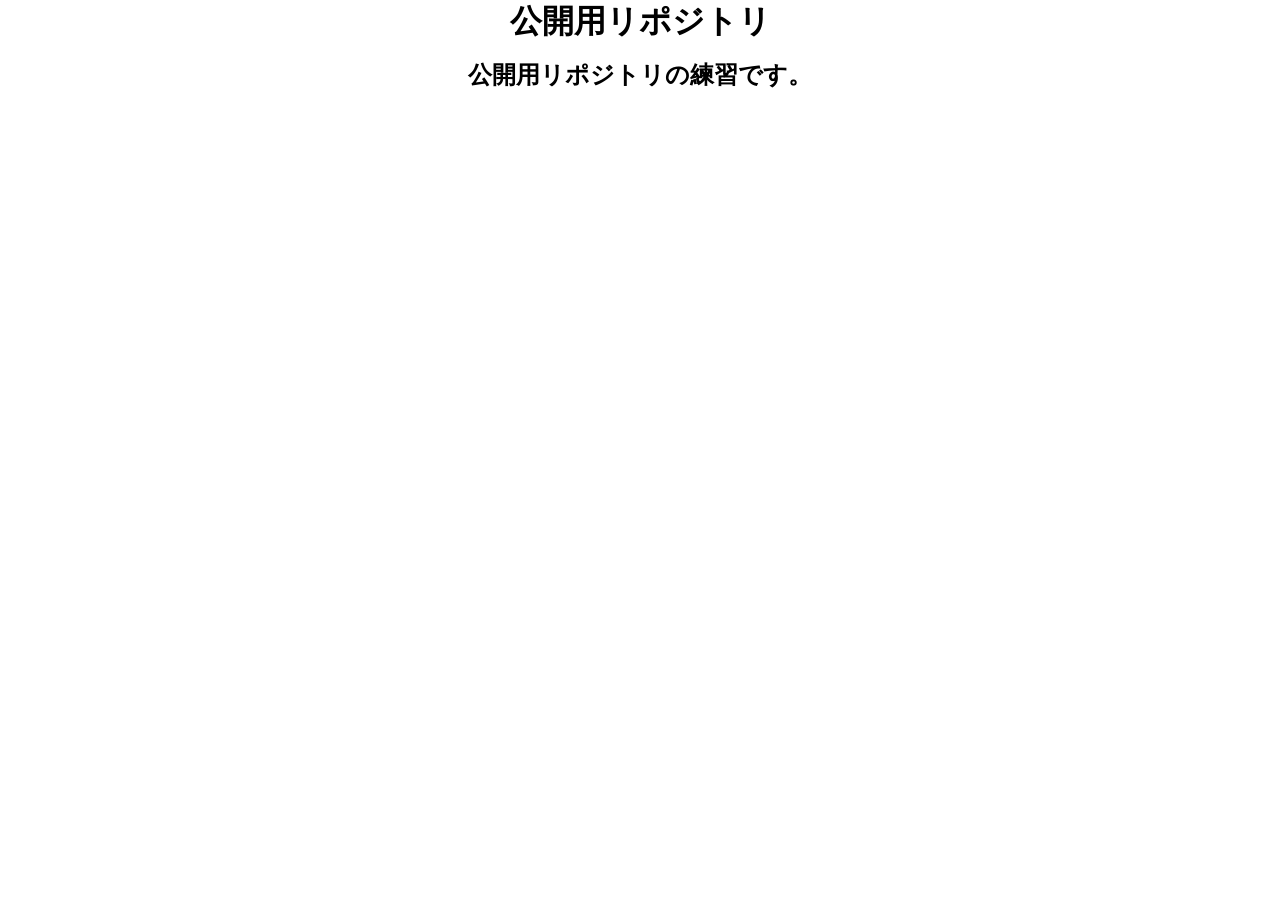
<file: index.html>
<!DOCTYPE html>
<html lang="ja">

<head>
    <meta charset="UTF-8">
    <meta name="viewport" content="width=device-width, initial-scale=1.0">
    <title>公開用リポジトリ</title>
    <link rel="stylesheet" href="css/style.css">
</head>

<body>
    <div class="particle-layer" aria-hidden="true"></div>
    <h1>公開用リポジトリ</h1>
    <h2>公開用リポジトリの練習です。</h2>
    <script>
        const particleLayer = document.querySelector('.particle-layer');
        const colors = [
            'var(--particle-orange)',
            'var(--particle-yellow)',
            'var(--particle-green)',
        ];
        const maxParticles = 70;
        let lastParticleTime = 0;

        function createParticle(x, y) {
            if (particleLayer.childElementCount >= maxParticles) {
                particleLayer.firstElementChild?.remove();
            }

            const particle = document.createElement('span');
            const size = 10 + Math.random() * 38;
            const angle = Math.random() * Math.PI * 2;
            const distance = 35 + Math.random() * 115;
            const duration = 1800 + Math.random() * 1400;
            const color = colors[Math.floor(Math.random() * colors.length)];

            particle.className = 'particle';
            particle.style.width = `${size}px`;
            particle.style.height = `${size}px`;
            particle.style.backgroundColor = `color-mix(in srgb, ${color} ${Math.round((0.55 + Math.random() * 0.3) * 100)}%, transparent)`;
            particle.style.left = `${x - size / 2}px`;
            particle.style.top = `${y - size / 2}px`;
            particleLayer.append(particle);

            const driftX = Math.cos(angle) * distance;
            const driftY = Math.sin(angle) * distance;
            const animation = particle.animate(
                [
                    { transform: 'translate(0, 0) scale(1)', opacity: 0.9 },
                    { transform: `translate(${driftX}px, ${driftY}px) scale(0.15)`, opacity: 0 },
                ],
                { duration, easing: 'cubic-bezier(0.16, 1, 0.3, 1)', fill: 'forwards' },
            );

            animation.onfinish = () => particle.remove();
        }

        if (!window.matchMedia('(prefers-reduced-motion: reduce)').matches) {
            document.addEventListener('pointermove', (event) => {
                const now = performance.now();
                if (now - lastParticleTime < 18) return;

                lastParticleTime = now;
                createParticle(event.clientX, event.clientY);
            });
        }
    </script>
</body>

</html>
</file>
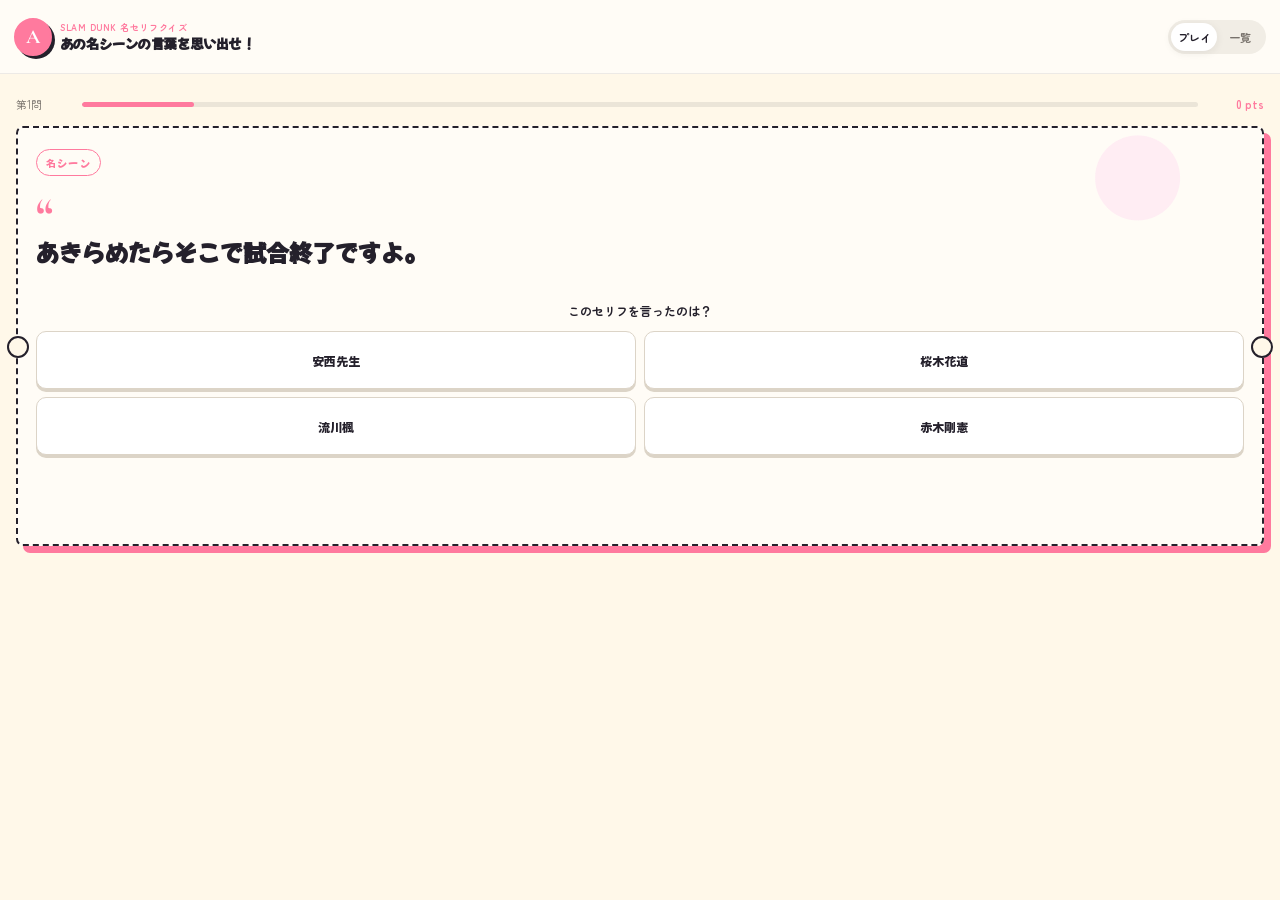
<file: anime/index.html>
<!DOCTYPE html>
<html lang="ja">
<head>
    <meta charset="UTF-8">
    <meta name="viewport" content="width=device-width, initial-scale=1.0">
    <title>アニメのセリフクイズ</title>
    <link rel="preconnect" href="https://fonts.googleapis.com">
    <link rel="preconnect" href="https://fonts.gstatic.com" crossorigin>
    <link href="https://fonts.googleapis.com/css2?family=Cormorant+Garamond:wght@600;700&family=Kiwi+Maru:wght@400;500&family=Mochiy+Pop+One&family=Shippori+Mincho:wght@400;600&family=Zen+Maru+Gothic:wght@400;500;700&display=swap" rel="stylesheet">
    <link rel="stylesheet" href="css/style.css">
</head>
<body>
    <div class="app-shell" id="appShell">
        <header class="app-header">
            <div class="brand">
                <span class="brand-mark" aria-hidden="true">A</span>
                <div>
                    <p class="brand-kicker">SLAM DUNK 名セリフクイズ</p>
                    <h1>あの名シーンの言葉を思い出せ！</h1>
                </div>
            </div>
            <div class="header-actions">
                <div class="mode-switch" aria-label="表示モード">
                    <button type="button" class="mode-button active" id="playModeButton" aria-pressed="true">プレイ</button>
                    <button type="button" class="mode-button" id="listModeButton" aria-pressed="false">一覧</button>
                </div>
            </div>
        </header>

        <main class="app-main" id="appMain">
            <section class="play-view" id="playView" aria-live="polite">
                <div class="progress-row">
                    <span id="questionNumber">第1問</span>
                    <div class="progress-track" aria-hidden="true"><span id="progressBar"></span></div>
                    <strong id="scoreText">0 pts</strong>
                </div>

                <article class="quiz-card ticket-frame" id="quizCard">
                    <div class="scene-label"><span>名シーン</span></div>
                    <p class="quote-mark" aria-hidden="true">“</p>
                    <h2 class="quote" id="quoteText"></h2>
                    <p class="question">このセリフを言ったのは？</p>
                    <div class="answer-grid" id="answerGrid"></div>
                    <div class="feedback" id="feedback" hidden>
                        <div class="feedback-heading">
                            <strong id="feedbackTitle"></strong>
                            <span id="comboText"></span>
                        </div>
                        <p id="explanationText"></p>
                        <button type="button" class="next-button" id="nextButton">次の問題へ</button>
                    </div>
                </article>

                <section class="result-card" id="resultCard" hidden>
                    <p class="result-kicker">FINAL RESULT</p>
                    <h2>クイズ終了！</h2>
                    <div class="result-score-ring">
                        <strong id="finalScore">0</strong>
                        <span>点 / 1000点</span>
                    </div>
                    <p class="result-detail" id="resultDetail">正解数：0 / 10問</p>
                    <button type="button" class="restart-button" id="restartButton">もう一度挑戦</button>
                </section>
            </section>

            <section class="list-view" id="listView" hidden>
                <div class="list-heading">
                    <div>
                        <p>SLAM DUNK</p>
                        <h2>名セリフ問題集</h2>
                    </div>
                    <strong id="resultScore">0 / 3 正解</strong>
                </div>
                <div class="question-list" id="questionList"></div>
            </section>
        </main>

    </div>
    <script src="js/script.js"></script>
</body>
</html>
</file>
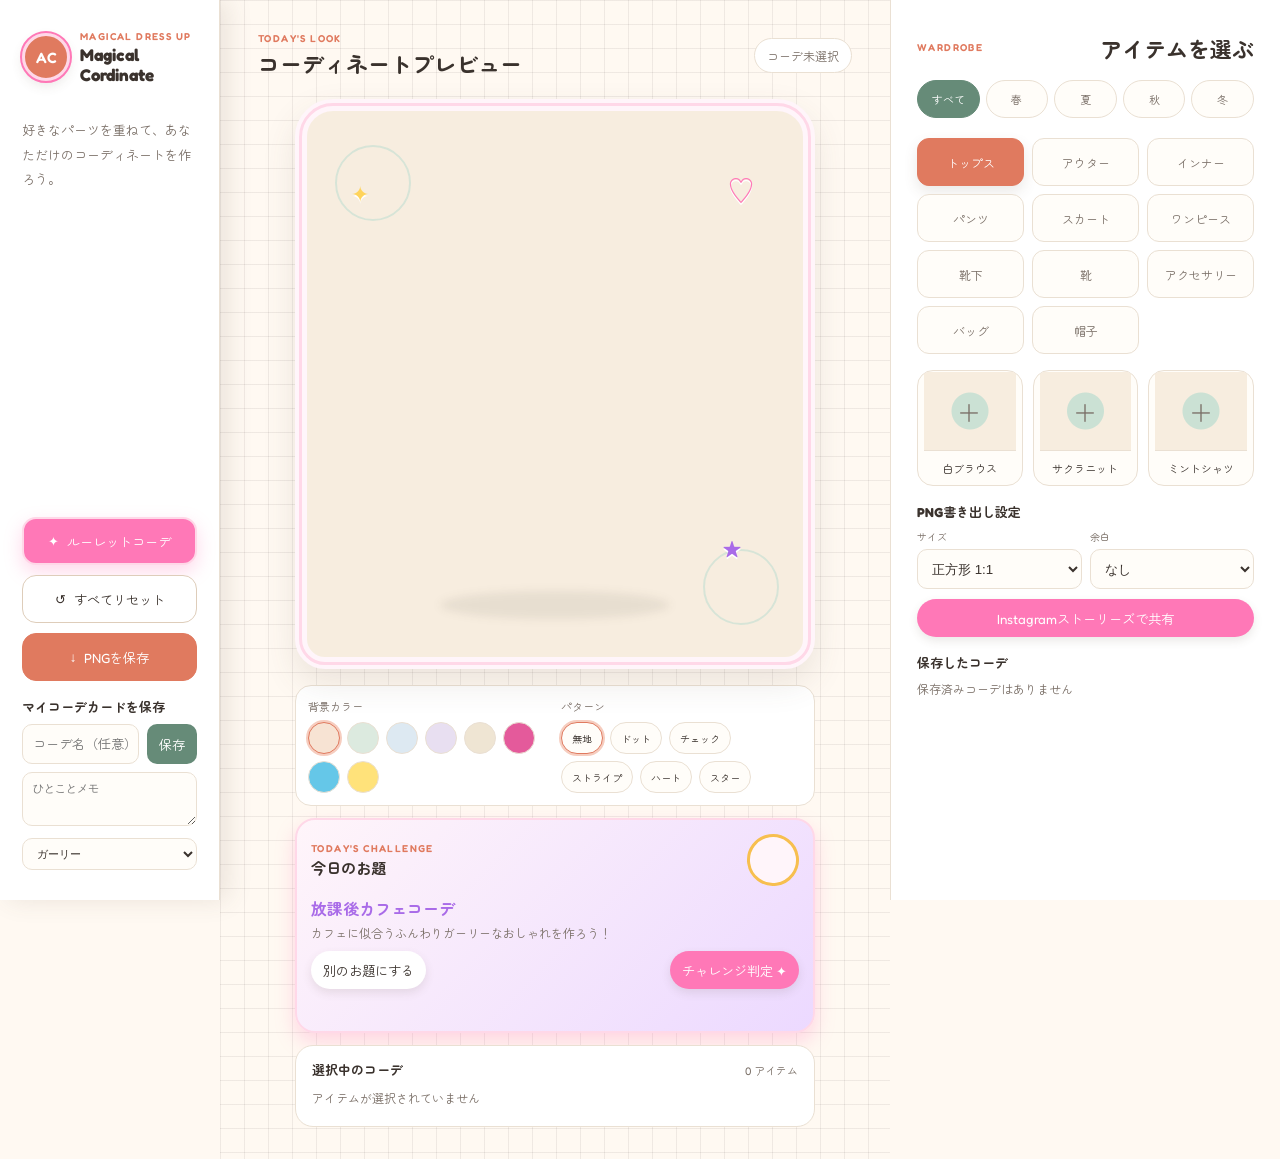
<file: cordinate/index.html>
<!DOCTYPE html>
<html lang="ja">
<head>
    <meta charset="UTF-8">
    <meta name="viewport" content="width=device-width, initial-scale=1.0">
    <meta name="theme-color" content="#FFF9F2">
    <title>Magical Cordinate</title>
    <link rel="preconnect" href="https://fonts.googleapis.com">
    <link rel="preconnect" href="https://fonts.gstatic.com" crossorigin>
    <link href="https://fonts.googleapis.com/css2?family=Fredoka:wght@400;500;600&family=Zen+Maru+Gothic:wght@400;500;700&display=display" rel="stylesheet">
    <link rel="stylesheet" href="css/style.css">
</head>
<body>
    <div class="app-shell">
        <aside class="sidebar" aria-label="アプリ操作">
            <header class="brand">
                <div class="brand-mark" aria-hidden="true">AC</div>
                <div>
                    <p class="brand-kicker">MAGICAL DRESS UP</p>
                    <h1>Magical Cordinate</h1>
                </div>
            </header>
            <p class="app-description">好きなパーツを重ねて、あなただけのコーディネートを作ろう。</p>

            <div class="sidebar-actions">
                <button class="action-button random-button" id="randomButton" type="button">
                    <span aria-hidden="true">✦</span>
                    <span>ルーレットコーデ</span>
                </button>
                <button class="action-button reset-button" id="resetButton" type="button">
                    <span aria-hidden="true">↺</span>
                    <span>すべてリセット</span>
                </button>
                <button class="action-button download-button" id="downloadButton" type="button">
                    <span aria-hidden="true">↓</span>
                    <span>PNGを保存</span>
                </button>
            </div>

            <section class="save-panel" aria-labelledby="saveHeading">
                <h2 id="saveHeading">マイコーデカードを保存</h2>
                <div class="save-row">
                    <input id="saveName" type="text" maxlength="30" placeholder="コーデ名（任意）">
                    <button id="saveButton" type="button">保存</button>
                </div>
                <textarea id="saveMemo" maxlength="60" placeholder="ひとことメモ"></textarea>
                <select id="saveTaste" aria-label="テイスト">
                    <option value="ガーリー">ガーリー</option>
                    <option value="ポップ">ポップ</option>
                    <option value="カフェ">カフェ</option>
                    <option value="ステージ">ステージ</option>
                    <option value="ピクニック">ピクニック</option>
                </select>
            </section>
        </aside>

        <main class="preview-panel">
            <div class="preview-heading">
                <div>
                    <p class="section-kicker">TODAY'S LOOK</p>
                    <h2>コーディネートプレビュー</h2>
                </div>
                <span class="preview-status" id="previewStatus">トップス未選択</span>
            </div>

            <section class="preview-frame" aria-label="着せ替えプレビュー">
                <span class="stage-sparkle sparkle-one" aria-hidden="true">✦</span>
                <span class="stage-sparkle sparkle-two" aria-hidden="true">♡</span>
                <span class="stage-sparkle sparkle-three" aria-hidden="true">★</span>
                <div class="frame-decoration frame-decoration-left" aria-hidden="true"></div>
                <div class="frame-decoration frame-decoration-right" aria-hidden="true"></div>
                <div class="character-stage" id="characterStage" aria-live="polite">
                    <div class="clothing-layers" id="clothingLayers"></div>
                </div>
            </section>

            <section class="appearance-controls" aria-label="背景設定">
                <div class="control-group">
                    <span class="control-label">背景カラー</span>
                    <div class="color-options" id="backgroundOptions"></div>
                </div>
                <div class="control-group">
                    <span class="control-label">パターン</span>
                    <div class="pattern-options" id="patternOptions"></div>
                </div>
            </section>

            <section class="challenge-panel" aria-labelledby="challengeHeading">
                <div class="challenge-heading">
                    <div>
                        <p class="section-kicker">TODAY'S CHALLENGE</p>
                        <h3 id="challengeHeading">今日のお題</h3>
                    </div>
                    <span class="challenge-stamp" id="challengeStamp" aria-live="polite"></span>
                </div>
                <div class="challenge-content">
                    <strong id="challengeTitle"></strong>
                    <p id="challengeDescription"></p>
                </div>
                <div class="challenge-actions">
                    <button id="nextChallengeButton" type="button">別のお題にする</button>
                    <button id="judgeChallengeButton" type="button">チャレンジ判定 ✦</button>
                </div>
                <div class="challenge-result" id="challengeResult" aria-live="polite"></div>
            </section>

            <section class="selected-panel" aria-labelledby="selectedHeading">
                <div class="selected-heading-row">
                    <h3 id="selectedHeading">選択中のコーデ</h3>
                    <span id="selectedCount">0 アイテム</span>
                </div>
                <div class="selected-list" id="selectedList"></div>
            </section>
        </main>

        <aside class="wardrobe-panel" aria-label="コーディネートパーツ">
            <div class="wardrobe-heading">
                <p class="section-kicker">WARDROBE</p>
                <h2>アイテムを選ぶ</h2>
            </div>
            <div class="season-tabs" id="seasonTabs" role="tablist" aria-label="季節"></div>
            <div class="category-tabs" id="categoryTabs" role="tablist" aria-label="アイテムカテゴリー"></div>
            <div class="parts-grid" id="partsGrid" role="tabpanel"></div>
            <section class="export-panel" aria-labelledby="exportHeading">
                <h3 id="exportHeading">PNG書き出し設定</h3>
                <div class="export-row">
                    <label>サイズ
                        <select id="exportRatio">
                            <option value="square">正方形 1:1</option>
                            <option value="portrait">SNS縦長 4:5</option>
                            <option value="story">縦長 9:16</option>
                            <option value="standard">標準 16:9</option>
                        </select>
                    </label>
                    <label>余白
                        <select id="exportPadding">
                            <option value="none">なし</option>
                            <option value="narrow">狭め</option>
                            <option value="wide">広め</option>
                        </select>
                    </label>
                </div>
                <button class="story-share-button" id="storyShareButton" type="button">Instagramストーリーズで共有</button>
            </section>
            <section class="saved-panel" aria-labelledby="savedHeading">
                <h3 id="savedHeading">保存したコーデ</h3>
                <div class="saved-list" id="savedList"></div>
            </section>
        </aside>
    </div>

    <div class="share-modal" id="shareModal" role="dialog" aria-modal="true" aria-labelledby="shareModalTitle" hidden>
        <div class="share-modal-card">
            <button class="share-modal-close" id="shareModalClose" type="button" aria-label="閉じる">×</button>
            <span class="share-modal-icon" aria-hidden="true">♡</span>
            <h2 id="shareModalTitle">ストーリーズ投稿ガイド</h2>
            <p>1. Instagramを開く<br>2. 新規ストーリーを選ぶ<br>3. 保存した画像をカメラロールから選択</p>
            <button id="shareModalDownload" type="button">画像を再ダウンロード</button>
        </div>
    </div>

    <canvas id="exportCanvas" width="720" height="900" hidden></canvas>
    <script src="js/script.js"></script>
</body>
</html>
</file>
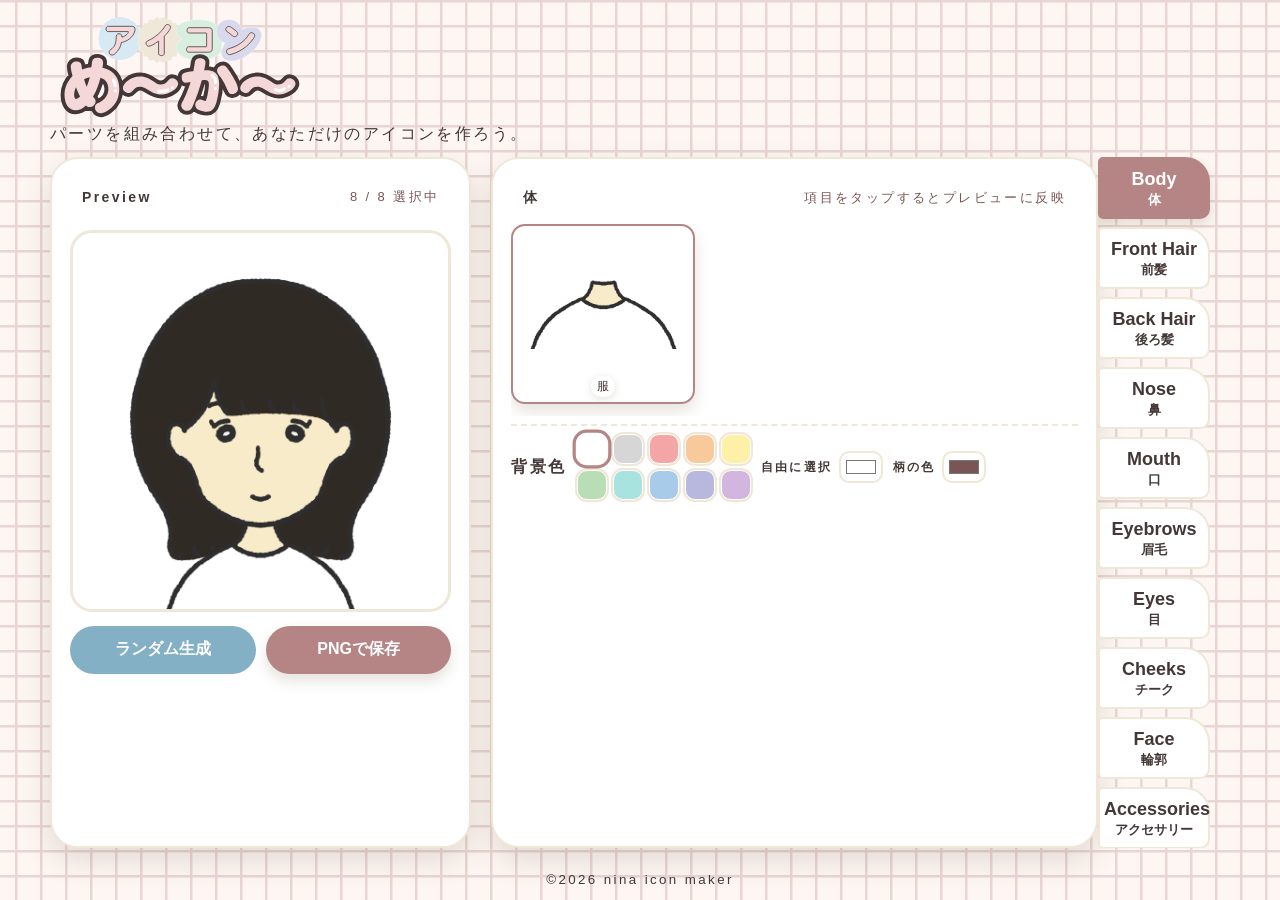
<file: icon_maker/index.html>
<!DOCTYPE html>
<html lang="ja">

<head>
    <meta charset="UTF-8">
    <meta name="viewport" content="width=device-width, initial-scale=1.0">
    <meta name="description" content="パーツを組み合わせて、あなただけのアイコンを作ろう。背景や柄も選んでPNGで保存できます。">
    <meta name="application-name" content="アイコンめ～か～">
    <meta name="apple-mobile-web-app-title" content="アイコンめ～か～">
    <meta name="theme-color" content="#fff0a8">
    <title>アイコンめ～か～｜icon maker</title>
    <link rel="manifest" href="site.webmanifest">
    <link rel="icon" type="image/svg+xml" href="img/favicon.svg">
    <link rel="icon" type="image/png" sizes="32x32" href="img/favicon.png">
    <link rel="apple-touch-icon" sizes="180x180" href="img/apple-touch-icon.png">
    <meta property="og:type" content="website">
    <meta property="og:site_name" content="アイコンめ～か～">
    <meta property="og:title" content="アイコンめ～か～｜icon maker">
    <meta property="og:description" content="パーツを組み合わせて、あなただけのアイコンを作ろう。背景や柄も選んでPNGで保存できます。">
    <meta property="og:url" content="https://isbsmoer.github.io/icon_maker/">
    <meta property="og:image" content="https://isbsmoer.github.io/icon_maker/img/icon-512.png">
    <meta property="og:image:alt" content="アイコンめ～か～のアプリアイコン">
    <meta name="twitter:card" content="summary">
    <meta name="twitter:title" content="アイコンめ～か～｜icon maker">
    <meta name="twitter:description" content="パーツを組み合わせて、あなただけのアイコンを作ろう。背景や柄も選んでPNGで保存できます。">
    <meta name="twitter:image" content="https://isbsmoer.github.io/icon_maker/img/icon-512.png">
    <link rel="preconnect" href="https://fonts.googleapis.com">
    <link rel="preconnect" href="https://fonts.gstatic.com" crossorigin>
    <link href="https://fonts.googleapis.com/css2?family=Kosugi+Maru&family=Rubik+Bubbles&display=swap"
        rel="stylesheet">
    <link rel="stylesheet" href="css/style.css">
</head>

<body>
    <main class="app-shell">
        <header class="title-area">
            <h1><img src="img/icon_maker_logo.svg" alt="アイコンメーカーロゴ"></h1>
            <p>パーツを組み合わせて、あなただけのアイコンを作ろう。</p>
        </header>

        <section class="maker-layout" aria-label="アイコン作成エリア">
            <aside class="preview-panel">
                <div class="preview-heading">
                    <h2>Preview</h2>
                    <span id="selectionCount" class="selection-count">0 / 9 選択中</span>
                </div>
                <div id="previewBox" class="preview-box" aria-label="アイコンプレビュー">
                    <div id="previewEmpty" class="preview-empty">
                        パーツを選んで<br>アイコンを作ろう
                    </div>
                </div>

                <div class="action-area">
                    <button id="randomButton" class="button button-secondary" type="button">ランダム生成</button>
                    <button id="saveButton" class="button button-primary" type="button">PNGで保存</button>
                </div>
            </aside>

            <nav id="categoryTabs" class="category-tabs" aria-label="パーツカテゴリ"></nav>

            <section class="parts-panel">
                <div class="parts-header">
                    <h2 id="categoryTitle">パーツを選択</h2>
                    <span id="categoryHint" class="category-hint">項目をタップするとプレビューに反映</span>
                </div>

                <div id="partsGrid" class="parts-grid" aria-live="polite"></div>

                <div class="background-options">
                    <h3>背景色</h3>
                    <div id="backgroundPalette" class="background-palette" aria-label="背景色パレット"></div>
                    <label class="color-picker-label" for="backgroundPicker">
                        <span>自由に選択</span>
                        <input id="backgroundPicker" type="color" value="#ffffff">
                    </label>
                    <label class="color-picker-label" for="patternColorPicker">
                        <span>柄の色</span>
                        <input id="patternColorPicker" type="color" value="#7a5555">
                    </label>
                </div>
            </section>
        </section>
    </main>

    <div id="warningModal" class="modal" role="dialog" aria-modal="true" aria-labelledby="modalTitle"
        aria-hidden="true">
        <div class="modal-backdrop" data-close-modal></div>
        <div class="modal-card">
            <div class="modal-icon" aria-hidden="true">!</div>
            <h2 id="modalTitle">パーツが足りません</h2>
            <p id="modalMessage">必要なパーツを選択してから保存してください。</p>
            <div id="missingParts" class="missing-parts"></div>
            <button id="modalClose" class="button button-primary" type="button">パーツを選ぶ</button>
        </div>
    </div>

    <footer>
        <p><small>&copy;2026 nina icon maker</small></p>
    </footer>

    <script src="js/script.js"></script>
</body>

</html>
</file>
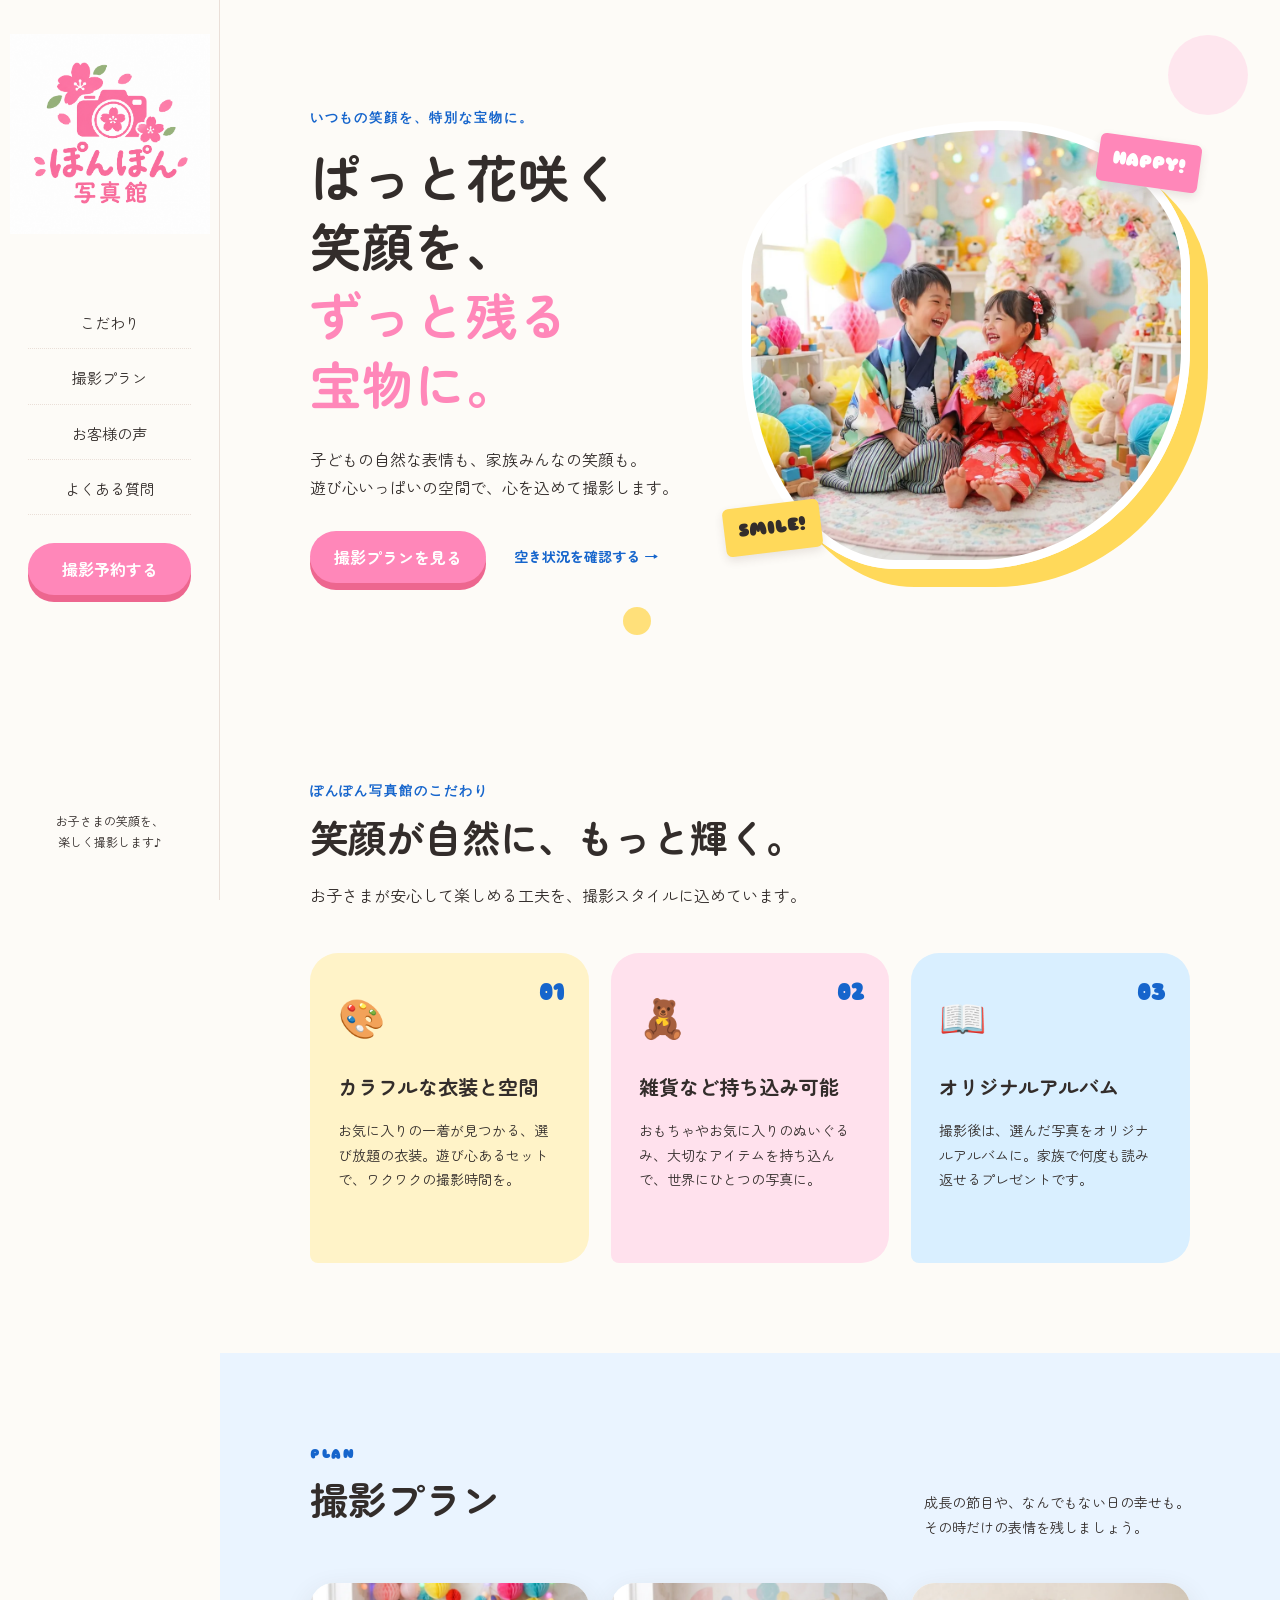
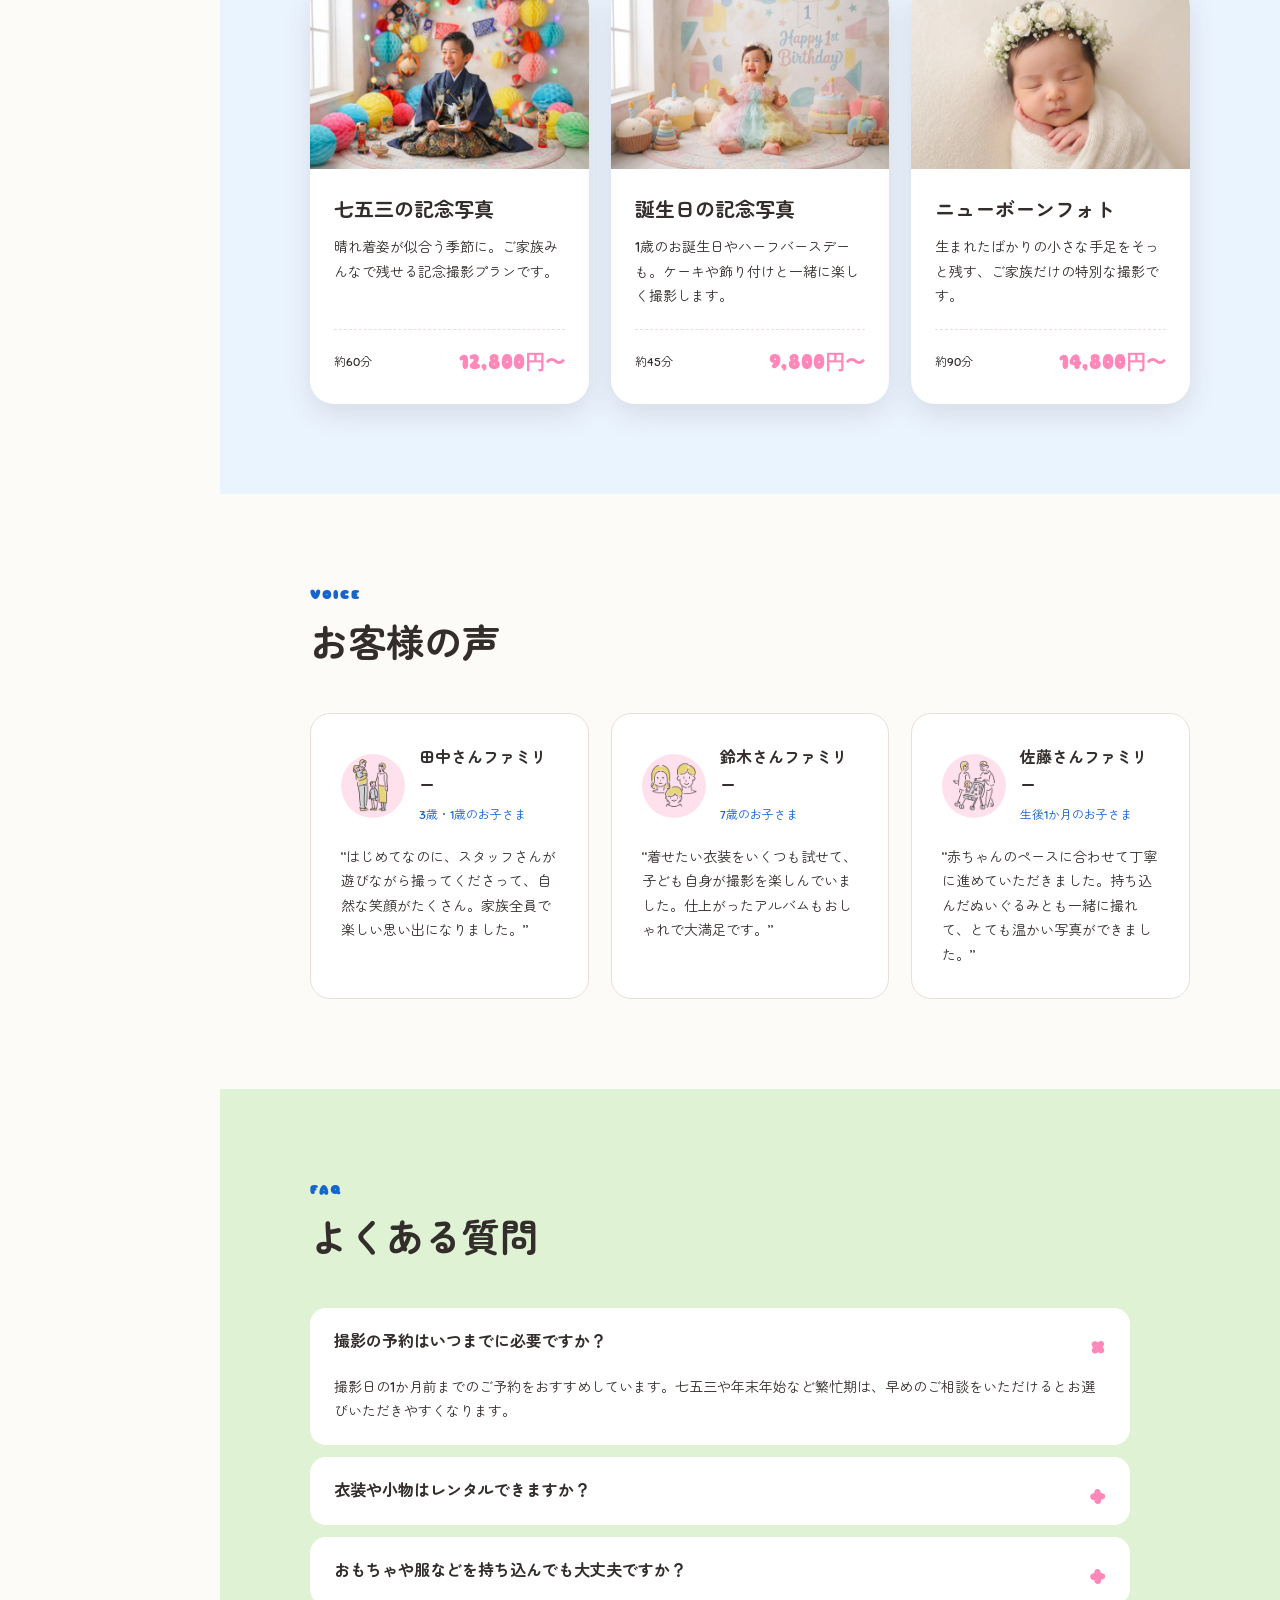
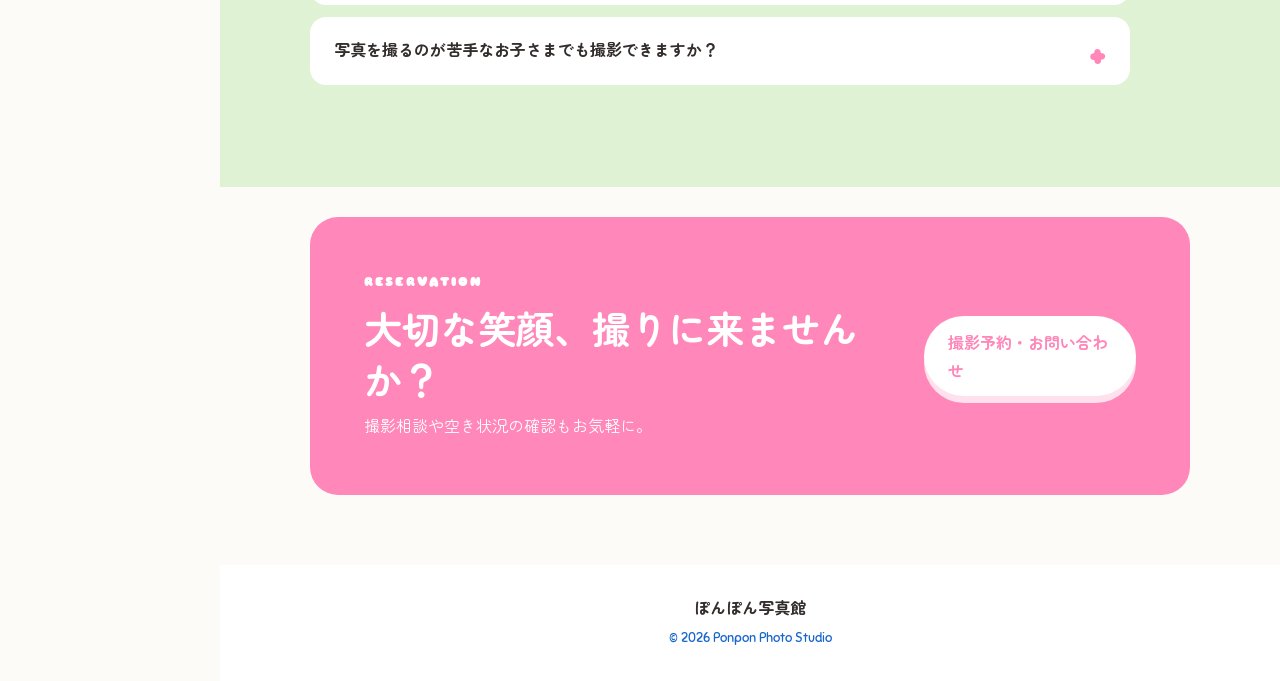
<file: lp_01/index.html>
<!DOCTYPE html>
<html lang="ja">

<head>
    <meta charset="UTF-8">
    <meta name="viewport" content="width=device-width, initial-scale=1.0">
    <meta name="description" content="子どもの笑顔を自由に、楽しく撮影できるフォトスタジオです。七五三、誕生日、ニューボーンフォトなど、成長の瞬間を記録します。">
    <title>ぽんぽん写真館 | 子どもの記念写真スタジオ</title>
    <link rel="preconnect" href="https://fonts.googleapis.com">
<link rel="preconnect" href="https://fonts.gstatic.com" crossorigin>
<link href="https://fonts.googleapis.com/css2?family=Sniglet:wght@400;800&family=Zen+Maru+Gothic&display=swap" rel="stylesheet">
    <link rel="stylesheet" href="css/style.css">
</head>

<body>
    <aside class="sidebar" aria-label="サイトメニュー">
        <a class="logo" href="#top" aria-label="ぽんぽん写真館トップ">
            <img src="img/logo.svg" alt="ロゴ">
        </a>
        <nav class="side-nav" aria-label="主要ナビゲーション">
            <a href="#features">こだわり</a>
            <a href="#plans">撮影プラン</a>
            <a href="#voices">お客様の声</a>
            <a href="#faq">よくある質問</a>
        </nav>
        <a class="button side-cta" href="#contact">撮影予約する</a>
        <p class="sidebar-note">お子さまの笑顔を、<br>楽しく撮影します♪</p>
    </aside>

    <button class="menu-toggle" type="button" aria-expanded="false" aria-controls="mobile-menu" aria-label="メニューを開く">
        <span></span><span></span><span></span>
    </button>
    <div class="mobile-menu" id="mobile-menu" aria-hidden="true">
        <a href="#features">こだわり</a>
        <a href="#plans">撮影プラン</a>
        <a href="#voices">お客様の声</a>
        <a href="#faq">よくある質問</a>
        <a href="#contact">撮影予約する</a>
    </div>

    <main class="main-content">
        <section class="hero" id="top">
            <div class="hero-copy">
                <p class="eyebrow">いつもの笑顔を、特別な宝物に。</p>
                <h1>ぱっと花咲く<br>笑顔を、<br><span>ずっと残る<br>宝物に。</span></h1>
                <p class="hero-lead">子どもの自然な表情も、家族みんなの笑顔も。<br>遊び心いっぱいの空間で、心を込めて撮影します。</p>
                <div class="hero-actions">
                    <a class="button" href="#plans">撮影プランを見る</a>
                    <a class="text-link" href="#contact">空き状況を確認する →</a>
                </div>
            </div>
            <div class="hero-visual">
                <img src="img/main_visual.webp" alt="笑顔のこどもたちが撮影を楽しむ様子">
                <span class="sticker sticker-pink">HAPPY!</span>
                <span class="sticker sticker-yellow">SMILE!</span>
            </div>
        </section>

        <section class="section features" id="features">
            <div class="section-heading">
                <p class="eyebrow">ぽんぽん写真館のこだわり</p>
                <h2>笑顔が自然に、もっと輝く。</h2>
                <p>お子さまが安心して楽しめる工夫を、撮影スタイルに込めています。</p>
            </div>
            <div class="feature-grid">
                <article class="feature-card card-yellow">
                    <span class="feature-number">01</span>
                    <div class="feature-icon" aria-hidden="true">🎨</div>
                    <h3>カラフルな衣装と空間</h3>
                    <p>お気に入りの一着が見つかる、選び放題の衣装。遊び心あるセットで、ワクワクの撮影時間を。</p>
                </article>
                <article class="feature-card card-pink">
                    <span class="feature-number">02</span>
                    <div class="feature-icon" aria-hidden="true">🧸</div>
                    <h3>雑貨など持ち込み可能</h3>
                    <p>おもちゃやお気に入りのぬいぐるみ、大切なアイテムを持ち込んで、世界にひとつの写真に。</p>
                </article>
                <article class="feature-card card-blue">
                    <span class="feature-number">03</span>
                    <div class="feature-icon" aria-hidden="true">📖</div>
                    <h3>オリジナルアルバム</h3>
                    <p>撮影後は、選んだ写真をオリジナルアルバムに。家族で何度も読み返せるプレゼントです。</p>
                </article>
            </div>
        </section>

        <section class="section plans" id="plans">
            <div class="section-heading heading-row">
                <div>
                    <p class="eyebrow">PLAN</p>
                    <h2>撮影プラン</h2>
                </div>
                <p>成長の節目や、なんでもない日の幸せも。<br>その時だけの表情を残しましょう。</p>
            </div>
            <div class="plan-grid" id="plan-list" aria-live="polite"></div>
        </section>

        <section class="section voices" id="voices">
            <div class="section-heading">
                <p class="eyebrow">VOICE</p>
                <h2>お客様の声</h2>
            </div>
            <div class="voice-grid" id="voice-list" aria-live="polite"></div>
        </section>

        <section class="section faq-section" id="faq">
            <div class="section-heading">
                <p class="eyebrow">FAQ</p>
                <h2>よくある質問</h2>
            </div>
            <div class="faq-list" id="faq-list"></div>
        </section>

        <section class="contact" id="contact">
            <div>
                <p class="eyebrow">RESERVATION</p>
                <h2>大切な笑顔、撮りに来ませんか？</h2>
                <p>撮影相談や空き状況の確認もお気軽に。</p>
            </div>
            <a class="button button-white" href="mailto:hello@ponpon-photo.example">撮影予約・お問い合わせ</a>
        </section>
        <footer>
            <p>ぽんぽん写真館</p><small>&copy; 2026 Ponpon Photo Studio</small>
        </footer>
    </main>
    <script src="js/script.js"></script>
</body>

</html>
</file>
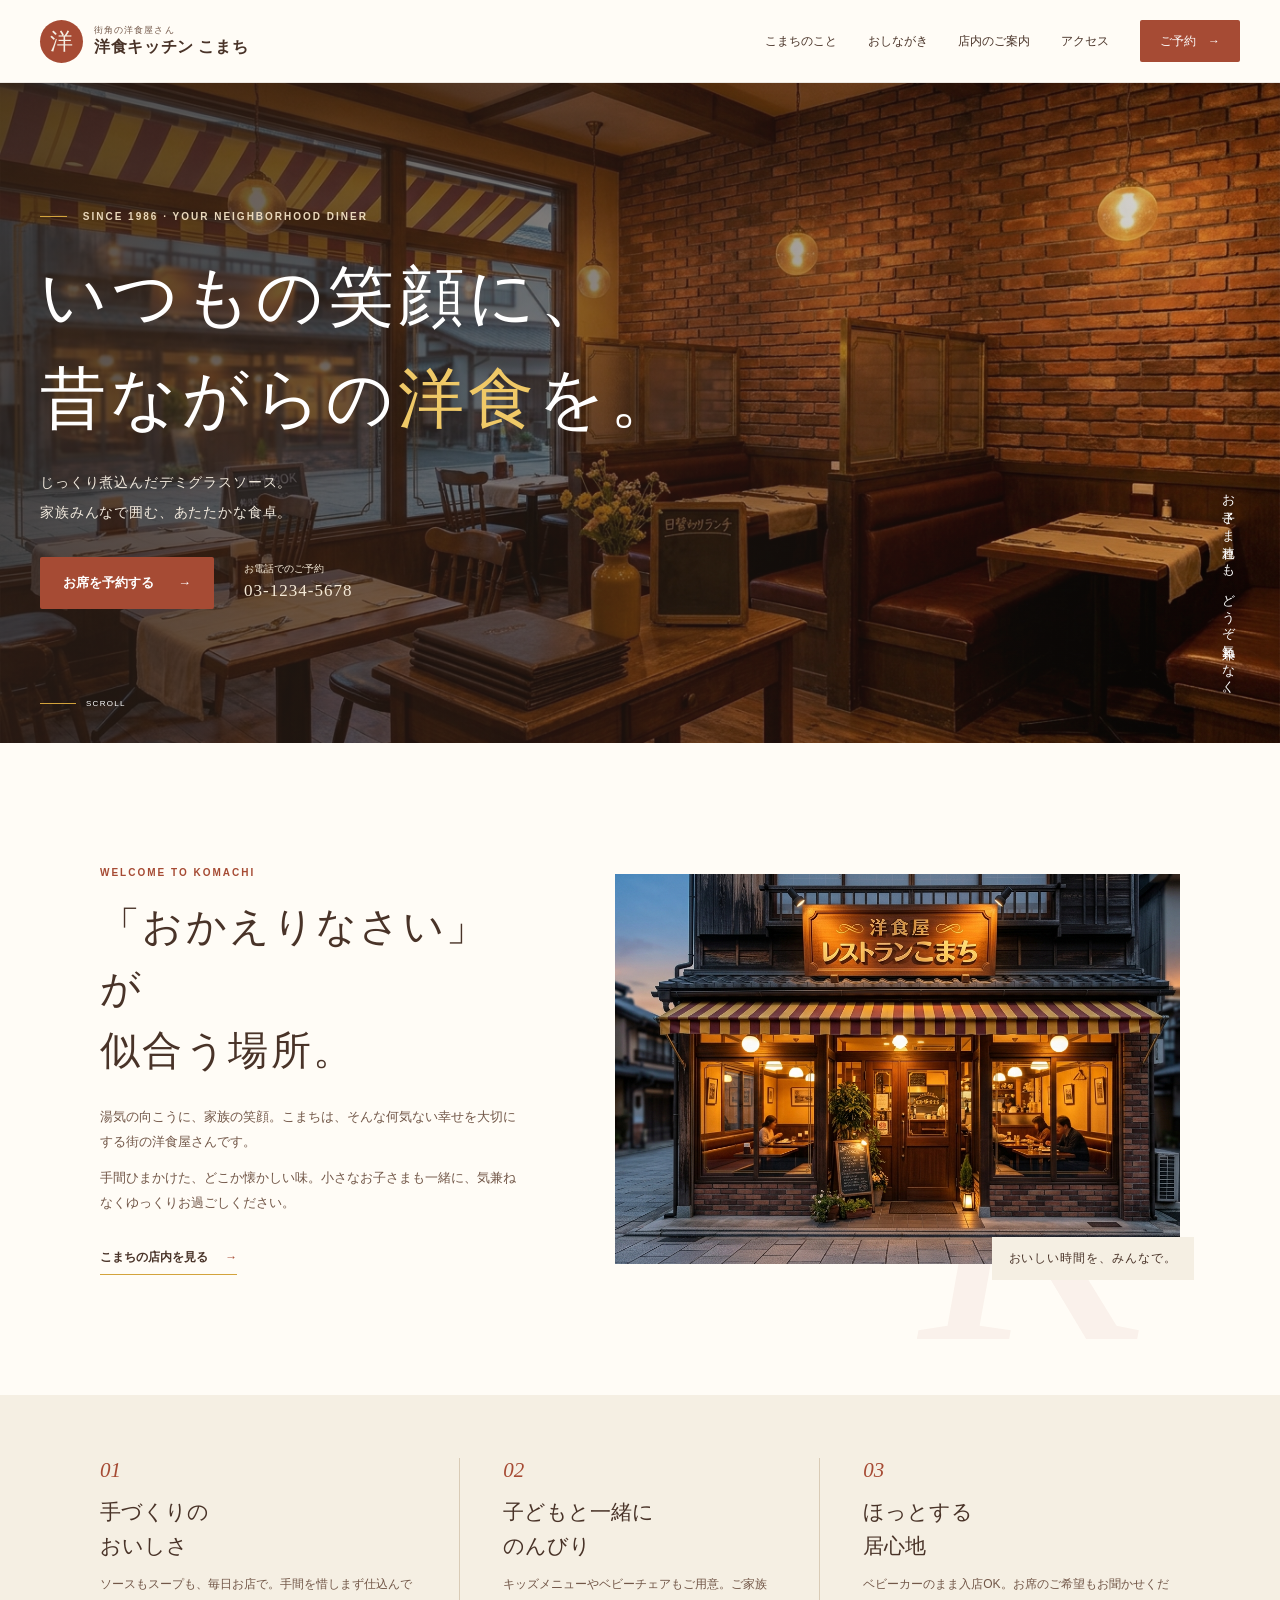
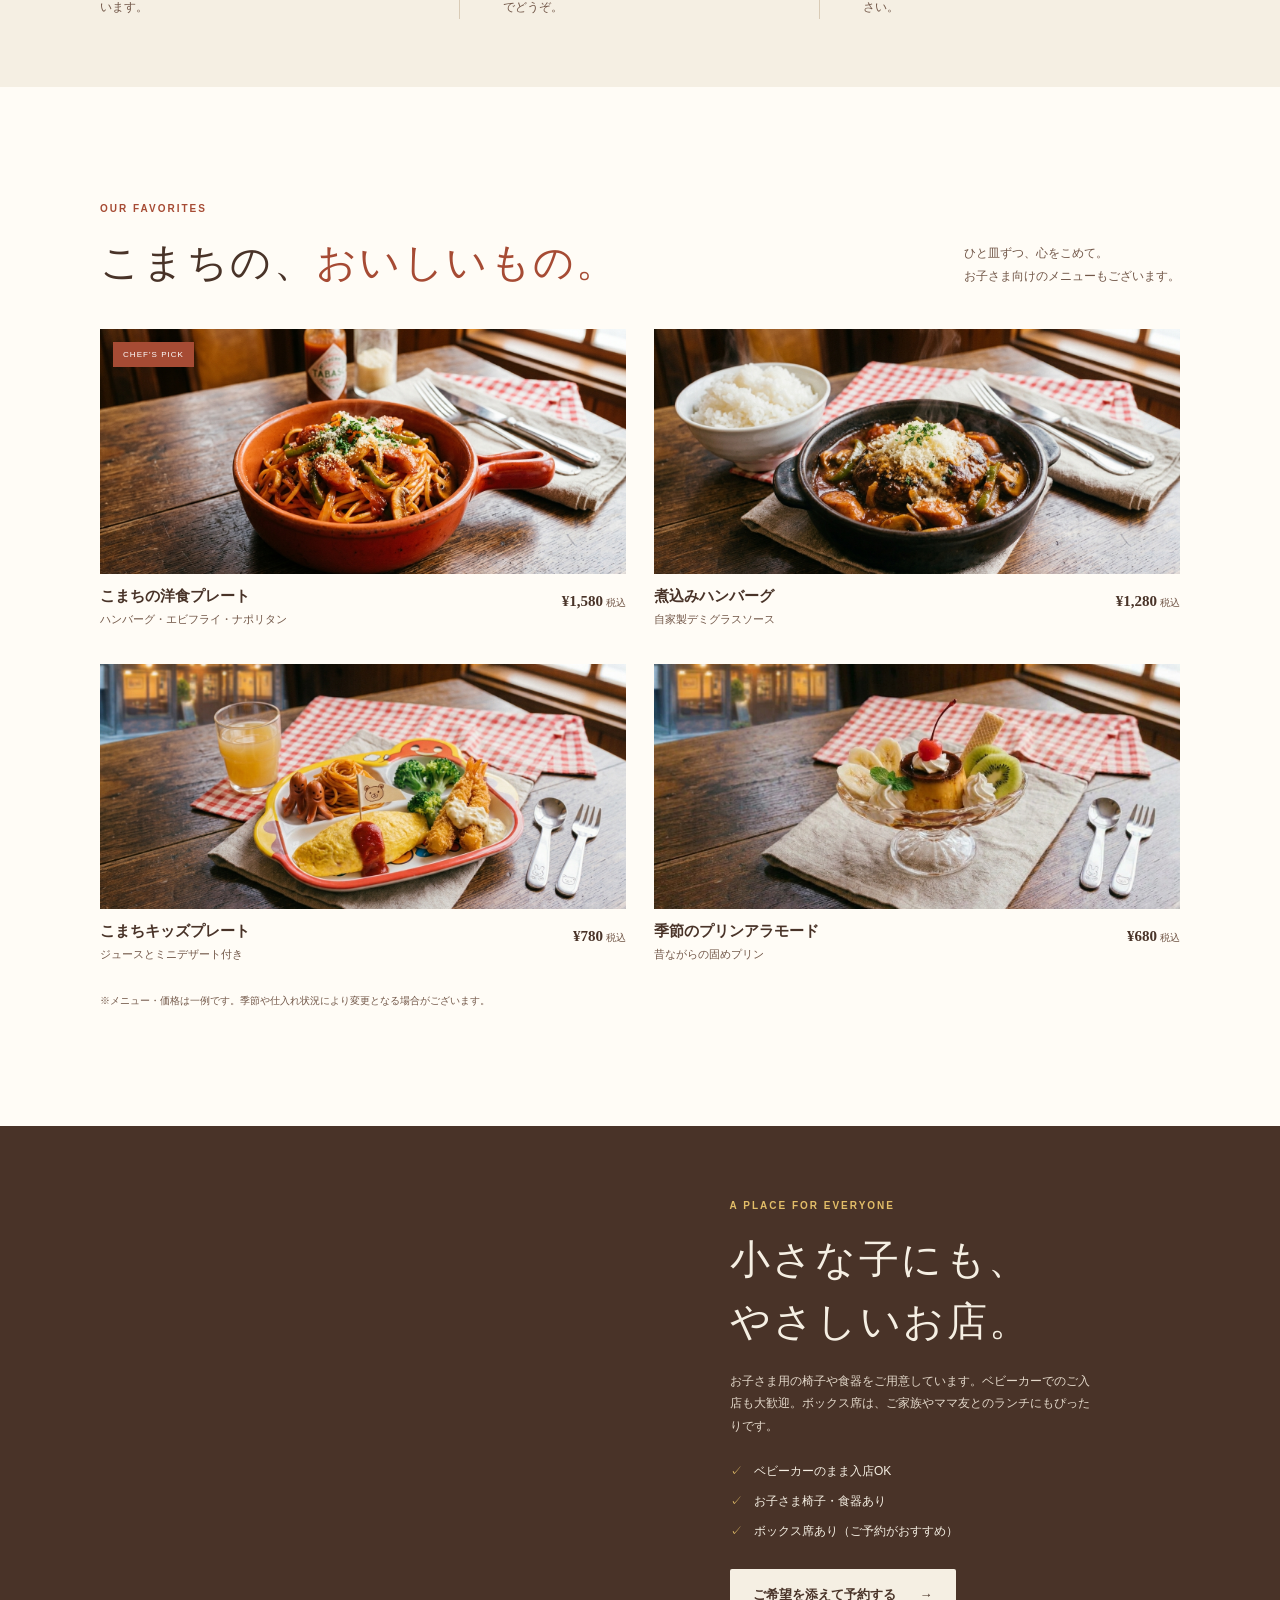
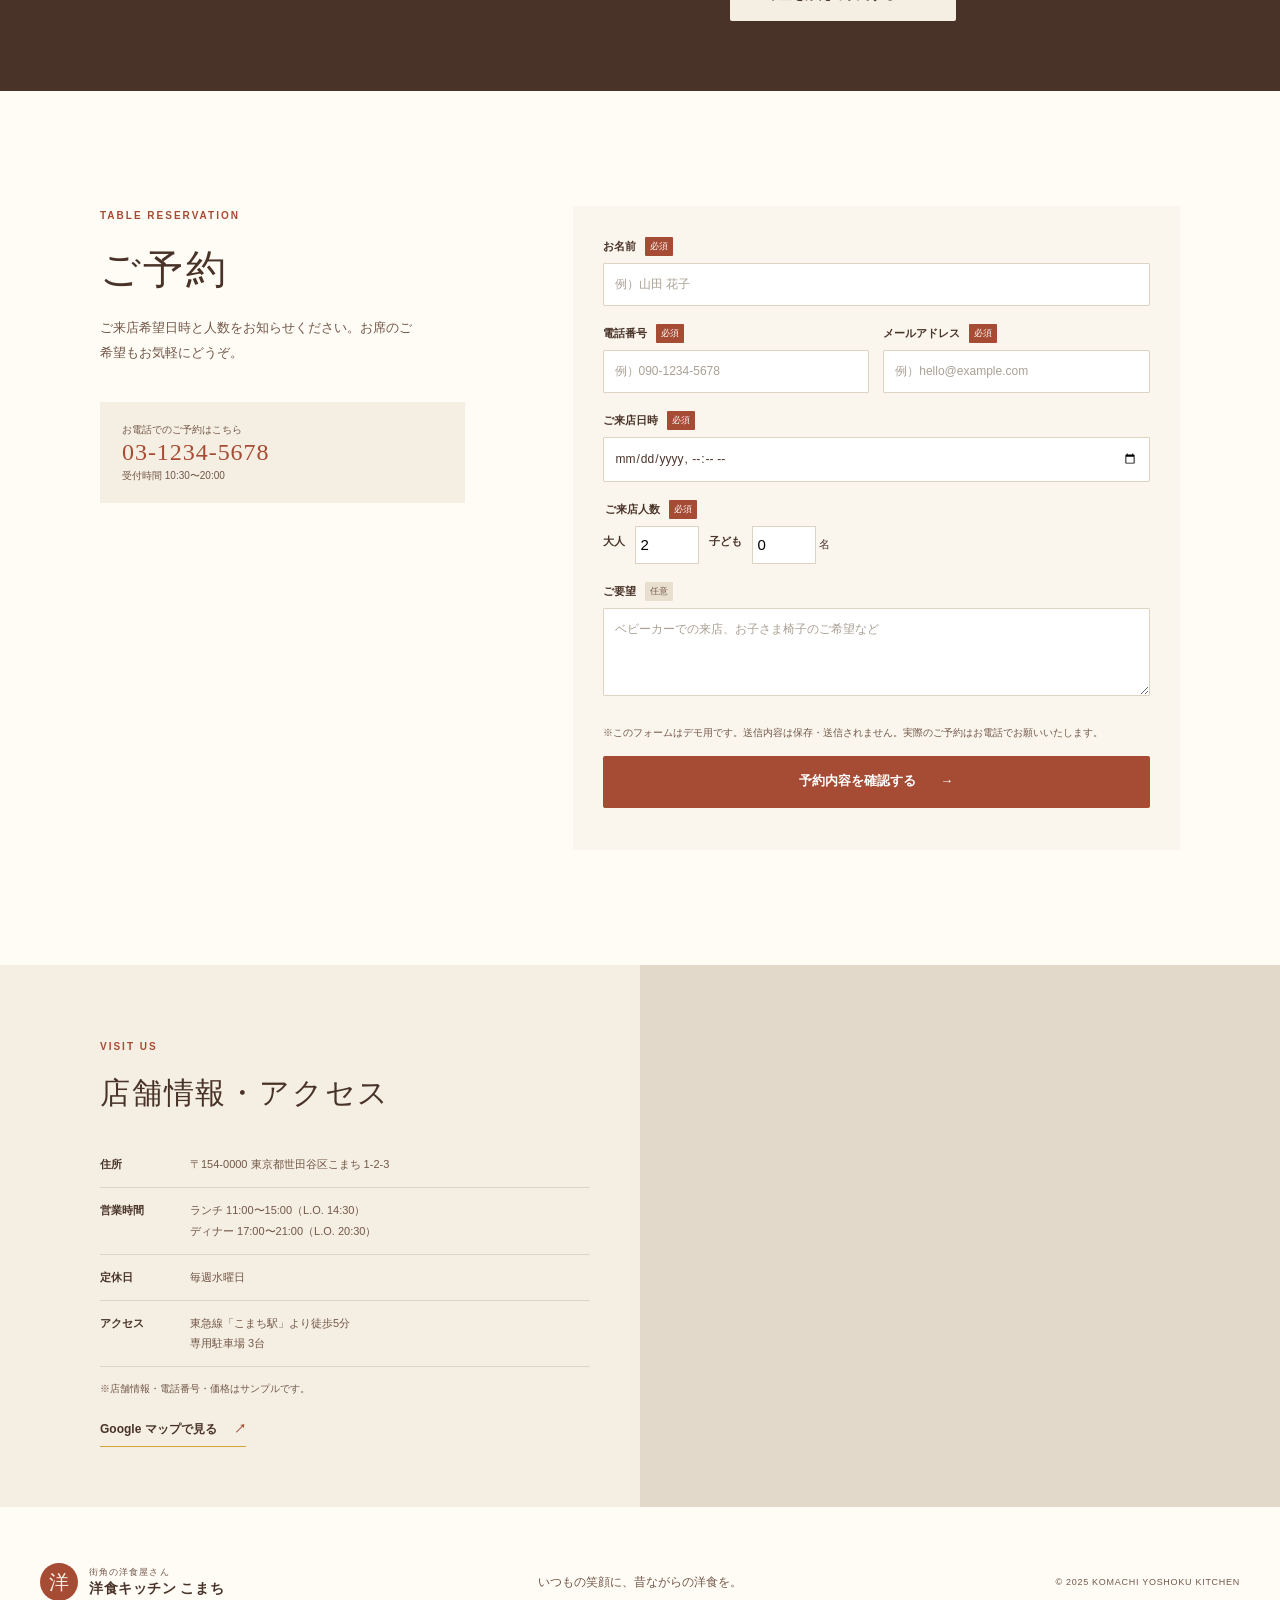
<file: restaurant/index.html>
<!doctype html>
<html lang="ja">
<head>
  <meta charset="utf-8">
  <meta name="viewport" content="width=device-width, initial-scale=1">
  <meta name="theme-color" content="#f5efe3">
  <meta name="description" content="洋食キッチン こまち。昔ながらの洋食と、家族みんなでくつろげるあたたかな時間をお届けします。">
  <title>洋食キッチン こまち｜街角の、ほっとする洋食屋さん</title>
  <link rel="stylesheet" href="css/style.css">
  <script src="js/script.js" defer></script>
</head>
<body>
  <a class="skip-link" href="#main">本文へスキップ</a>

  <header class="site-header">
    <div class="header-inner">
      <a class="brand" href="#top" aria-label="洋食キッチン こまち トップ">
        <span class="brand-mark" aria-hidden="true">洋</span>
        <span class="brand-name"><span>街角の洋食屋さん</span><strong>洋食キッチン こまち</strong></span>
      </a>
      <button class="menu-toggle" type="button" aria-expanded="false" aria-controls="global-nav" aria-label="メニューを開く">
        <span></span><span></span><span></span>
      </button>
      <nav class="global-nav" id="global-nav" aria-label="メインナビゲーション">
        <a href="#about">こまちのこと</a>
        <a href="#menu">おしながき</a>
        <a href="#space">店内のご案内</a>
        <a href="#access">アクセス</a>
        <a class="nav-reserve" href="#reserve">ご予約 <span aria-hidden="true">→</span></a>
      </nav>
    </div>
  </header>

  <main id="main">
    <section class="hero" id="top" aria-labelledby="hero-title">
      <div class="hero-image" role="img" aria-label="あたたかな光が差し込むレストランのテーブル"></div>
      <div class="hero-content">
        <p class="eyebrow"><span></span> SINCE 1986 · YOUR NEIGHBORHOOD DINER</p>
        <h1 id="hero-title">いつもの笑顔に、<br>昔ながらの<br class="mobile-break"><span>洋食</span>を。</h1>
        <p class="hero-copy">じっくり煮込んだデミグラスソース。<br>家族みんなで囲む、あたたかな食卓。</p>
        <div class="hero-actions">
          <a class="button button-primary" href="#reserve">お席を予約する <span aria-hidden="true">→</span></a>
          <a class="text-link" href="tel:03-1234-5678">お電話でのご予約 <span>03-1234-5678</span></a>
        </div>
      </div>
      <p class="hero-note">お子さま連れも、どうぞ気兼ねなく。</p>
      <a class="scroll-cue" href="#about"><span></span> SCROLL</a>
    </section>

    <section class="intro section-wrap" id="about">
      <div class="intro-copy">
        <p class="section-label">WELCOME TO KOMACHI</p>
        <h2>「おかえりなさい」が<br>似合う場所。</h2>
        <p>湯気の向こうに、家族の笑顔。こまちは、そんな何気ない幸せを大切にする街の洋食屋さんです。</p>
        <p>手間ひまかけた、どこか懐かしい味。小さなお子さまも一緒に、気兼ねなくゆっくりお過ごしください。</p>
        <a class="under-link" href="#space">こまちの店内を見る <span aria-hidden="true">→</span></a>
      </div>
      <div class="intro-photo">
        <img src="img/main.jpg" alt="木のぬくもりが感じられるレストランの店内" loading="lazy">
        <span class="photo-caption">おいしい時間を、みんなで。</span>
      </div>
      <span class="intro-decoration" aria-hidden="true">K</span>
    </section>

    <section class="promise">
      <div class="promise-inner">
        <div>
          <span class="promise-number">01</span>
          <h3>手づくりの<br>おいしさ</h3>
          <p>ソースもスープも、毎日お店で。手間を惜しまず仕込んでいます。</p>
        </div>
        <div>
          <span class="promise-number">02</span>
          <h3>子どもと一緒に<br>のんびり</h3>
          <p>キッズメニューやベビーチェアもご用意。ご家族でどうぞ。</p>
        </div>
        <div>
          <span class="promise-number">03</span>
          <h3>ほっとする<br>居心地</h3>
          <p>ベビーカーのまま入店OK。お席のご希望もお聞かせください。</p>
        </div>
      </div>
    </section>

    <section class="menu section-wrap" id="menu">
      <div class="section-heading">
        <div>
          <p class="section-label">OUR FAVORITES</p>
          <h2>こまちの、<span>おいしいもの。</span></h2>
        </div>
        <p>ひと皿ずつ、心をこめて。<br>お子さま向けのメニューもございます。</p>
      </div>
      <div class="menu-grid">
        <article class="menu-card menu-card-featured">
          <div class="menu-photo"><img src="img/menu1.jpg" alt="バジルを添えたパスタの一皿" loading="lazy"><span>CHEF'S PICK</span></div>
          <div class="menu-details"><div><h3>こまちの洋食プレート</h3><p>ハンバーグ・エビフライ・ナポリタン</p></div><strong>¥1,580<span>税込</span></strong></div>
        </article>
        <article class="menu-card">
          <div class="menu-photo"><img src="img/menu2.jpg" alt="肉料理と付け合わせを盛り合わせた洋食" loading="lazy"></div>
          <div class="menu-details"><div><h3>煮込みハンバーグ</h3><p>自家製デミグラスソース</p></div><strong>¥1,280<span>税込</span></strong></div>
        </article>
        <article class="menu-card">
          <div class="menu-photo"><img src="img/main3.jpg" alt="お子さま向けのハンバーガープレート" loading="lazy"></div>
          <div class="menu-details"><div><h3>こまちキッズプレート</h3><p>ジュースとミニデザート付き</p></div><strong>¥780<span>税込</span></strong></div>
        </article>
        <article class="menu-card">
          <div class="menu-photo"><img src="img/menu4.jpg" alt="季節のフルーツを添えたデザート" loading="lazy"></div>
          <div class="menu-details"><div><h3>季節のプリンアラモード</h3><p>昔ながらの固めプリン</p></div><strong>¥680<span>税込</span></strong></div>
        </article>
      </div>
      <p class="menu-footnote">※メニュー・価格は一例です。季節や仕入れ状況により変更となる場合がございます。</p>
    </section>

    <section class="space" id="space">
      <div class="space-photo" role="img" aria-label="木のテーブルとやさしい照明の店内"></div>
      <div class="space-copy">
        <p class="section-label">A PLACE FOR EVERYONE</p>
        <h2>小さな子にも、<br>やさしいお店。</h2>
        <p>お子さま用の椅子や食器をご用意しています。ベビーカーでのご入店も大歓迎。ボックス席は、ご家族やママ友とのランチにもぴったりです。</p>
        <ul class="space-list">
          <li><span>✓</span> ベビーカーのまま入店OK</li>
          <li><span>✓</span> お子さま椅子・食器あり</li>
          <li><span>✓</span> ボックス席あり（ご予約がおすすめ）</li>
        </ul>
        <a class="button button-light" href="#reserve">ご希望を添えて予約する <span aria-hidden="true">→</span></a>
      </div>
    </section>

    <section class="reservation section-wrap" id="reserve">
      <div class="reservation-intro">
        <p class="section-label">TABLE RESERVATION</p>
        <h2>ご予約</h2>
        <p>ご来店希望日時と人数をお知らせください。お席のご希望もお気軽にどうぞ。</p>
        <div class="phone-card">
          <span>お電話でのご予約はこちら</span>
          <a href="tel:03-1234-5678">03-1234-5678</a>
          <small>受付時間 10:30〜20:00</small>
        </div>
      </div>
      <form class="reservation-form" id="reservation-form">
        <div class="form-row">
          <label for="guest-name">お名前 <span class="required">必須</span></label>
          <input id="guest-name" name="name" type="text" autocomplete="name" placeholder="例）山田 花子" required>
        </div>
        <div class="form-row form-row-split">
          <div>
            <label for="guest-phone">電話番号 <span class="required">必須</span></label>
            <input id="guest-phone" name="phone" type="tel" autocomplete="tel" inputmode="tel" placeholder="例）090-1234-5678" required>
          </div>
          <div>
            <label for="guest-email">メールアドレス <span class="required">必須</span></label>
            <input id="guest-email" name="email" type="email" autocomplete="email" placeholder="例）hello@example.com" required>
          </div>
        </div>
        <div class="form-row">
          <label for="visit-date">ご来店日時 <span class="required">必須</span></label>
          <input id="visit-date" name="visitDate" type="datetime-local" required>
        </div>
        <fieldset class="form-row guest-count">
          <legend>ご来店人数 <span class="required">必須</span></legend>
          <label for="adults">大人</label>
          <input id="adults" name="adults" type="number" min="1" max="20" value="2" required>
          <label for="children">子ども</label>
          <input id="children" name="children" type="number" min="0" max="20" value="0">
          <span>名</span>
        </fieldset>
        <div class="form-row">
          <label for="requests">ご要望 <span class="optional">任意</span></label>
          <textarea id="requests" name="requests" rows="3" placeholder="ベビーカーでの来店、お子さま椅子のご希望など"></textarea>
        </div>
        <p class="form-note">※このフォームはデモ用です。送信内容は保存・送信されません。実際のご予約はお電話でお願いいたします。</p>
        <button class="button button-primary submit-button" type="submit">予約内容を確認する <span aria-hidden="true">→</span></button>
        <p class="form-status" id="form-status" role="status" aria-live="polite"></p>
      </form>
    </section>

    <section class="access" id="access">
      <div class="access-info">
        <p class="section-label">VISIT US</p>
        <h2>店舗情報・アクセス</h2>
        <dl>
          <div><dt>住所</dt><dd>〒154-0000 東京都世田谷区こまち 1-2-3</dd></div>
          <div><dt>営業時間</dt><dd>ランチ 11:00〜15:00（L.O. 14:30）<br>ディナー 17:00〜21:00（L.O. 20:30）</dd></div>
          <div><dt>定休日</dt><dd>毎週水曜日</dd></div>
          <div><dt>アクセス</dt><dd>東急線「こまち駅」より徒歩5分<br>専用駐車場 3台</dd></div>
        </dl>
        <p class="sample-note">※店舗情報・電話番号・価格はサンプルです。</p>
        <a class="under-link" href="https://maps.google.com/?q=東京都世田谷区" target="_blank" rel="noopener noreferrer">Google マップで見る <span aria-hidden="true">↗</span></a>
      </div>
      <div class="map-frame">
        <iframe title="洋食キッチン こまち周辺の地図" src="https://maps.google.com/maps?q=%E6%9D%B1%E4%BA%AC%E9%83%BD%E4%B8%96%E7%94%B0%E8%B0%B7%E5%8C%BA&amp;output=embed" loading="lazy" referrerpolicy="no-referrer-when-downgrade"></iframe>
      </div>
    </section>
  </main>

  <footer class="site-footer">
    <a class="brand footer-brand" href="#top">
      <span class="brand-mark" aria-hidden="true">洋</span>
      <span class="brand-name"><span>街角の洋食屋さん</span><strong>洋食キッチン こまち</strong></span>
    </a>
    <p>いつもの笑顔に、昔ながらの洋食を。</p>
    <small>© 2025 KOMACHI YOSHOKU KITCHEN</small>
  </footer>

  <div class="mobile-cta" aria-label="予約と電話">
    <a href="tel:03-1234-5678"><span aria-hidden="true">☎</span> 電話する</a>
    <a href="#reserve"><span aria-hidden="true">✉</span> Web予約</a>
  </div>
</body>
</html>
</file>
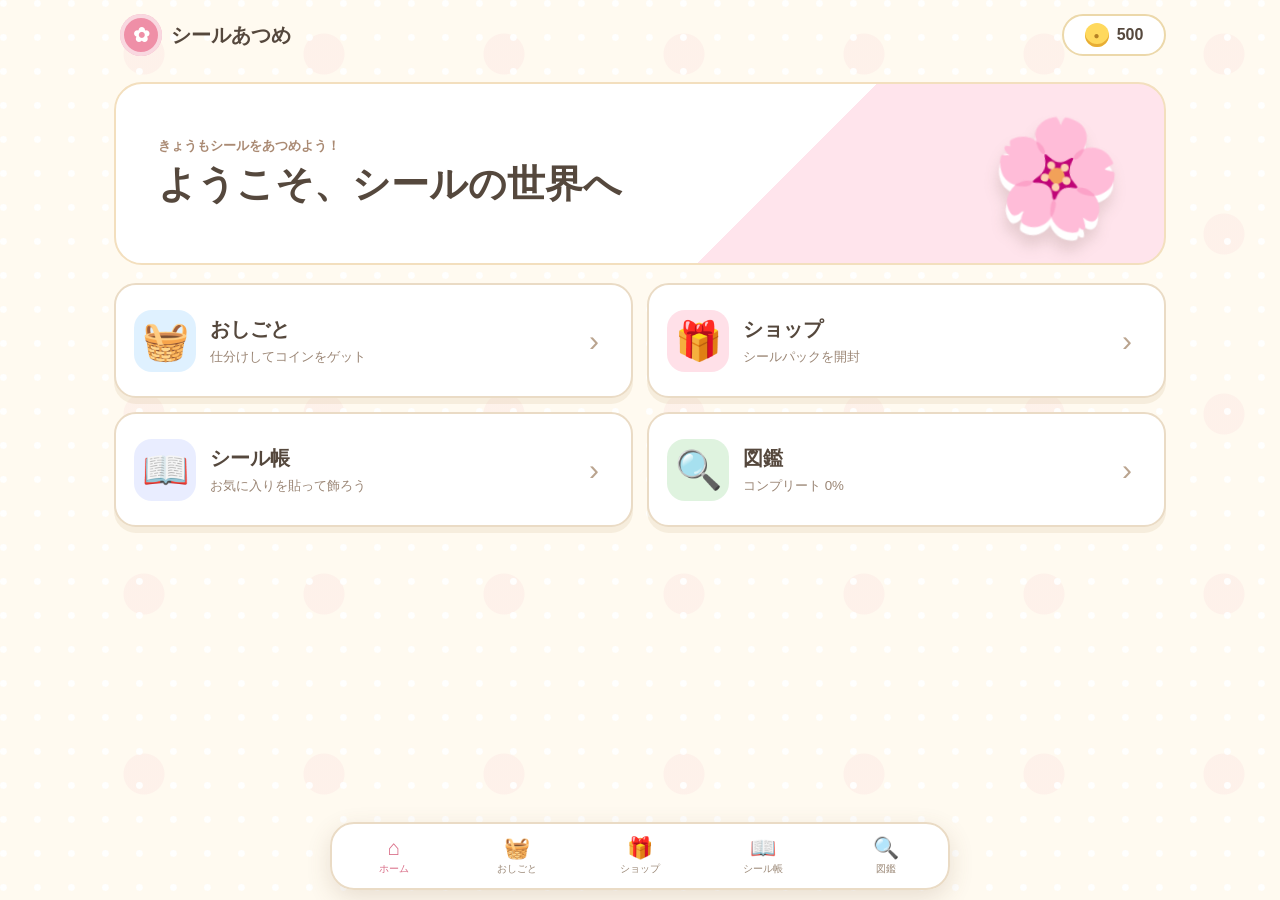
<file: stecker/index.html>
<!DOCTYPE html>
<html lang="ja">
<head>
    <meta charset="UTF-8">
    <meta name="viewport" content="width=device-width, initial-scale=1.0">
    <meta name="theme-color" content="#fff3d6">
    <title>シールあつめ</title>
    <link rel="stylesheet" href="./css/style.css">
</head>
<body>
    <div class="app-shell">
        <header class="topbar">
            <button class="brand" type="button" data-view="home" aria-label="ホームへ">
                <span class="brand-flower" aria-hidden="true">✿</span>
                <span>シールあつめ</span>
            </button>
            <div class="coin-counter" aria-label="所持コイン">
                <span class="coin-icon" aria-hidden="true">●</span>
                <strong id="coinCount">0</strong>
            </div>
        </header>

        <main>
            <section class="view active" id="homeView">
                <div class="home-hero">
                    <div>
                        <p class="eyebrow">きょうもシールをあつめよう！</p>
                        <h1>ようこそ、シールの世界へ</h1>
                    </div>
                    <div class="hero-sticker" aria-hidden="true">🌸</div>
                </div>
                <div class="menu-grid">
                    <button class="menu-card work-card" type="button" data-view="work">
                        <span class="menu-icon">🧺</span>
                        <span><strong>おしごと</strong><small>仕分けしてコインをゲット</small></span>
                        <span class="menu-arrow">›</span>
                    </button>
                    <button class="menu-card shop-card" type="button" data-view="shop">
                        <span class="menu-icon">🎁</span>
                        <span><strong>ショップ</strong><small>シールパックを開封</small></span>
                        <span class="menu-arrow">›</span>
                    </button>
                    <button class="menu-card album-card" type="button" data-view="album">
                        <span class="menu-icon">📖</span>
                        <span><strong>シール帳</strong><small>お気に入りを貼って飾ろう</small></span>
                        <span class="menu-arrow">›</span>
                    </button>
                    <button class="menu-card collection-card" type="button" data-view="collection">
                        <span class="menu-icon">🔍</span>
                        <span><strong>図鑑</strong><small id="homeCollectionRate">コンプリート 0%</small></span>
                        <span class="menu-arrow">›</span>
                    </button>
                </div>
            </section>

            <section class="view" id="workView">
                <div class="section-heading">
                    <button class="back-button" type="button" data-view="home" aria-label="ホームへ戻る">‹</button>
                    <div><p class="eyebrow">おしごと</p><h1>いろわけ仕分け</h1></div>
                </div>
                <div class="game-panel">
                    <div class="game-status">
                        <span>のこり時間 <strong id="timeLeft">30</strong>秒</span>
                        <span>スコア <strong id="gameScore">0</strong></span>
                    </div>
                    <div id="sortingTarget" class="sorting-target" aria-live="polite">
                        <button class="game-start" id="gameStart" type="button">スタート！</button>
                    </div>
                    <div class="sort-bins" id="sortBins">
                        <button type="button" class="sort-bin bin-pink" data-color="pink"><span>ももいろ</span></button>
                        <button type="button" class="sort-bin bin-blue" data-color="blue"><span>あおいろ</span></button>
                        <button type="button" class="sort-bin bin-yellow" data-color="yellow"><span>きいろ</span></button>
                    </div>
                    <p class="game-message" id="gameMessage">正しい色のかごをタップしてね</p>
                </div>
            </section>

            <section class="view" id="shopView">
                <div class="section-heading">
                    <button class="back-button" type="button" data-view="home" aria-label="ホームへ戻る">‹</button>
                    <div><p class="eyebrow">ショップ</p><h1>シールパック</h1></div>
                </div>
                <div class="shop-layout">
                    <div class="pack-display" id="packDisplay">
                        <div class="pack-pack">
                            <div class="pack-ribbon"></div>
                            <span class="pack-brand">Sticker<br>Pack</span>
                            <span class="pack-stars">✦ ✿ ✦</span>
                        </div>
                    </div>
                    <div class="shop-info">
                        <h2>ふんわりパック</h2>
                        <p>シールが3まい入っています</p>
                        <button class="primary-button" id="openPack" type="button">
                            パックを開ける <span class="coin-inline">●</span>100
                        </button>
                        <p class="shop-message" id="shopMessage" aria-live="polite"></p>
                    </div>
                    <div class="reveal-grid" id="revealGrid" aria-label="開封したシール"></div>
                </div>
            </section>

            <section class="view" id="albumView">
                <div class="section-heading album-heading">
                    <button class="back-button" type="button" data-view="home" aria-label="ホームへ戻る">‹</button>
                    <div><p class="eyebrow">シール帳</p><h1>ページをデコレーション</h1></div>
                    <button class="small-button" id="addPage" type="button">＋ ページ追加</button>
                </div>
                <div class="album-layout">
                    <aside class="sticker-drawer">
                        <h2>もっているシール</h2>
                        <div id="albumInventory" class="album-inventory"></div>
                    </aside>
                    <div class="album-workspace">
                        <div class="page-controls">
                            <button id="prevPage" type="button" aria-label="前のページ">‹</button>
                            <span id="pageIndicator">ページ 1 / 1</span>
                            <button id="nextPage" type="button" aria-label="次のページ">›</button>
                        </div>
                        <div class="sticker-page" id="stickerPage" aria-label="シール帳のページ"></div>
                        <div class="edit-controls" id="editControls">
                            <button type="button" id="rotateSticker" disabled>↻ 回転</button>
                            <button type="button" id="bringSticker" disabled>一番手前</button>
                            <button type="button" class="danger-button" id="deleteSticker" disabled>削除</button>
                        </div>
                    </div>
                </div>
            </section>

            <section class="view" id="collectionView">
                <div class="section-heading">
                    <button class="back-button" type="button" data-view="home" aria-label="ホームへ戻る">‹</button>
                    <div><p class="eyebrow">図鑑</p><h1>シールコレクション</h1></div>
                </div>
                <div class="collection-summary">
                    <div class="completion-ring" id="completionRing"><strong id="completionPercent">0%</strong></div>
                    <div>
                        <p>コンプリート</p>
                        <strong id="collectionCount">0 / 0</strong>
                    </div>
                </div>
                <div class="collection-grid" id="collectionGrid"></div>
            </section>
        </main>

        <nav class="bottom-nav" aria-label="メインメニュー">
            <button type="button" data-view="home" class="nav-active"><span>⌂</span><small>ホーム</small></button>
            <button type="button" data-view="work"><span>🧺</span><small>おしごと</small></button>
            <button type="button" data-view="shop"><span>🎁</span><small>ショップ</small></button>
            <button type="button" data-view="album"><span>📖</span><small>シール帳</small></button>
            <button type="button" data-view="collection"><span>🔍</span><small>図鑑</small></button>
        </nav>
    </div>
    <script src="./js/script.js"></script>
</body>
</html>
</file>
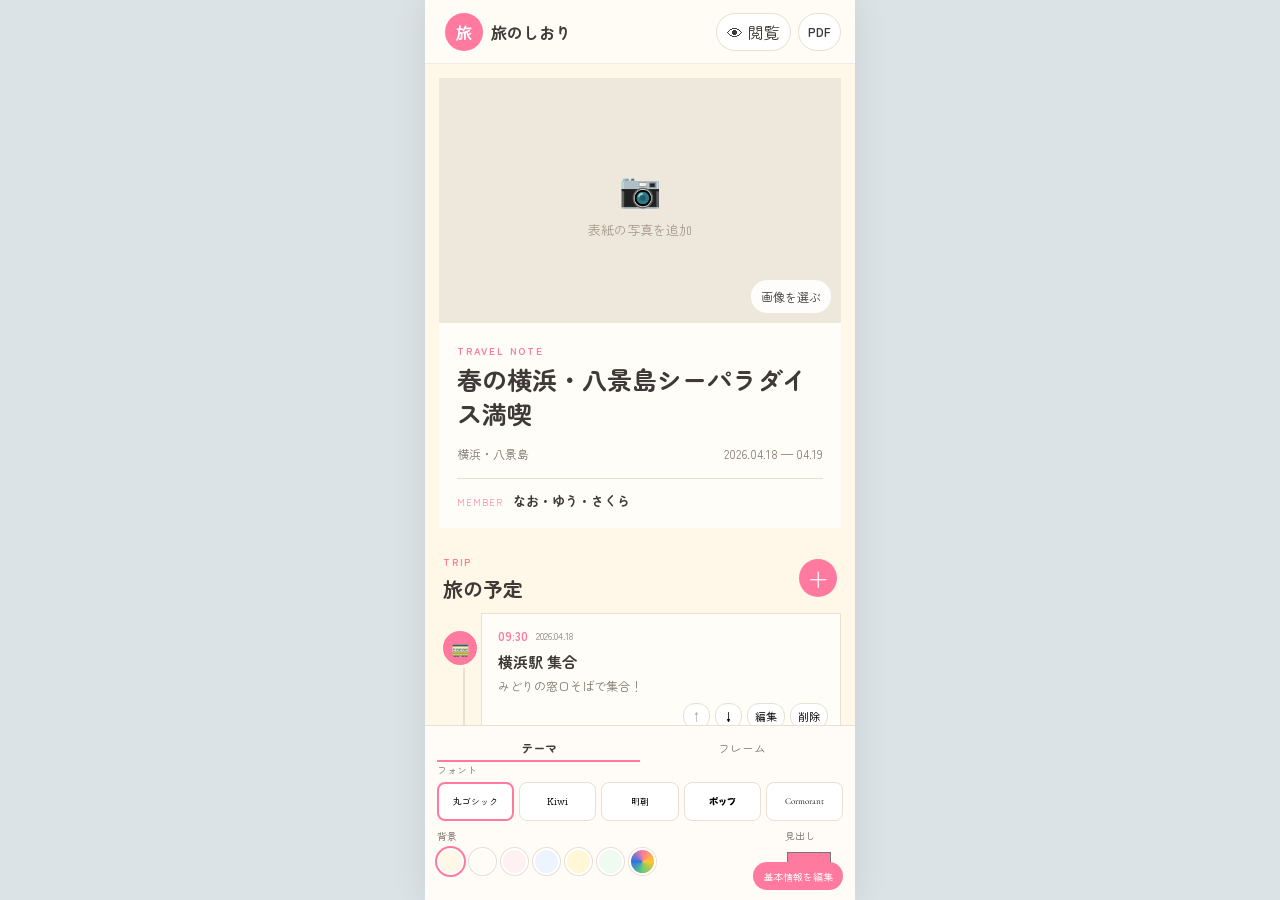
<file: trip/index.html>
<!DOCTYPE html>
<html lang="ja">
<head>
    <meta charset="UTF-8">
    <meta name="viewport" content="width=device-width, initial-scale=1.0">
    <title>旅のしおりメーカー</title>
    <link rel="preconnect" href="https://fonts.googleapis.com">
    <link rel="preconnect" href="https://fonts.gstatic.com" crossorigin>
    <link href="https://fonts.googleapis.com/css2?family=Cormorant+Garamond:wght@500;600&family=Kiwi+Maru:wght@400;500&family=Mochiy+Pop+One&family=Shippori+Mincho:wght@400;600&family=Zen+Maru+Gothic:wght@400;500;700&display=swap" rel="stylesheet">
    <link rel="stylesheet" href="css/style.css">
</head>
<body class="app-font-zen theme-coral frame-simple">
    <main class="phone-shell">
        <header class="app-header">
            <button class="brand" type="button" id="scrollTop" aria-label="ページ上部へ">
                <span class="brand-mark">旅</span>
                <span>旅のしおり</span>
            </button>
            <div class="header-actions">
                <button class="mode-button" type="button" id="modeToggle">
                    <span id="modeIcon" aria-hidden="true">👁</span>
                    <span id="modeLabel">閲覧</span>
                </button>
                <button class="icon-button" type="button" id="printButton" aria-label="印刷またはPDF保存">PDF</button>
            </div>
        </header>

        <div class="app-content" id="appContent">
            <section class="cover">
                <div class="cover-photo">
                    <img id="coverPreview" src="" alt="表紙画像">
                    <div class="cover-placeholder" id="coverPlaceholder">
                        <span>📷</span>
                        <p>表紙の写真を追加</p>
                    </div>
                    <label class="photo-upload edit-only" for="coverImage">
                        <span>画像を選ぶ</span>
                        <input type="file" id="coverImage" accept="image/*">
                    </label>
                </div>
                <div class="cover-copy">
                    <p class="eyebrow">TRAVEL NOTE</p>
                    <h1 id="coverTitle">春の横浜・八景島シーパラダイス満喫</h1>
                    <div class="cover-meta">
                        <span id="coverDestination">横浜・八景島</span>
                        <span id="coverDates">2026.04.18 — 04.19</span>
                    </div>
                    <p class="member-line"><span>MEMBER</span> <strong id="coverMembers">なお・ゆう・さくら</strong></p>
                </div>
            </section>

            <section class="section-block">
                <div class="section-heading">
                    <div>
                        <p class="section-kicker">TRIP</p>
                        <h2>旅の予定</h2>
                    </div>
                    <button class="round-add edit-only" type="button" id="addSchedule" aria-label="予定を追加">＋</button>
                </div>
                <div class="timeline" id="timeline"></div>
            </section>

            <aside class="editor-panel edit-only" id="editorPanel">
                <div class="editor-heading">
                    <h2>しおりを編集</h2>
                    <button type="button" id="editorClose" aria-label="編集パネルを閉じる">×</button>
                </div>
                <label class="field">
                    <span>旅行タイトル</span>
                    <input type="text" id="tripTitle" maxlength="40">
                </label>
                <label class="field">
                    <span>行き先</span>
                    <input type="text" id="tripDestination" maxlength="30">
                </label>
                <div class="field-row">
                    <label class="field">
                        <span>開始日</span>
                        <input type="date" id="startDate">
                    </label>
                    <label class="field">
                        <span>終了日</span>
                        <input type="date" id="endDate">
                    </label>
                </div>
                <label class="field">
                    <span>メンバー</span>
                    <input type="text" id="members" maxlength="50" placeholder="例：なお・ゆう・さくら">
                </label>
            </aside>
        </div>

        <footer class="customizer edit-only" id="customizer">
            <div class="customizer-tabs" role="tablist" aria-label="デザイン設定">
                <button type="button" class="custom-tab active" data-tab="theme" role="tab">テーマ</button>
                <button type="button" class="custom-tab" data-tab="frame" role="tab">フレーム</button>
            </div>
            <div class="custom-panel active" id="themePanel">
                <div class="control-group font-control">
                    <span class="control-label">フォント</span>
                    <div class="font-options" id="fontOptions">
                        <button type="button" class="font-choice active" data-font="zen">丸ゴシック</button>
                        <button type="button" class="font-choice" data-font="kiwi">Kiwi</button>
                        <button type="button" class="font-choice" data-font="shippori">明朝</button>
                        <button type="button" class="font-choice" data-font="mochiy">ポップ</button>
                        <button type="button" class="font-choice" data-font="cormorant">Cormorant</button>
                    </div>
                </div>
                <div class="control-row">
                    <div class="control-group">
                        <span class="control-label">背景</span>
                        <div class="swatches" id="backgroundSwatches">
                            <button type="button" class="swatch active" data-color="#FFF8E9" style="--swatch:#FFF8E9" aria-label="クリーム"></button>
                            <button type="button" class="swatch" data-color="#FFFCF7" style="--swatch:#FFFCF7" aria-label="オフホワイト"></button>
                            <button type="button" class="swatch" data-preset="pink" data-color="#FFF0F4" style="--swatch:#FFF0F4" aria-label="ピンク"></button>
                            <button type="button" class="swatch" data-preset="blue" data-color="#EDF4FF" style="--swatch:#EDF4FF" aria-label="ブルー"></button>
                            <button type="button" class="swatch" data-preset="yellow" data-color="#FFF7D6" style="--swatch:#FFF7D6" aria-label="イエロー"></button>
                            <button type="button" class="swatch" data-preset="green" data-color="#EFFAF0" style="--swatch:#EFFAF0" aria-label="グリーン"></button>
                            <label class="swatch custom-swatch" aria-label="背景色を選択"><input type="color" id="backgroundPicker" value="#FFF8E9"></label>
                        </div>
                    </div>
                    <label class="color-control">
                        <span>見出し</span>
                        <input type="color" id="accentPicker" value="#FF7A9E">
                    </label>
                </div>
            </div>
            <div class="custom-panel" id="framePanel">
                <div class="frame-options" id="frameOptions">
                    <button type="button" class="frame-choice active" data-frame="simple"><span class="frame-preview simple-preview"></span>シンプル</button>
                    <button type="button" class="frame-choice" data-frame="dotted"><span class="frame-preview dotted-preview"></span>ドット</button>
                    <button type="button" class="frame-choice" data-frame="polaroid"><span class="frame-preview polaroid-preview"></span>ポラロイド</button>
                    <button type="button" class="frame-choice" data-frame="tape"><span class="frame-preview tape-preview"></span>マスキング</button>
                    <button type="button" class="frame-choice" data-frame="ticket"><span class="frame-preview ticket-preview"></span>チケット</button>
                </div>
            </div>
            <button class="edit-basic" type="button" id="editBasic">基本情報を編集</button>
        </footer>
    </main>
    <script src="js/script.js"></script>
</body>
</html>
</file>
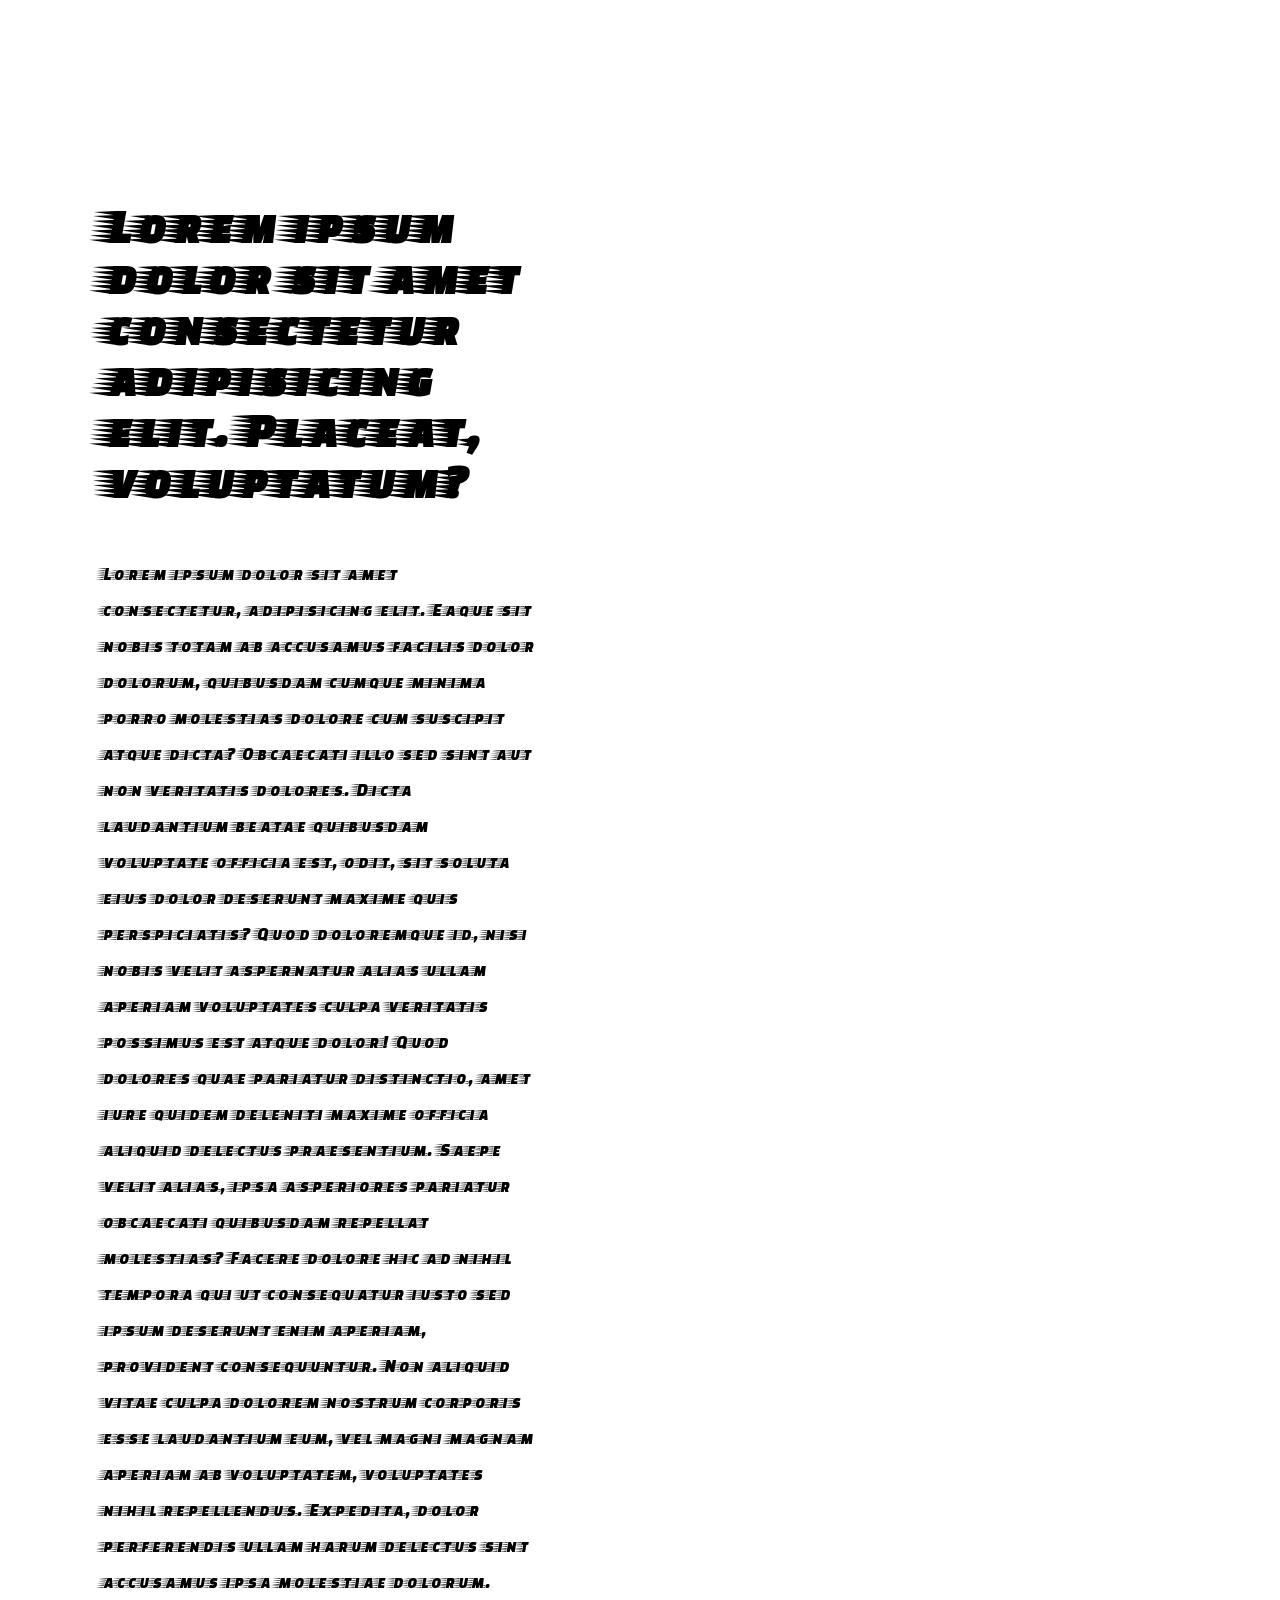
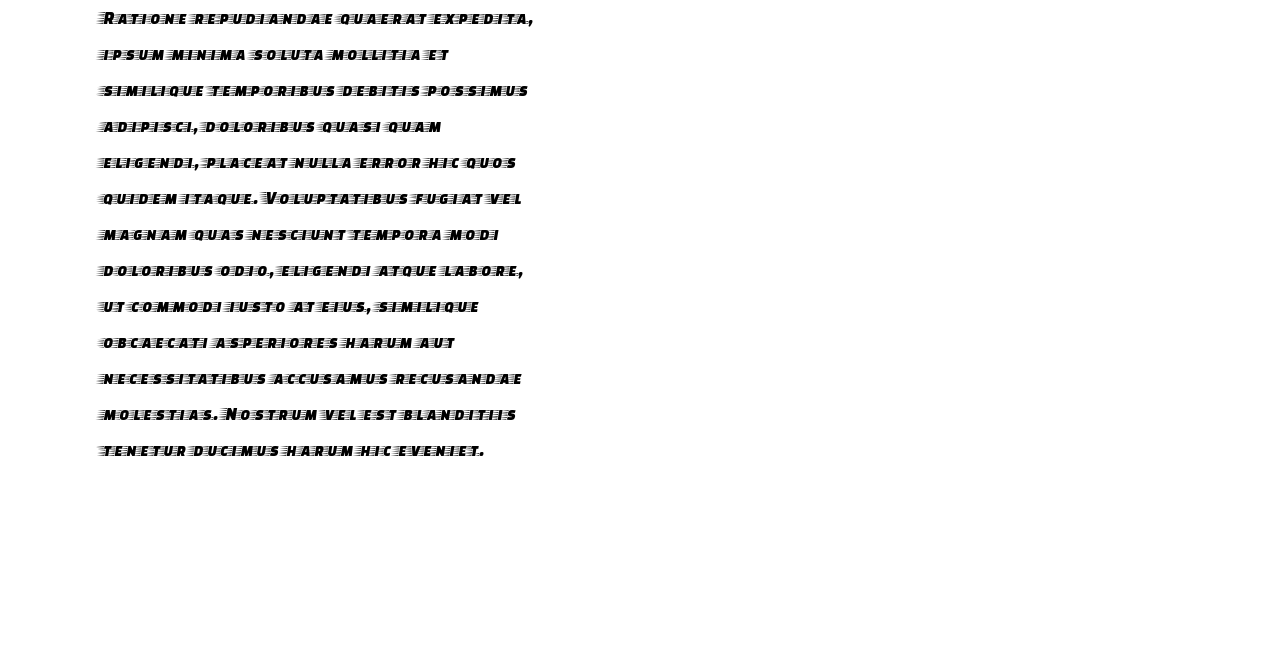
<file: video/index.html>
<!DOCTYPE html>
<html lang="ja">

<head>
    <meta charset="UTF-8">
    <meta name="viewport" content="width=device-width, initial-scale=1.0">
    <title>動画をhtmlに埋め込む</title>

   <link rel="preconnect" href="https://fonts.googleapis.com">
<link rel="preconnect" href="https://fonts.gstatic.com" crossorigin>
<link href="https://fonts.googleapis.com/css2?family=Faster+One&display=swap" rel="stylesheet">

    <style>
        * {
            margin: 0;
            padding: 0;
            box-sizing: border-box;
        }

        .video_wrapper {
            width: 100%;
            height: 100vh;
            margin: 0 auto;
            position: fixed;
            top: 0;
            left: 0;
            z-index: -1;
        }

        video {
            width: 100%;
            height: 100%;
            object-fit: cover;
            object-position: 10% 50%;

        }

        .text_wrapper {
            width: 50%;
            padding: 200px 100px;
            background-color: #ffffff88;
            font-family: "Faster One", system-ui;
            backdrop-filter: blur(10px);
        }

        h1 {
            font-size: 48px;
            margin-bottom: 50px;
        }

        p {
            font-size: 18px;
            line-height: 2;
        }
    </style>
</head>

<body>
    <div class="video_wrapper">
        <!-- <video src="img/212453_medium.mp4"controls></video> -->
        <!-- videoタブの中にcontrolsで見る側が再生・停止を自由にできるようになる。 -->
        <video src="img/212453_medium.mp4" autoplay muted loop playsinline></video>
        <!-- 自動再生はautoplayと、muted、loopのセットで使う。playsinlineでiosでも自動再生できる。 -->
    </div>

    <div class="text_wrapper">
        <h1>Lorem ipsum dolor sit amet consectetur adipisicing elit. Placeat, voluptatum?</h1>
        <p>Lorem ipsum dolor sit amet consectetur, adipisicing elit. Eaque sit nobis totam ab accusamus facilis dolor
            dolorum, quibusdam cumque minima porro molestias dolore cum suscipit atque dicta? Obcaecati illo sed sint
            aut non veritatis dolores. Dicta laudantium beatae quibusdam voluptate officia est, odit, sit soluta eius
            dolor deserunt maxime quis perspiciatis? Quod doloremque id, nisi nobis velit aspernatur alias ullam aperiam
            voluptates culpa veritatis possimus est atque dolor! Quod dolores quae pariatur distinctio, amet iure quidem
            deleniti maxime officia aliquid delectus praesentium. Saepe velit alias, ipsa asperiores pariatur obcaecati
            quibusdam repellat molestias? Facere dolore hic ad nihil tempora qui ut consequatur iusto sed ipsum deserunt
            enim aperiam, provident consequuntur. Non aliquid vitae culpa dolorem nostrum corporis esse laudantium eum,
            vel magni magnam aperiam ab voluptatem, voluptates nihil repellendus. Expedita, dolor perferendis ullam
            harum delectus sint accusamus ipsa molestiae dolorum. Ratione repudiandae quaerat expedita, ipsum minima
            soluta mollitia et similique temporibus debitis possimus adipisci, doloribus quasi quam eligendi, placeat
            nulla error hic quos quidem itaque. Voluptatibus fugiat vel magnam quas nesciunt tempora modi doloribus
            odio, eligendi atque labore, ut commodi iusto at eius, similique obcaecati asperiores harum aut
            necessitatibus accusamus recusandae molestias. Nostrum vel est blanditiis tenetur ducimus harum hic eveniet.
        </p>
    </div>
</body>

</html>
</file>
<file: css/style.css>
@charset "utf-8";

*{
    margin: 0;
    padding: 0;
    box-sizing: border-box;
}

h1{
    text-align: center;
    margin-bottom: 15px;
}
h2{
    text-align: center;
}

:root {
  --particle-orange: #eb9e31;
  --particle-yellow: #ffdfb3;
  --particle-green: #417b18;
}

body {
  min-height: 100vh;
  margin: 0;
  overflow: hidden;
}

.particle-layer {
  position: fixed;
  inset: 0;
  overflow: hidden;
  pointer-events: none;
  z-index: 9999;
}

.particle {
  position: absolute;
  left: 0;
  top: 0;
  border-radius: 50%;
  pointer-events: none;
  will-change: transform, opacity;
}
/* ユーザーがアニメーションを減らす設定にしている場合、パーティクルを表示しない */
@media (prefers-reduced-motion: reduce) {
  .particle-layer {
    display: none;
  }
}
</file>
<file: anime/css/style.css>
@charset "utf-8";

:root {
    --bg-color: #FFF8E9;
    --accent-color: #FF7A9E;
    --main-font: "Mochiy Pop One", "Zen Maru Gothic", sans-serif;
    --ink-color: #24202b;
    --soft-color: #ffedf3;
}

* {
    box-sizing: border-box;
}

html,
body {
    height: 100%;
    margin: 0;
}

body {
    background: #ebe7df;
    color: var(--ink-color);
    font-family: "Zen Maru Gothic", sans-serif;
}

button {
    font: inherit;
}

.app-shell {
    position: relative;
    width: 100%;
    height: 100dvh;
    min-height: 620px;
    margin: 0;
    overflow: hidden;
    background: var(--bg-color);
}

.app-header {
    position: absolute;
    z-index: 20;
    inset: 0 0 auto;
    height: 74px;
    display: flex;
    align-items: center;
    justify-content: space-between;
    gap: 8px;
    padding: 12px 14px;
    background: rgba(255, 252, 247, 0.96);
    border-bottom: 1px solid rgba(36, 32, 43, 0.08);
}

.brand {
    display: flex;
    align-items: center;
    min-width: 0;
}

.brand-mark {
    width: 38px;
    height: 38px;
    flex: 0 0 38px;
    display: grid;
    place-items: center;
    margin-right: 8px;
    border: 2px solid var(--accent-color);
    border-radius: 50%;
    background: var(--accent-color);
    color: #fff;
    font: 700 20px "Cormorant Garamond", serif;
    box-shadow: 3px 3px 0 #24202b;
}

.brand-kicker {
    margin: 0 0 2px;
    color: var(--accent-color);
    font-size: 9px;
    font-weight: 700;
    letter-spacing: 0.06em;
}

.brand h1 {
    max-width: 205px;
    margin: 0;
    overflow: hidden;
    font-family: var(--main-font);
    font-size: 13px;
    line-height: 1.25;
    white-space: nowrap;
    text-overflow: ellipsis;
}

.header-actions {
    display: flex;
    align-items: center;
    gap: 6px;
}

.mode-switch {
    display: flex;
    height: 34px;
    padding: 3px;
    border-radius: 18px;
    background: #f1ede5;
}

.mode-button {
    border: 0;
    cursor: pointer;
}

.mode-button {
    min-width: 46px;
    border-radius: 15px;
    background: transparent;
    color: #77716b;
    font-size: 11px;
    font-weight: 700;
}

.mode-button.active {
    background: #fff;
    color: var(--ink-color);
    box-shadow: 0 2px 8px rgba(36, 32, 43, 0.08);
}

.app-main {
    position: absolute;
    inset: 74px 0 0;
    overflow-y: auto;
    overscroll-behavior: contain;
    padding: 16px 16px 24px;
    scrollbar-width: thin;
}

.progress-row {
    height: 28px;
    display: grid;
    grid-template-columns: 58px 1fr 58px;
    align-items: center;
    gap: 8px;
    margin-bottom: 8px;
    color: #77716b;
    font-size: 11px;
}

.progress-row strong {
    text-align: right;
    color: var(--accent-color);
}

.progress-track {
    height: 5px;
    overflow: hidden;
    border-radius: 5px;
    background: rgba(36, 32, 43, 0.09);
}

.progress-track span {
    display: block;
    width: 33.333%;
    height: 100%;
    border-radius: inherit;
    background: var(--accent-color);
    transition: width 220ms ease;
}

.quiz-card {
    position: relative;
    min-height: 420px;
    padding: 22px 18px 18px;
    border: 2px solid var(--ink-color);
    border-radius: 16px;
    background:
        radial-gradient(circle at 90% 12%, var(--soft-color) 0 42px, transparent 43px),
        rgba(255, 252, 247, 0.94);
    box-shadow: 7px 7px 0 var(--accent-color);
    font-family: var(--main-font);
}

.quiz-card.ticket-frame {
    border-radius: 7px;
    border-style: dashed;
    border-width: 2px;
}

.quiz-card.ticket-frame::before,
.quiz-card.ticket-frame::after {
    content: "";
    position: absolute;
    top: 50%;
    width: 18px;
    height: 18px;
    border: 2px solid var(--ink-color);
    border-radius: 50%;
    background: var(--bg-color);
}

.quiz-card.ticket-frame::before {
    left: -11px;
}

.quiz-card.ticket-frame::after {
    right: -11px;
}

.quiz-card.simple-frame {
    border-style: solid;
    border-radius: 4px;
}

.quiz-card.dots-frame {
    border-style: dotted;
    border-radius: 16px;
}

.quiz-card.polaroid-frame {
    border: 8px solid #fff;
    border-bottom-width: 38px;
    border-radius: 3px;
    box-shadow: 7px 9px 0 var(--accent-color);
}

.quiz-card.tape-frame {
    border: 0;
    border-radius: 2px;
    box-shadow: 5px 7px 14px rgba(36, 32, 43, 0.12);
}

.quiz-card.tape-frame::before {
    content: "";
    position: absolute;
    z-index: 2;
    top: -13px;
    left: 50%;
    width: 92px;
    height: 24px;
    transform: translateX(-50%) rotate(-2deg);
    background: rgba(255, 199, 44, 0.72);
    clip-path: polygon(3% 8%, 96% 0, 100% 91%, 4% 100%);
}

.scene-label {
    display: flex;
    align-items: center;
    height: 24px;
    color: var(--accent-color);
    font-size: 10px;
    letter-spacing: 0.12em;
}

.scene-label span {
    padding: 5px 9px;
    border: 1px solid var(--accent-color);
    border-radius: 20px;
}

.quote-mark {
    height: 40px;
    margin: 12px 0 -14px;
    color: var(--accent-color);
    font: 700 48px "Cormorant Garamond", serif;
}

.quote {
    min-height: 82px;
    display: flex;
    align-items: center;
    margin: 0 0 8px;
    font-family: var(--main-font);
    font-size: 23px;
    line-height: 1.55;
}

.question {
    margin: 4px 0 12px;
    font-family: "Zen Maru Gothic", sans-serif;
    font-size: 12px;
    font-weight: 700;
    text-align: center;
}

.answer-grid {
    display: grid;
    grid-template-columns: 1fr 1fr;
    gap: 8px;
}

.answer-button {
    min-height: 58px;
    border: 1.5px solid #dcd4c7;
    border-radius: 10px;
    background: #fff;
    color: var(--ink-color);
    font-family: var(--main-font);
    font-size: 12px;
    cursor: pointer;
    box-shadow: 0 3px 0 #dcd4c7;
    transition: transform 120ms ease, border-color 120ms ease;
}

.answer-button:active {
    transform: translateY(2px);
    box-shadow: none;
}

.answer-button.correct {
    border-color: #4caf65;
    background: #edf9ef;
    color: #27743b;
    box-shadow: 0 3px 0 #4caf65;
}

.answer-button.wrong {
    border-color: #d96868;
    background: #fff0f0;
    color: #a33a3a;
    box-shadow: 0 3px 0 #d96868;
}

.answer-button:disabled {
    cursor: default;
}

.feedback {
    margin-top: 12px;
    padding: 10px;
    border-radius: 8px;
    background: var(--soft-color);
    font-family: "Zen Maru Gothic", sans-serif;
}

.feedback-heading {
    display: flex;
    justify-content: space-between;
    color: var(--accent-color);
    font-size: 13px;
}

.feedback p {
    margin: 6px 0 10px;
    font-size: 11px;
    line-height: 1.55;
}

.next-button {
    width: 100%;
    min-height: 40px;
    border: 0;
    border-radius: 8px;
    background: var(--accent-color);
    color: #fff;
    font-weight: 700;
    cursor: pointer;
}

.result-card {
    min-height: 420px;
    padding: 32px 24px;
    border: 2px solid var(--ink-color);
    border-radius: 16px;
    background: rgba(255, 252, 247, 0.96);
    box-shadow: 7px 7px 0 var(--accent-color);
    text-align: center;
}

.result-kicker {
    margin: 0;
    color: var(--accent-color);
    font-size: 11px;
    font-weight: 700;
    letter-spacing: 0.12em;
}

.result-card h2 {
    margin: 8px 0 24px;
    font-family: var(--main-font);
    font-size: 22px;
}

.result-score-ring {
    width: 170px;
    height: 170px;
    display: flex;
    flex-direction: column;
    align-items: center;
    justify-content: center;
    margin: 0 auto 20px;
    border: 8px solid var(--accent-color);
    border-radius: 50%;
    background: var(--soft-color);
}

.result-score-ring strong {
    font-family: "Cormorant Garamond", serif;
    font-size: 54px;
    line-height: 1;
}

.result-score-ring span {
    margin-top: 8px;
    font-size: 11px;
}

.result-detail {
    margin: 0 0 18px;
    font-size: 13px;
    font-weight: 700;
}

.restart-button {
    width: 100%;
    min-height: 44px;
    border: 0;
    border-radius: 8px;
    background: var(--accent-color);
    color: #fff;
    font-weight: 700;
    cursor: pointer;
}

.list-heading {
    display: flex;
    align-items: end;
    justify-content: space-between;
    margin: 4px 2px 14px;
}

.list-heading p {
    margin: 0;
    color: var(--accent-color);
    font-size: 9px;
    font-weight: 700;
}

.list-heading h2 {
    margin: 2px 0 0;
    font-family: var(--main-font);
    font-size: 18px;
}

.list-heading strong {
    color: var(--accent-color);
    font-size: 11px;
}

.question-list {
    display: grid;
    gap: 10px;
}

.list-card {
    position: relative;
    padding: 14px;
    border: 1.5px solid #dcd4c7;
    border-radius: 10px;
    background: #fff;
}

.list-card .list-number {
    color: var(--accent-color);
    font-size: 9px;
    font-weight: 700;
}

.list-card h3 {
    margin: 5px 0 8px;
    font-family: var(--main-font);
    font-size: 13px;
    line-height: 1.55;
}

.list-card p {
    margin: 3px 0;
    color: #68615a;
    font-size: 10px;
    line-height: 1.5;
}
</file>
<file: cordinate/css/style.css>
@charset "utf-8";

/* フォントと配色はこの変数群で一元管理します。 */
:root {
    --font_en: 'Fredoka', sans-serif;
    --font_ja: 'Zen Maru Gothic', sans-serif;
    --font-family: var(--font_en), var(--font_ja);
    --primary-color: #E07A5F;
    --secondary-color: #81B29A;
    --bg-color: #FFF9F2;
    --text-color: #3A322D;

    --surface-color: #FFFFFF;
    --surface-soft: #FFFDF9;
    --surface-warm: #F7EDDF;
    --surface-hover: #FFF1EA;
    --border-color: #DECDBA;
    --border-soft: #EAE0D3;
    --primary-soft: #F6CDBF;
    --primary-deep: #C65F47;
    --secondary-soft: #CBE1D4;
    --secondary-deep: #668B78;
    --text-muted: #7A6F67;
    --shadow-color: rgba(90, 71, 55, 0.12);
    --shadow-strong: rgba(90, 71, 55, 0.20);
    --overlay-color: rgba(58, 50, 45, 0.08);
    --white: #FFFFFF;
    --skin-color: #F1C5A7;
    --hair-color: #72594A;
    --hair-soft: #9A7A65;
    --eye-color: #4A3A32;
    --blush-color: #DEA09A;
    --mouth-color: #A96E67;
    --base-outline: #A98B72;
    --transparent: transparent;
    --background-peach: #F7E3D3;
    --background-mint: #DCEADF;
    --background-blue: #DDE9F2;
    --background-lilac: #E8DFF1;
    --background-sand: #EFE5D3;
    --pattern-dot: #C79B82;
    --pattern-check: #D1BFA8;
    --pattern-stripe: #A9C8B8;
    --danger-color: #B85C4A;
    --pop-pink: #FF78B7;
    --pop-pink-soft: #FFD8E8;
    --pop-purple: #A96BE8;
    --pop-purple-soft: #ECD9FF;
    --pop-yellow: #FFD45C;
    --pop-cyan: #69D7D5;
    --card-cream: #FFF5FA;
    --card-glow: rgba(255, 120, 183, 0.28);
    --heart-pattern: #F08BB4;
    --star-pattern: #A678D1;
    --stage-ribbon: #FF9FC7;
    --background-berry: #E45A9B;
    --background-sky: #65C7E8;
    --background-lemon: #FFE27A;
    --challenge-gold: #F7BF4F;
    --challenge-green: #78CFA6;
    --modal-backdrop: var(--shadow-strong);
}

* {
    box-sizing: border-box;
}

html {
    min-width: 320px;
}

body {
    margin: 0;
    min-height: 100vh;
    color: var(--text-color);
    background: var(--bg-color);
    font-family: var(--font-family);
}

button,
input {
    font-family: inherit;
}

.app-shell {
    display: grid;
    grid-template-columns: 220px minmax(420px, 1fr) 390px;
    min-height: 100vh;
}

.sidebar {
    position: sticky;
    top: 0;
    height: 100vh;
    display: flex;
    flex-direction: column;
    padding: 30px 22px;
    background: var(--surface-color);
    border-right: 1px solid var(--border-soft);
    box-shadow: 8px 0 24px var(--shadow-color);
    z-index: 10;
}

.brand {
    display: flex;
    align-items: center;
    gap: 10px;
}

.brand-mark {
    width: 48px;
    height: 48px;
    display: grid;
    place-items: center;
    flex: 0 0 auto;
    border-radius: 50%;
    color: var(--white);
    background: var(--primary-color);
    font-size: 15px;
    font-weight: 600;
    box-shadow: 0 5px 12px var(--shadow-color);
    border: 3px solid var(--pop-pink-soft);
    outline: 2px solid var(--pop-pink);
}

.brand-kicker,
.section-kicker {
    margin: 0 0 3px;
    color: var(--primary-color);
    font-size: 10px;
    font-weight: 600;
    letter-spacing: 0.14em;
}

.brand h1 {
    margin: 0;
    font-size: 17px;
    line-height: 1.15;
}

.app-description {
    margin: 34px 0 22px;
    color: var(--text-muted);
    font-size: 13px;
    line-height: 1.9;
}

.sidebar-actions {
    display: grid;
    gap: 10px;
    margin-top: auto;
}

.action-button {
    min-height: 48px;
    border: 1px solid var(--border-color);
    border-radius: 14px;
    display: flex;
    align-items: center;
    justify-content: center;
    gap: 8px;
    cursor: pointer;
    color: var(--text-color);
    background: var(--surface-color);
    transition: transform 180ms ease, box-shadow 180ms ease, background 180ms ease;
}

.action-button:hover {
    transform: translateY(-2px);
    box-shadow: 0 8px 16px var(--shadow-color);
}

.download-button {
    color: var(--white);
    border-color: var(--primary-color);
    background: var(--primary-color);
}

.download-button:hover {
    background: var(--primary-deep);
}

.preview-panel {
    min-width: 0;
    padding: 32px 38px;
    background:
        linear-gradient(var(--overlay-color) 1px, var(--transparent) 1px),
        linear-gradient(90deg, var(--overlay-color) 1px, var(--transparent) 1px),
        var(--bg-color);
    background-size: 24px 24px;
}

.preview-heading,
.selected-heading-row,
.wardrobe-heading {
    display: flex;
    align-items: center;
    justify-content: space-between;
}

.preview-heading h2,
.wardrobe-heading h2 {
    margin: 0;
    font-size: 22px;
}

.preview-status {
    max-width: 180px;
    overflow: hidden;
    text-overflow: ellipsis;
    white-space: nowrap;
    border: 1px solid var(--border-soft);
    border-radius: 999px;
    padding: 8px 12px;
    color: var(--text-muted);
    background: var(--surface-color);
    font-size: 12px;
}

.preview-frame {
    position: relative;
    height: 570px;
    max-width: 520px;
    margin: 20px auto 16px;
    overflow: hidden;
    border: 12px solid var(--surface-color);
    border-radius: 28px;
    background: var(--surface-warm);
    box-shadow: 0 14px 34px var(--shadow-color);
    border-radius: 38px 38px 30px 30px;
    border-color: var(--card-cream);
    outline: 3px solid var(--pop-pink-soft);
    outline-offset: -7px;
}

.preview-frame::after {
    content: '';
    position: absolute;
    left: 50%;
    bottom: 38px;
    width: 230px;
    height: 28px;
    transform: translateX(-50%);
    border-radius: 50%;
    background: var(--overlay-color);
    filter: blur(4px);
}

.frame-decoration {
    position: absolute;
    width: 76px;
    height: 76px;
    border: 2px solid var(--secondary-soft);
    border-radius: 50%;
    opacity: 0.7;
}

.frame-decoration-left {
    left: 28px;
    top: 34px;
}

.frame-decoration-right {
    right: 24px;
    bottom: 32px;
}

.stage-sparkle {
    position: absolute;
    z-index: 5;
    color: var(--pop-yellow);
    text-shadow: 0 2px 0 var(--white);
    animation: twinkle 1.8s ease-in-out infinite;
    pointer-events: none;
}

.sparkle-one {
    left: 44px;
    top: 70px;
    font-size: 22px;
}

.sparkle-two {
    right: 48px;
    top: 58px;
    color: var(--pop-pink);
    font-size: 28px;
    animation-delay: 300ms;
}

.sparkle-three {
    right: 62px;
    bottom: 96px;
    color: var(--pop-purple);
    font-size: 18px;
    animation-delay: 600ms;
}

@keyframes twinkle {
    0%, 100% { transform: scale(0.75) rotate(-8deg); opacity: 0.55; }
    50% { transform: scale(1.12) rotate(8deg); opacity: 1; }
}

.character-stage {
    position: absolute;
    left: 50%;
    bottom: 50px;
    width: 280px;
    height: 500px;
    transform: translateX(-50%);
    z-index: 2;
}

.body-base,
.clothing-layers,
.clothing-layer {
    position: absolute;
    inset: 0;
}

.body-base {
    z-index: 1;
}

.body-head {
    position: absolute;
    left: 50%;
    top: 10px;
    width: 118px;
    height: 136px;
    transform: translateX(-50%);
    border: 3px solid var(--base-outline);
    border-radius: 49% 49% 45% 45%;
    background: var(--skin-color);
}

.hair {
    position: absolute;
    top: -22px;
    width: 42px;
    height: 78px;
    background: var(--hair-color);
}

.hair-left {
    left: -18px;
    border-radius: 44px 10px 38px 44px;
    transform: rotate(-12deg);
}

.hair-right {
    right: -18px;
    border-radius: 10px 44px 44px 38px;
    transform: rotate(12deg);
}

.face {
    position: absolute;
    inset: 0;
}

.eye {
    position: absolute;
    top: 62px;
    width: 10px;
    height: 14px;
    border-radius: 50%;
    background: var(--eye-color);
}

.eye-left { left: 34px; }
.eye-right { right: 34px; }

.cheek {
    position: absolute;
    top: 89px;
    width: 18px;
    height: 8px;
    border-radius: 50%;
    background: var(--blush-color);
}

.cheek-left { left: 18px; }
.cheek-right { right: 18px; }

.mouth {
    position: absolute;
    left: 50%;
    top: 100px;
    width: 16px;
    height: 8px;
    transform: translateX(-50%);
    border-bottom: 2px solid var(--mouth-color);
    border-radius: 50%;
}

.neck {
    position: absolute;
    left: 50%;
    top: 138px;
    width: 42px;
    height: 38px;
    transform: translateX(-50%);
    border: 2px solid var(--base-outline);
    background: var(--skin-color);
}

.body-torso {
    position: absolute;
    left: 50%;
    top: 164px;
    width: 126px;
    height: 180px;
    transform: translateX(-50%);
    border: 3px solid var(--base-outline);
    border-radius: 44px 44px 32px 32px;
    background: var(--skin-color);
}

.body-arm {
    position: absolute;
    top: 180px;
    width: 48px;
    height: 210px;
    border: 3px solid var(--base-outline);
    border-radius: 30px;
    background: var(--skin-color);
}

.body-arm-left {
    left: 18px;
    transform: rotate(8deg);
}

.body-arm-right {
    right: 18px;
    transform: rotate(-8deg);
}

.body-leg {
    position: absolute;
    bottom: 4px;
    width: 52px;
    height: 174px;
    border: 3px solid var(--base-outline);
    border-radius: 20px 20px 28px 28px;
    background: var(--skin-color);
}

.body-leg-left { left: 84px; }
.body-leg-right { right: 84px; }

.clothing-layers {
    z-index: 3;
    pointer-events: none;
}

.clothing-layer {
    display: none;
    width: 100%;
    height: 100%;
    object-fit: contain;
    object-position: center;
    transition: opacity 180ms ease, transform 180ms ease;
}

.clothing-layer.visible {
    display: block;
}

.clothing-layer[src=""] {
    display: none;
}

.selected-panel {
    max-width: 520px;
    min-height: 82px;
    margin: 0 auto;
    padding: 14px 16px;
    border: 1px solid var(--border-soft);
    border-radius: 18px;
    background: var(--surface-color);
}

.selected-heading-row h3 {
    margin: 0;
    font-size: 13px;
}

.selected-heading-row span {
    color: var(--text-muted);
    font-size: 11px;
}

.selected-list {
    display: flex;
    gap: 8px;
    margin-top: 10px;
    overflow-x: auto;
}

.selected-chip {
    flex: 0 0 auto;
    display: flex;
    align-items: center;
    gap: 7px;
    border: 1px solid var(--border-soft);
    border-radius: 999px;
    padding: 7px 8px 7px 10px;
    background: var(--surface-soft);
    font-size: 11px;
}

.selected-chip button {
    width: 20px;
    height: 20px;
    border: 0;
    border-radius: 50%;
    cursor: pointer;
    color: var(--text-muted);
    background: var(--surface-warm);
}

.selected-empty {
    color: var(--text-muted);
    font-size: 12px;
}

.wardrobe-panel {
    height: 100vh;
    overflow-y: auto;
    padding: 32px 26px;
    border-left: 1px solid var(--border-soft);
    background: var(--surface-color);
}

.category-tabs {
    display: grid;
    grid-template-columns: repeat(3, 1fr);
    gap: 8px;
    margin: 20px 0 16px;
}

.season-tabs {
    display: grid;
    grid-template-columns: repeat(5, 1fr);
    gap: 6px;
    margin-top: 16px;
}

.season-tab {
    min-height: 38px;
    border: 1px solid var(--border-soft);
    border-radius: 999px;
    cursor: pointer;
    color: var(--text-muted);
    background: var(--surface-soft);
    font-size: 11px;
    transition: transform 180ms ease, border-color 180ms ease, background 180ms ease;
}

.season-tab:hover {
    transform: translateY(-2px);
    border-color: var(--secondary-color);
}

.season-tab.active {
    color: var(--white);
    border-color: var(--secondary-deep);
    background: var(--secondary-deep);
}

.category-tab {
    min-height: 48px;
    border: 1px solid var(--border-soft);
    border-radius: 12px;
    cursor: pointer;
    color: var(--text-muted);
    background: var(--surface-soft);
    font-size: 12px;
    transition: 180ms ease;
}

.category-tab:hover {
    color: var(--primary-deep);
    border-color: var(--primary-soft);
    transform: translateY(-2px);
}

.category-tab.active {
    color: var(--white);
    border-color: var(--primary-color);
    background: var(--primary-color);
    box-shadow: 0 6px 14px var(--shadow-color);
}

.parts-grid {
    display: grid;
    grid-template-columns: repeat(3, minmax(0, 1fr));
    gap: 10px;
}

.part-card {
    position: relative;
    min-height: 112px;
    border: 1px solid var(--border-soft);
    border-radius: 16px;
    cursor: pointer;
    overflow: hidden;
    color: var(--text-color);
    background: var(--surface-soft);
    transition: transform 180ms ease, border-color 180ms ease, box-shadow 180ms ease;
}

.part-card:hover {
    transform: translateY(-4px);
    border-color: var(--secondary-color);
    box-shadow: 0 9px 18px var(--shadow-color);
}

.part-card.active {
    border: 2px solid var(--primary-color);
    background: var(--surface-hover);
    box-shadow: 0 8px 18px var(--shadow-color);
}

.part-art {
    height: 78px;
    display: grid;
    place-items: center;
    color: var(--text-muted);
    background:
        radial-gradient(circle at center, var(--secondary-soft) 0 18px, var(--transparent) 19px),
        var(--surface-warm);
}

.part-art.no-image {
    font-size: 24px;
    letter-spacing: 0.04em;
}

.part-art img {
    width: 100%;
    height: 100%;
    object-fit: contain;
}

.part-name {
    min-height: 34px;
    display: grid;
    place-items: center;
    padding: 5px;
    border-top: 1px solid var(--border-soft);
    text-align: center;
    font-size: 11px;
}

.none-card .part-art {
    background: var(--surface-warm);
}

.save-panel,
.appearance-controls,
.export-panel,
.saved-panel {
    margin-top: 16px;
}

.save-panel h2,
.export-panel h3,
.saved-panel h3 {
    margin: 0 0 8px;
    font-size: 13px;
}

.save-row,
.export-row {
    display: grid;
    grid-template-columns: 1fr auto;
    gap: 8px;
}

.save-panel textarea,
.save-panel select {
    width: 100%;
    margin-top: 8px;
    border: 1px solid var(--border-soft);
    border-radius: 10px;
    padding: 8px 10px;
    color: var(--text-color);
    background: var(--surface-soft);
    font-size: 11px;
}

.save-panel textarea {
    min-height: 54px;
    resize: vertical;
}

.save-row input,
.export-row select {
    min-width: 0;
    height: 40px;
    border: 1px solid var(--border-soft);
    border-radius: 10px;
    padding: 0 10px;
    color: var(--text-color);
    background: var(--surface-soft);
}

.save-row button {
    border: 0;
    border-radius: 10px;
    padding: 0 12px;
    cursor: pointer;
    color: var(--white);
    background: var(--secondary-deep);
}

.random-button {
    color: var(--white);
    border: 2px solid var(--pop-pink-soft);
    background: var(--pop-pink);
    box-shadow: 0 7px 18px var(--card-glow);
}

.random-button.is-spinning {
    animation: magical-spin 420ms ease;
}

@keyframes magical-spin {
    0% { transform: rotate(0deg) scale(1); }
    35% { transform: rotate(-4deg) scale(1.04); }
    70% { transform: rotate(4deg) scale(0.98); }
    100% { transform: rotate(0deg) scale(1); }
}

.appearance-controls {
    max-width: 520px;
    display: grid;
    grid-template-columns: 1fr 1fr;
    gap: 12px;
    margin: 0 auto 12px;
    padding: 12px;
    border: 1px solid var(--border-soft);
    border-radius: 16px;
    background: var(--surface-color);
}

.control-group {
    min-width: 0;
}

.control-label {
    display: block;
    margin-bottom: 8px;
    color: var(--text-muted);
    font-size: 11px;
}

.color-options,
.pattern-options {
    display: flex;
    flex-wrap: wrap;
    gap: 7px;
}

.option-button {
    min-height: 32px;
    border: 1px solid var(--border-soft);
    border-radius: 999px;
    padding: 0 10px;
    cursor: pointer;
    color: var(--text-color);
    background: var(--surface-soft);
    font-size: 10px;
}

.option-button.active {
    border-color: var(--primary-color);
    box-shadow: 0 0 0 2px var(--primary-soft);
}

.color-swatch {
    width: 32px;
    padding: 0;
}

.background-peach { background: var(--background-peach); }
.background-mint { background: var(--background-mint); }
.background-blue { background: var(--background-blue); }
.background-lilac { background: var(--background-lilac); }
.background-sand { background: var(--background-sand); }
.background-berry { background: var(--background-berry); }
.background-sky { background: var(--background-sky); }
.background-lemon { background: var(--background-lemon); }

.preview-frame.pattern-dots {
    background-color: var(--background-peach);
    background-image: radial-gradient(var(--pattern-dot) 1.5px, var(--transparent) 1.5px);
    background-size: 18px 18px;
}

.preview-frame.pattern-check {
    background-color: var(--background-peach);
    background-image:
        linear-gradient(45deg, var(--pattern-check) 25%, var(--transparent) 25%, var(--transparent) 75%, var(--pattern-check) 75%),
        linear-gradient(45deg, var(--pattern-check) 25%, var(--transparent) 25%, var(--transparent) 75%, var(--pattern-check) 75%);
    background-position: 0 0, 12px 12px;
    background-size: 24px 24px;
}

.preview-frame.pattern-stripes {
    background-image: repeating-linear-gradient(45deg, var(--surface-warm), var(--surface-warm) 16px, var(--pattern-stripe) 16px, var(--pattern-stripe) 32px);
}

.preview-frame.pattern-hearts {
    background-image:
        radial-gradient(circle at 18px 18px, var(--heart-pattern) 0 3px, var(--transparent) 3.5px),
        radial-gradient(circle at 6px 6px, var(--transparent) 5px, var(--heart-pattern) 5.5px 7px, var(--transparent) 7.5px);
    background-size: 36px 36px;
}

.preview-frame.pattern-stars {
    background-image:
        radial-gradient(circle at 8px 8px, var(--star-pattern) 0 2px, var(--transparent) 2.5px),
        radial-gradient(circle at 24px 24px, var(--pop-yellow) 0 2px, var(--transparent) 2.5px);
    background-size: 32px 32px;
}

.export-row {
    grid-template-columns: 1fr 1fr;
}

.export-row label {
    display: grid;
    gap: 5px;
    color: var(--text-muted);
    font-size: 10px;
}

.saved-list {
    display: grid;
    gap: 8px;
}

.saved-card {
    display: grid;
    grid-template-columns: 1fr auto auto;
    align-items: center;
    gap: 6px;
    border: 1px solid var(--border-soft);
    border-radius: 12px;
    padding: 8px;
    background: linear-gradient(135deg, var(--card-cream), var(--pop-pink-soft));
    box-shadow: 0 7px 14px var(--card-glow);
    border: 2px solid var(--white);
    outline: 1px solid var(--pop-pink-soft);
}

.fashion-card {
    position: relative;
    grid-template-columns: 1fr auto;
    overflow: hidden;
    border: 3px solid var(--pop-pink-soft);
    border-radius: 18px;
    padding: 11px;
    background:
        radial-gradient(circle at 92% 12%, var(--pop-yellow) 0 4px, var(--transparent) 5px),
        linear-gradient(135deg, var(--card-cream), var(--pop-pink-soft));
}

.fashion-card::before,
.fashion-card::after {
    content: '✦';
    position: absolute;
    color: var(--pop-purple);
    pointer-events: none;
}

.fashion-card::before { left: 6px; bottom: 5px; }
.fashion-card::after { right: 36px; top: 3px; color: var(--pop-pink); }

.saved-card-body {
    display: grid;
    gap: 4px;
    min-width: 0;
}

.saved-card-meta {
    display: flex;
    flex-wrap: wrap;
    gap: 5px;
}

.taste-badge,
.parts-badge {
    border-radius: 999px;
    padding: 3px 7px;
    color: var(--text-color);
    background: var(--pop-purple-soft);
    font-size: 9px;
}

.parts-badge {
    background: var(--pop-yellow);
}

.saved-memo {
    overflow: hidden;
    color: var(--text-muted);
    text-overflow: ellipsis;
    white-space: nowrap;
    font-size: 10px;
}

.saved-load {
    border: 0;
    cursor: pointer;
    text-align: left;
    color: var(--text-color);
    background: var(--transparent);
    font-size: 12px;
}

.saved-delete {
    width: 28px;
    height: 28px;
    border: 0;
    border-radius: 50%;
    cursor: pointer;
    color: var(--danger-color);
    background: var(--surface-warm);
}

.selected-chip.hidden-item {
    opacity: 0.58;
}

.chip-actions {
    display: flex;
    gap: 4px;
}

.chip-actions button {
    width: 24px;
    height: 24px;
    border: 0;
    border-radius: 50%;
    cursor: pointer;
    color: var(--text-muted);
    background: var(--surface-warm);
}

.challenge-panel {
    max-width: 520px;
    margin: 0 auto 12px;
    border: 2px solid var(--pop-pink-soft);
    border-radius: 20px;
    padding: 14px;
    background: linear-gradient(135deg, var(--card-cream), var(--pop-purple-soft));
    box-shadow: 0 9px 20px var(--card-glow);
}

.challenge-heading,
.challenge-actions {
    display: flex;
    align-items: center;
    justify-content: space-between;
    gap: 8px;
}

.challenge-heading h3 {
    margin: 0;
    font-size: 15px;
}

.challenge-stamp {
    min-width: 52px;
    min-height: 52px;
    display: grid;
    place-items: center;
    border: 3px solid var(--challenge-gold);
    border-radius: 50%;
    color: var(--pop-pink);
    background: var(--card-cream);
    font-size: 22px;
    transform: rotate(-8deg);
}

.challenge-stamp.achieved {
    animation: stamp-pop 600ms ease;
}

@keyframes stamp-pop {
    0% { transform: scale(0.2) rotate(-20deg); opacity: 0; }
    60% { transform: scale(1.15) rotate(8deg); opacity: 1; }
    100% { transform: scale(1) rotate(-8deg); }
}

.challenge-content strong {
    display: block;
    margin-top: 10px;
    color: var(--pop-purple);
}

.challenge-content p {
    margin: 4px 0 10px;
    color: var(--text-muted);
    font-size: 12px;
}

.challenge-actions button,
.story-share-button,
.share-modal-card button {
    min-height: 38px;
    border: 0;
    border-radius: 999px;
    padding: 0 12px;
    cursor: pointer;
    color: var(--text-color);
    background: var(--white);
    box-shadow: 0 4px 10px var(--shadow-color);
}

.challenge-actions button:last-child,
.story-share-button {
    color: var(--white);
    background: var(--pop-pink);
}

.challenge-result {
    min-height: 20px;
    margin-top: 8px;
    color: var(--pop-purple);
    font-size: 12px;
    text-align: center;
}

.story-share-button {
    width: 100%;
    margin-top: 10px;
}

.share-modal[hidden] {
    display: none;
}

.share-modal {
    position: fixed;
    inset: 0;
    z-index: 100;
    display: grid;
    place-items: center;
    padding: 20px;
    background: var(--modal-backdrop);
}

.share-modal-card {
    position: relative;
    width: min(360px, 100%);
    border: 4px solid var(--pop-pink-soft);
    border-radius: 24px;
    padding: 28px 24px 22px;
    text-align: center;
    background: var(--card-cream);
    box-shadow: 0 16px 40px var(--shadow-strong);
}

.share-modal-close {
    position: absolute;
    right: 10px;
    top: 10px;
    width: 30px;
    height: 30px;
    padding: 0;
}

.share-modal-icon {
    display: block;
    color: var(--pop-pink);
    font-size: 42px;
}

@media (max-width: 768px) {
    .app-shell {
        display: block;
    }

    .sidebar {
        position: relative;
        height: auto;
        padding: 16px 18px;
        border-right: 0;
        border-bottom: 1px solid var(--border-soft);
        box-shadow: 0 8px 18px var(--shadow-color);
    }

    .app-description {
        margin: 12px 0;
    }

    .sidebar-actions {
        grid-template-columns: 1fr 1fr;
        margin-top: 8px;
    }

    .preview-panel {
        padding: 24px 14px;
    }

    .preview-heading h2,
    .wardrobe-heading h2 {
        font-size: 18px;
    }

    .preview-status {
        max-width: 150px;
    }

    .preview-frame {
        height: 480px;
        max-width: 390px;
    }

    .character-stage {
        bottom: 24px;
        transform: translateX(-50%) scale(0.86);
        transform-origin: bottom center;
    }

    .selected-panel {
        min-height: 76px;
    }

    .wardrobe-panel {
        height: auto;
        min-height: 420px;
        padding: 24px 14px 32px;
        border-left: 0;
        border-top: 1px solid var(--border-soft);
    }

    .category-tabs {
        grid-template-columns: repeat(3, 1fr);
        position: sticky;
        top: 0;
        z-index: 5;
        padding: 8px 0;
        background: var(--surface-color);
    }

    .parts-grid {
        grid-template-columns: repeat(3, minmax(0, 1fr));
    }
}
</file>
<file: icon_maker/css/style.css>
@charset "utf-8";

:root {
    /* 和文フォント */
    --font_ja: "Kosugi Maru", sans-serif;
    --font_en: "Rubik Bubbles", system-ui;  

    --primary-color: var(--coral);
    --secondary-color: var(--mint);
    --pattern-color: var(--coral-deep);
    --bg-color: var(--cream);
    --bg-image-overlay: rgb(255 248 237 / 35%);
    --text-color: var(--ink);

    --coral: #b58585;
    --coral-deep: #7a5555;
    --mint: #84b0c6;
    --mint-deep: #557788;
    --cream: rgb(255 248 237);
    --ink: #443737;
    --surface: rgb(255 255 255);
    --surface-soft: rgb(250 239 221);
    --border: #EFE8D8;
    --shadow: rgb(96 73 49 / 16%);
    --shadow-strong: rgb(96 73 49 / 24%);
    --overlay: rgb(66 61 57 / 48%);
    --focus: rgb(91 153 198);
}

* {
    box-sizing: border-box;
}

body {
    margin: 0;
    min-width: 320px;
    min-height: 100vh;
    color: var(--text-color);
    background-color: var(--bg-color);
    background-image:
        linear-gradient(var(--bg-image-overlay), var(--bg-image-overlay)),
        url("../img/bg.png");
    background-position: center;
    background-size: cover;
    background-repeat: no-repeat;
    background-attachment: fixed;
    font-family: var(--font_ja);
    letter-spacing: 0.15em;
}

button,
input {
    font: inherit;
}

button {
    cursor: pointer;
}

.app-shell {
    width: min(1180px, calc(100% - 40px));
    margin: 0 auto;
    padding: 28px 0 44px;
}

footer {
    flex: 0 0 auto;
    width: 100%;
    padding: 8px 20px 12px;
    text-align: center;
}

footer p {
    margin: 0;
}

.title-area {
    margin-bottom: 20px;
}

.title-area h1 {
    margin: 2px 0 4px;
    line-height: 1;
}

.title-area h1 img {
    display: block;
    width: min(300px, 100%);
    height: auto;
}

.title-area p {
    margin: 0;
    text-align: left;
}

.maker-layout {
    display: grid;
    grid-template-columns: minmax(300px, 0.82fr) minmax(430px, 1.18fr);
    gap: 20px;
    align-items: start;
}

.category-tabs {
    order: 3;
}

.preview-panel,
.parts-panel {
    border: 2px solid var(--border);
    border-radius: 28px;
    background: var(--surface);
    box-shadow: 0 12px 30px var(--shadow);
}

.preview-panel {
    position: sticky;
    top: 20px;
    padding: 20px;
}

.preview-heading,
.parts-header {
    display: flex;
    align-items: center;
    justify-content: space-between;
    gap: 12px;
}

.preview-heading h2,
.parts-header h2 {
    margin-left: 12px;
    font-size: 14px;
}

.selection-count,
.category-hint {
    color: var(--coral-deep);
    font-size: 13px;
    margin-right: 12px;
}

.preview-box {
    position: relative;
    width: 100%;
    aspect-ratio: 1;
    margin-top: 14px;
    overflow: hidden;
    border: 3px solid var(--border);
    border-radius: 22px;
    background: var(--surface-soft);
}

.pattern-dots,
.pattern-sample.pattern-dots {
    background-image: radial-gradient(var(--pattern-color) 2px, transparent 2.5px);
    background-size: 24px 24px;
}

.pattern-large-dots,
.pattern-sample.pattern-large-dots {
    background-image: radial-gradient(var(--pattern-color) 9px, transparent 9.5px);
    background-size: 48px 48px;
}

.pattern-checks,
.pattern-sample.pattern-checks {
    background-image: conic-gradient(
        var(--pattern-color) 25%,
        transparent 0 50%,
        var(--pattern-color) 0 75%,
        transparent 0
    );
    background-size: 24px 24px;
}

.pattern-border,
.pattern-sample.pattern-border {
    background-image: repeating-linear-gradient(
        0deg,
        var(--pattern-color) 0 6px,
        transparent 6px 12px
    );
}

.pattern-stripes,
.pattern-sample.pattern-stripes {
    background-image: repeating-linear-gradient(
        90deg,
        var(--pattern-color) 0 6px,
        transparent 6px 12px
    );
}

.pattern-gingham,
.pattern-sample.pattern-gingham {
    background-image:
        linear-gradient(
            0deg,
            color-mix(in srgb, var(--pattern-color) 40%, transparent) 50%,
            transparent 50%
        ),
        linear-gradient(
            90deg,
            color-mix(in srgb, var(--pattern-color) 40%, transparent) 50%,
            transparent 50%
        );
    background-size: 24px 24px;
}

.preview-empty {
    position: absolute;
    inset: 0;
    display: grid;
    place-items: center;
    text-align: center;
    color: var(--text-color);
    opacity: 0.58;
    line-height: 1.7;
}

.preview-empty[hidden] {
    display: none;
}

.preview-layer {
    position: absolute;
    inset: 0;
    width: 100%;
    height: 100%;
    object-fit: contain;
    pointer-events: none;
}

.action-area {
    display: grid;
    grid-template-columns: 1fr 1fr;
    gap: 10px;
    margin-top: 14px;
}

.button {
    min-height: 48px;
    border: 0;
    border-radius: 30px;
    font-weight: 700;
    transition: transform 160ms ease, box-shadow 160ms ease, background 160ms ease;
}

.button:hover {
    transform: translateY(-2px);
}

.button:active {
    transform: translateY(0) scale(95%);
}

.button:focus-visible,
.category-tab:focus-visible,
.part-card:focus-visible,
.palette-swatch:focus-visible,
input:focus-visible {
    outline: 3px solid var(--focus);
    outline-offset: 2px;
}

.button-primary {
    color: var(--surface);
    background: var(--primary-color);
    box-shadow: 0 7px 14px var(--shadow);
}

.button-primary:hover {
    background: var(--coral-deep);
}

.button-secondary {
    color: var(--surface);
    background: var(--secondary-color);
}

.button-secondary:hover {
    box-shadow: 0 7px 14px var(--shadow);
    background: var(--mint-deep);
}

.parts-panel {
    min-height: 600px;
    padding: 20px;
}

.category-tabs,
.parts-grid {
    scrollbar-color: var(--secondary-color) transparent;
    scrollbar-width: thin;
}

.category-tabs::-webkit-scrollbar,
.parts-grid::-webkit-scrollbar {
    width: 8px;
    height: 8px;
}

.category-tabs::-webkit-scrollbar-track,
.parts-grid::-webkit-scrollbar-track {
    background: transparent;
}

.category-tabs::-webkit-scrollbar-thumb,
.parts-grid::-webkit-scrollbar-thumb {
    border: 2px solid transparent;
    border-radius: 999px;
    background-color: var(--secondary-color);
    background-clip: padding-box;
}

.category-tabs::-webkit-scrollbar-thumb:hover,
.parts-grid::-webkit-scrollbar-thumb:hover {
    background-color: var(--mint-deep);
}

.category-tabs {
    display: grid;
    grid-template-columns: repeat(5, minmax(0, 1fr));
    gap: 8px;
    margin-bottom: 18px;
}

.category-tab {
    min-height: 44px;
    padding: 8px 4px;
    border: 2px solid var(--border);
    border-radius: 12px;
    color: var(--text-color);
    background: var(--surface);
    font-size: 14px;
    font-weight: 700;
    transition: 160ms ease;
}

.category-tab-english,
.category-tab-japanese {
    display: block;
}

.category-tab-english {
    font-family: var(--font_ja);
    font-size: 18px;
    line-height: 1.15;
}

.category-tab-japanese {
    margin-top: 3px;
    font-size: 13px;
    line-height: 1.1;
}

.category-tab:hover {
    border-color: var(--ink);
    background: var(--surface-soft);
}

.category-tab.active {
    border-color: var(--primary-color);
    color: var(--surface);
    background: var(--primary-color);
    box-shadow: 0 5px 12px var(--shadow);
}

.parts-header {
    min-height: 40px;
}

.parts-grid {
    --part-card-size: clamp(100px, 18vw, 180px);
    display: grid;
    grid-template-columns: repeat(3, minmax(0, 1fr));
    grid-auto-rows: var(--part-card-size);
    gap: 12px;
    max-height: calc(var(--part-card-size) * 2 + 24px);
    margin-top: 10px;
    overflow-y: auto;
    overflow-x: hidden;
    overscroll-behavior: contain;
    padding-bottom: 12px;
}

.part-card,
.empty-category-card {
    min-height: 140px;
    border: 2px solid var(--border);
    border-radius: 18px;
    background: var(--surface-soft);
}

.part-card {
    position: relative;
    overflow: hidden;
    display: flex;
    flex-direction: column;
    align-items: center;
    justify-content: center;
    gap: 8px;
    color: var(--text-color);
    transition: transform 160ms ease, border 160ms ease, background 160ms ease;
    height: 100%;
    min-height: 0;
    padding: 0;
}

.part-card:hover {
    transform: translateY(-3px) rotate(-1deg);
    border-color: var(--secondary-color);
}

.part-card.active {
    border-color: var(--primary-color);
    background: var(--surface);
    box-shadow: 0 7px 16px var(--shadow);
}

.part-thumbnail {
    width: 82%;
    height: 82%;
    object-fit: contain;
}

.pattern-card {
    padding: 8px;
}

.pattern-card:hover {
    transform: translateY(-3px);
}

.pattern-sample {
    position: absolute;
    inset: 0;
}

.pattern-card > span:last-child {
    z-index: 1;
}

.nose-card .part-thumbnail {
    width: 15%;
    height: 15%;
}

.mouth-card .part-thumbnail {
    width: 30%;
    height: 30%;
}

.part-card>span:last-child {
    position: absolute;
    left: 50%;
    bottom: 8px;
    transform: translateX(-50%);
    max-width: calc(100% - 16px);
    padding: 3px 8px;
    border-radius: 999px;
    background: var(--surface);
    box-shadow: 0 2px 8px var(--shadow);
    white-space: nowrap;
}

.none-card {
    background: var(--surface);
}

.none-symbol {
    display: grid;
    place-items: center;
    width: 58px;
    height: 58px;
    border: 2px dashed var(--border);
    border-radius: 50%;
    color: var(--coral-deep);
    font-size: 28px;
}

.empty-category-card,
.empty-category {
    display: grid;
    place-items: center;
    grid-column: 1 / -1;
    min-height: 140px;
    color: var(--text-color);
    text-align: center;
}

.empty-category-card {
    padding: 24px;
    opacity: 0.72;
}

.background-options {
    margin-top: 18px;
    padding-top: 16px;
    border-top: 2px dashed var(--border);
}

.background-options h3 {
    margin: 0 0 10px;
    font-size: 16px;
}

.background-palette {
    display: flex;
    flex-wrap: wrap;
    gap: 8px;
}

.palette-swatch {
    width: 38px;
    height: 38px;
    border: 1px solid var(--surface);
    border-radius: 10px;
    box-shadow: 0 0 0 2px var(--border);
    transition: transform 160ms ease, box-shadow 160ms ease;
}

.palette-swatch:hover,
.palette-swatch.active {
    transform: scale(1.08);
    box-shadow: 0 0 0 3px var(--primary-color);
}

.color-picker-label {
    display: inline-flex;
    align-items: center;
    gap: 10px;
    margin-top: 14px;
    font-size: 14px;
    font-weight: 700;
}

.color-picker-label input {
    width: 58px;
    height: 38px;
    padding: 3px;
    border: 2px solid var(--border);
    border-radius: 10px;
    background: var(--surface);
}

.modal {
    position: fixed;
    inset: 0;
    z-index: 50;
    display: grid;
    place-items: center;
    padding: 20px;
    visibility: hidden;
    opacity: 0;
    transition: opacity 180ms ease, visibility 180ms ease;
}

.modal.open {
    visibility: visible;
    opacity: 1;
}

.modal-backdrop {
    position: absolute;
    inset: 0;
    background: var(--overlay);
    backdrop-filter: blur(5px);
}

.modal-card {
    position: relative;
    width: min(420px, 100%);
    padding: 28px;
    border: 2px solid var(--border);
    border-radius: 24px;
    background: var(--surface);
    box-shadow: 0 18px 50px var(--shadow-strong);
    text-align: center;
    transform: translateY(16px) scale(0.96);
    transition: transform 220ms cubic-bezier(.2, .8, .2, 1);
}

.modal.open .modal-card {
    transform: translateY(0) scale(1);
}

.modal-icon {
    display: grid;
    place-items: center;
    width: 58px;
    height: 58px;
    margin: 0 auto 12px;
    border-radius: 50%;
    color: var(--surface);
    background: var(--primary-color);
    font-size: 34px;
    font-weight: 700;
}

.modal-card h2 {
    margin: 8px 0;
}

.modal-card p {
    margin: 8px 0 14px;
}

.missing-parts {
    display: flex;
    flex-wrap: wrap;
    justify-content: center;
    gap: 7px;
    margin-bottom: 18px;
}

.missing-parts span {
    padding: 7px 10px;
    border-radius: 999px;
    color: var(--coral-deep);
    background: var(--surface-soft);
    font-size: 13px;
    font-weight: 700;
}

.modal-card .button {
    width: 100%;
}

@media (min-width: 769px) {
    body {
        height: 100vh;
        height: 100svh;
        display: flex;
        flex-direction: column;
        overflow: hidden;
    }

    .app-shell {
        display: flex;
        flex-direction: column;
        flex: 1 1 auto;
        height: auto;
        min-height: 0;
        padding: 14px 0;
    }

    .title-area {
        flex: 0 0 auto;
        margin-bottom: 12px;
        text-align: center;
    }

    .title-area h1 img {
        width: min(260px, 100%);
    }

    .maker-layout {
        flex: 1 1 auto;
        grid-template-columns: minmax(300px, 0.82fr) minmax(430px, 1.18fr) 112px;
        min-height: 0;
        align-items: stretch;
        column-gap: 20px;
    }

    .category-tabs {
        display: flex;
        flex-direction: column;
        height: fit-content;
        max-height: 100%;
        gap: 8px;
        margin: 0 0 0 -20px;
        padding: 0;
        overflow-y: auto;
    }

    .category-tabs .category-tab {
        width: 112px;
        min-height: 62px;
        height: auto;
        flex: 0 0 auto;
        border-radius: 5px 25px 10px 5px;
        writing-mode: horizontal-tb;
    }

    .preview-panel,
    .parts-panel {
        min-height: 0;
        padding: clamp(12px, 2vh, 20px);
        padding-bottom: clamp(32px, 3vh, 40px);
    }

    .preview-panel {
        position: static;
        display: flex;
        flex-direction: column;
    }

    .preview-box {
        width: min(100%, 52vh);
        max-height: calc(100% - 92px);
        margin-inline: auto;
    }

    .parts-panel {
        display: flex;
        flex-direction: column;
    }

    .category-tabs {
        flex: 0 0 auto;
        margin-bottom: 10px;
    }

    .parts-header {
        flex: 0 0 auto;
        min-height: 34px;
    }

    .parts-grid {
        flex: 0 1 auto;
        gap: 8px;
        margin-top: 6px;
        max-height: calc(var(--part-card-size) * 2 + 20px);
    }

    .part-card,
    .empty-category-card,
    .empty-category {
        min-height: 0;
    }

    .part-card {
        border-radius: 14px;
    }

    .part-card>span:last-child {
        bottom: 5px;
        padding: 2px 6px;
        font-size: 12px;
    }

    .background-options {
        display: flex;
        flex: 0 0 auto;
        align-items: center;
        gap: 10px;
        margin-top: 8px;
        padding-top: 8px;
    }

    .background-options h3 {
        flex: 0 0 auto;
        margin: 0;
    }

    .background-palette {
        display: grid;
        flex: 0 0 auto;
        grid-template-columns: repeat(5, 30px);
        grid-auto-rows: 30px;
        gap: 6px;
    }

    .palette-swatch {
        width: 30px;
        height: 30px;
    }

    .color-picker-label {
        flex: 0 0 auto;
        gap: 6px;
        margin-top: 0;
        font-size: 12px;
    }

    .color-picker-label input {
        width: 44px;
        height: 32px;
    }
}

@media (max-width: 768px) {
    body {
        display: flex;
        flex-direction: column;
        height: 100vh;
        height: 100svh;
        min-height: 0;
        overflow: hidden;
    }

    .app-shell {
        display: flex;
        flex: 1 1 auto;
        flex-direction: column;
        width: calc(100% - 16px);
        min-height: 0;
        padding: 8px 0;
    }

    .title-area {
        flex: 0 0 auto;
        margin-bottom: 8px;
    }

    .title-area h1 {
        margin: 0 0 2px;
    }

    .title-area h1 img {
        width: min(170px, 60vw);
    }

    .title-area p {
        font-size: 11px;
        text-align: center;
    }

    .maker-layout {
        flex: 1 1 auto;
        grid-template-columns: minmax(0, 1fr);
        grid-template-rows: auto 48px minmax(0, 1fr);
        grid-template-areas:
            "preview"
            "tabs"
            "parts";
        row-gap: 0;
        min-height: 0;
        align-items: stretch;
    }

    .category-tabs {
        grid-area: tabs;
        display: flex;
        flex-direction: row;
        min-width: 0;
        height: auto;
        max-height: none;
        gap: 4px;
        margin: 0;
        padding: 0;
        overflow-x: auto;
        overflow-y: hidden;
    }

    .preview-panel {
        grid-area: preview;
        position: static;
        display: grid;
        grid-template-columns: minmax(0, 1fr) min(58vw, 260px);
        grid-template-rows: auto auto;
        grid-template-areas:
            "heading preview"
            "actions preview";
        column-gap: 8px;
        row-gap: 4px;
        align-items: center;
        min-width: 0;
        min-height: auto;
        padding: 8px;
        margin-bottom: 8px;
        border-radius: 18px;
    }

    .preview-heading {
        grid-area: heading;
        flex-direction: column;
        align-items: flex-start;
        justify-content: center;
        gap: 2px;
    }

    .preview-heading h2 {
        margin-left: 0;
        font-size: 14px;
    }

    .selection-count {
        margin-right: 0;
        font-size: 10px;
    }

    .preview-box {
        grid-area: preview;
        width: min(58vw, 260px);
        max-width: none;
        margin-inline: auto;
        margin-top: 0;
        border-radius: 14px;
    }

    .action-area {
        grid-area: actions;
        grid-template-columns: 1fr;
        gap: 6px;
        margin-top: 0;
    }

    .action-area .button {
        min-height: 34px;
        border-radius: 12px;
        font-size: 11px;
    }

    .parts-panel {
        grid-area: parts;
        display: flex;
        flex-direction: column;
        min-width: 0;
        min-height: 0;
        padding: 8px;
        border-radius: 18px;
        contain: paint;
        overflow-x: hidden;
        overflow-y: auto;
    }

    .parts-header {
        flex: 0 0 auto;
        min-height: 30px;
    }

    .parts-header h2 {
        margin-left: 0;
        font-size: 13px;
    }

    .category-tabs {
        scrollbar-width: thin;
    }

    .category-tab {
        flex: 0 0 64px;
        width: 64px;
        min-height: 44px;
        padding: 4px 2px;
        border-radius: 5px 18px 10px 5px;
    }

    .category-tab-english {
        font-size: 10px;
    }

    .category-tab-japanese {
        margin-top: 2px;
        font-size: 9px;
    }

    .parts-grid {
        --part-card-size: clamp(80px, 24vw, 120px);
        flex: 0 0 auto;
        grid-template-columns: repeat(2, minmax(0, 1fr));
        grid-auto-rows: var(--part-card-size);
        max-height: none;
        gap: 6px;
        margin-top: 6px;
        overflow: visible;
        padding-bottom: 0;
    }

    .part-card,
    .empty-category-card,
    .empty-category {
        min-height: 0;
    }

    .part-card {
        border-radius: 12px;
    }

    .part-card > span:last-child {
        bottom: 4px;
        max-width: calc(100% - 8px);
        padding: 2px 5px;
        font-size: 10px;
    }

    .background-options {
        flex: 0 0 auto;
        margin-top: 12px;
        padding-top: 10px;
    }

    .background-options h3 {
        font-size: 13px;
    }

    .palette-swatch {
        width: 30px;
        height: 30px;
    }

    .color-picker-label {
        margin-top: 10px;
        font-size: 11px;
    }

    .category-hint {
        display: none;
    }
}

@media (max-width: 420px) {
    .preview-panel,
    .parts-panel {
        border-radius: 20px;
    }

    .empty-category-card {
        min-height: 126px;
    }
}
</file>
<file: lp_01/css/style.css>
@charset "utf-8";

:root {
    /* 英文フォント */
    --font_en: "Sniglet", system-ui;
    /* 和文フォント */
    --font_ja: "Zen Maru Gothic", sans-serif;
    /* 英文と和文を組み合わせた共通フォント */
    --font-family: var(--font_en), var(--font_ja);
    /* 基本配色 */
    --primary-color: #ff87b9;
    --secondary-color: #1665cc;
    --bg-color: #fdfbf7;
    --text-color: #332d2b;
    /* 補助配色 */
    --accent-yellow: #ffd95a;
    --accent-blue: #d9efff;
    --accent-pink: #ffe1ed;
    --accent-green: #dff3d4;
    --white: #ffffff;
    --border-color: #eadfd8;
    --shadow-color: rgba(75, 53, 44, 0.12);
    --hero-gradient-start: #fff3c8;
    --hero-gradient-end: #fff9e9;
    --primary-hover: #ed668f;
    --secondary-soft: #eaf4ff;
    --overlay-color: rgba(51, 45, 43, 0.5);
}

* {
    box-sizing: border-box;
}

html {
    scroll-behavior: smooth;
}

body {
    margin: 0;
    color: var(--text-color);
    background: var(--bg-color);
    font-family: var(--font-family);
    line-height: 1.75;
    a{
        font-family: var(--font_ja);
    }
}

img {
    max-width: 100%;
    display: block;
}

a {
    color: inherit;
    text-decoration: none;
}

button,
input {
    font: inherit;
}

.sidebar {
    position: fixed;
    inset: 0 auto 0 0;
    width: 220px;
    padding: 34px 28px;
    z-index: 20;
    display: flex;
    flex-direction: column;
    align-items: center;
    background: var(--bg-color);
    border-right: 1px solid var(--border-color);
}

.logo {
 width: 200px;
 aspect-ratio: 1/1;
}

.logo img{
   width: 100%;
   height: 100%;
   object-fit: cover;
}


.side-nav {
    width: 100%;
    margin-top: 64px;
    display: grid;
    gap: 4px;
}

.side-nav a {
    padding: 12px 10px;
    font-size: 15px;
    text-align: center;
    border-bottom: 1px dotted var(--border-color);
    transition: color .2s, background .2s;
}

.side-nav a:hover {
    color: var(--primary-color);
    background: var(--accent-pink);
}

.side-cta {
    width: 100%;
    margin-top: 28px;
}

.sidebar-note {
    margin-top: auto;
    font-size: 12px;
    text-align: center;
}

.button {
    min-height: 48px;
    padding: 12px 24px;
    display: inline-flex;
    align-items: center;
    justify-content: center;
    border-radius: 999px;
    color: var(--white);
    background: var(--primary-color);
    box-shadow: 0 7px 0 var(--primary-hover);
    font-weight: 700;
    transition: transform .2s, box-shadow .2s, background .2s;
}

.button:hover {
    transform: translateY(-3px);
    box-shadow: 0 10px 0 var(--primary-hover);
}

.button:active {
    transform: translateY(4px);
    box-shadow: 0 3px 0 var(--primary-hover);
}

.button-white {
    color: var(--primary-color);
    background: var(--white);
    box-shadow: 0 7px 0 var(--accent-pink);
}

.text-link {
    color: var(--secondary-color);
    font-size: 14px;
    font-weight: 700;
    transition: transform 0.3s ease;
}

.text-link:hover {
    transform: translateX(30px);
}

.main-content {
    margin-left: 220px;
    overflow: hidden;
}

.hero {
    min-height: 690px;
    padding: 80px clamp(40px, 7vw, 110px);
    display: grid;
    grid-template-columns: 47% 53%;
    align-items: center;
    position: relative;
    background: linear-gradient(135deg, var(--), var(--hero-gradient-end));
}

.hero::before,
.hero::after {
    content: "";
    position: absolute;
    width: 80px;
    height: 80px;
    border-radius: 50%;
    background: var(--accent-pink);
    opacity: .8;
}

.hero::before {
    right: 3%;
    top: 5%;
}

.hero::after {
    left: 38%;
    bottom: 8%;
    width: 28px;
    height: 28px;
    background: var(--accent-yellow);
}

.eyebrow {
    margin: 0 0 12px;
    color: var(--secondary-color);
    font-family: var(--font_en);
    font-size: 13px;
    font-weight: 700;
    letter-spacing: .15em;
}

.hero h1 {
    font-family: var(--font_ja);
    margin: 0;
    font-size: clamp(38px, 4vw, 64px);
    line-height: 1.35;
    letter-spacing: .02em;
}

.hero h1 span {
    color: var(--primary-color);
}

.hero-lead {
    margin: 28px 0;
    font-size: 16px;
}

.hero-actions {
    display: flex;
    align-items: center;
    gap: 28px;
}

.hero-visual {
    position: relative;
    padding-left: 18px;
}

.hero-visual img {
    width: 100%;
    aspect-ratio: 1 / 1;
    object-fit: cover;
     border-radius: 70% 52% 58% 42% / 42% 40% 60% 58%;
    border: 9px solid var(--white);
    box-shadow: 18px 18px 0 var(--accent-yellow);
}

.sticker {
    position: absolute;
    padding: 8px 14px;
    border-radius: 6px;
    font-family: var(--font_en);
    font-weight: 700;
    box-shadow: 0 4px 10px var(--shadow-color);
    font-size: 18px;
}

.sticker-pink {
    right: -10px;
    top: 4%;
    color: var(--white);
    background: var(--primary-color);
    transform: rotate(8deg);
}

.sticker-yellow {
    left: 0;
    bottom: 4%;
    background: var(--accent-yellow);
    transform: rotate(-7deg);
}

.section {
    padding: 90px clamp(40px, 7vw, 110px);
}

.section-heading {
    margin-bottom: 42px;
}

.section-heading h2,
.contact h2 {
    margin: 0 0 12px;
    font-size: clamp(28px, 3vw, 42px);
    line-height: 1.35;
}

.section-heading>p:last-child {
    margin-bottom: 0;
}

.feature-grid,
.plan-grid,
.voice-grid {
    display: grid;
    grid-template-columns: repeat(3, 1fr);
    gap: 22px;
}

.feature-card {
    min-height: 310px;
    padding: 34px 28px;
    position: relative;
    border-radius: 28px 28px 28px 8px;
    transition: transform .25s, box-shadow .25s;
}

.feature-card:hover {
    transform: translateY(-8px) rotate(-1deg);
    box-shadow: 0 16px 30px var(--shadow-color);
}

.card-yellow {
    background: var(--hero-gradient-start);
}

.card-pink {
    background: var(--accent-pink);
}

.card-blue {
    background: var(--accent-blue);
}

.feature-number {
    position: absolute;
    right: 24px;
    top: 18px;
    font-size: 24px;
    font-weight: 700;
    color: var(--secondary-color);
}

.feature-icon {
    font-size: 38px;
}

.feature-card h3 {
    margin: 18px 0 12px;
    font-size: 20px;
}

.feature-card p {
    font-size: 14px;
}

.plans {
    background: var(--secondary-soft);
}

.heading-row {
    display: flex;
    align-items: end;
    justify-content: space-between;
    gap: 30px;
}

.heading-row>p {
    margin-bottom: 5px;
    font-size: 14px;
}

.plan-card {
    overflow: hidden;
    border-radius: 24px;
    background: var(--white);
    box-shadow: 0 10px 28px var(--shadow-color);
    transition: transform .25s;
}

.plan-card:hover {
    transform: translateY(-8px);
}

.plan-card img {
    width: 100%;
    aspect-ratio: 600 / 400;
    object-fit: cover;
}

.plan-body {
    padding: 24px;
}

.plan-body h3 {
    margin: 0 0 8px;
    font-size: 20px;
}

.plan-body p {
    min-height: 75px;
    margin: 0 0 18px;
    font-size: 14px;
}

.plan-meta {
    display: flex;
    justify-content: space-between;
    align-items: center;
    padding-top: 15px;
    border-top: 1px dashed var(--border-color);
}

.plan-meta span {
    font-size: 12px;
}

.plan-meta strong {
    color: var(--primary-color);
    font-family: var(--font_en);
    font-size: 20px;
}

.voice-card {
    padding: 30px;
    border: 1px solid var(--border-color);
    border-radius: 20px;
    background: var(--white);
}

.voice-head {
    display: flex;
    align-items: center;
    gap: 14px;
}

.voice-head img {
    width: 64px;
    height: 64px;
    border-radius: 50%;
    object-fit: cover;
    background: var(--accent-pink);
}

.voice-head strong {
    display: block;
}

.voice-head span {
    color: var(--secondary-color);
    font-size: 12px;
}

.voice-card blockquote {
    margin: 18px 0 0;
    font-size: 14px;
}

.faq-section {
    background: var(--accent-green);
    margin-bottom: 30px;
}

.faq-list {
    max-width: 820px;
}

.faq-item {
    margin-bottom: 12px;
    overflow: hidden;
    border-radius: 16px;
    background: var(--white);
}

.faq-question {
    width: 100%;
    padding: 20px 58px 20px 24px;
    position: relative;
    border: 0;
    color: var(--text-color);
    background: transparent;
    text-align: left;
    font-weight: 700;
    cursor: pointer;
}

.faq-question::after {
    content: "+";
    position: absolute;
    right: 24px;
    top: 15px;
    color: var(--primary-color);
    font-family: var(--font_en);
    font-size: 28px;
    transition: transform .3s;
}

.faq-item.open .faq-question::after {
    transform: rotate(45deg);
}

.faq-answer {
    max-height: 0;
    overflow: hidden;
    transition: max-height .35s ease, padding .35s ease;
}

.faq-answer p {
    margin: 0;
    padding: 0 24px 20px;
    color: var(--text-color);
    font-size: 14px;
}

.faq-item.open .faq-answer {
    max-height: 180px;
}

.contact {
    margin: 0 clamp(40px, 7vw, 110px) 70px;
    padding: 54px;
    display: flex;
    align-items: center;
    justify-content: space-between;
    gap: 30px;
    border-radius: 28px;
    color: var(--white);
    background: var(--primary-color);
}

.contact .eyebrow {
    color: var(--white);
}

.contact h2 {
    margin-bottom: 4px;
}

.contact p:last-child {
    margin: 0;
}

footer {
    padding: 30px;
    text-align: center;
    background: var(--white);
}

footer p {
    margin: 0;
    font-weight: 700;
}

footer small {
    color: var(--secondary-color);
}

.menu-toggle,
.mobile-menu {
    display: none;
}

@media (max-width: 768px) {
    .sidebar {
        display: none;
    }

    .main-content {
        margin-left: 0;
    }

    .menu-toggle {
        width: 48px;
        height: 48px;
        padding: 10px;
        position: fixed;
        right: 16px;
        top: 16px;
        z-index: 40;
        display: grid;
        place-content: center;
        gap: 5px;
        border: 0;
        border-radius: 50%;
        background: var(--white);
        box-shadow: 0 4px 16px var(--shadow-color);
    }

    .menu-toggle span {
        width: 22px;
        height: 2px;
        display: block;
        background: var(--text-color);
        transition: transform .2s, opacity .2s;
    }

    .menu-toggle.open span:first-child {
        transform: translateY(7px) rotate(45deg);
    }

    .menu-toggle.open span:nth-child(2) {
        opacity: 0;
    }

    .menu-toggle.open span:last-child {
        transform: translateY(-7px) rotate(-45deg);
    }

    .mobile-menu {
        position: fixed;
        inset: 0;
        z-index: 30;
        padding: 90px 30px;
        display: flex;
        flex-direction: column;
        gap: 20px;
        visibility: hidden;
        opacity: 0;
        background: var(--white);
        transition: opacity .25s, visibility .25s;
    }

    .mobile-menu.open {
        visibility: visible;
        opacity: 1;
    }

    .mobile-menu a {
        padding-bottom: 10px;
        border-bottom: 1px solid var(--border-color);
        font-size: 18px;
    }

    .hero {
        min-height: auto;
        padding: 100px 24px 70px;
        grid-template-columns: 1fr;
        text-align: center;
    }

    .hero h1 {
        font-size: 38px;
    }

    .hero-lead br {
        display: none;
    }

    .hero-actions {
        justify-content: center;
        flex-wrap: wrap;
    }

    .hero-visual {
        margin-top: 38px;
        padding-left: 0;
    }

    .hero-visual img {
        box-shadow: 10px 10px 0 var(--accent-yellow);
    }

    .section {
        padding: 70px 24px;
    }

    .feature-grid,
    .plan-grid,
    .voice-grid {
        grid-template-columns: 1fr;
    }

    .heading-row {
        align-items: start;
        flex-direction: column;
    }

    .contact {
        margin: 0 24px 50px;
        padding: 36px 24px;
        flex-direction: column;
        text-align: center;
    }

    .contact .button {
        width: 100%;
    }
}
</file>
<file: restaurant/css/style.css>
@charset "UTF-8";

:root {
    color-scheme: light;
    --cream: #f5efe3;
    --paper: #fffcf6;
    --brown: #493328;
    --brown-soft: #725748;
    --brick: #a64b34;
    --mustard: #d3a33c;
    --line: #ded3c2;
    --serif: "Yu Mincho", "Hiragino Mincho ProN", "Noto Serif JP", serif;
    --sans: "Yu Gothic", "Hiragino Kaku Gothic ProN", Meiryo, sans-serif;
}

* {
    box-sizing: border-box;
}

html {
    scroll-behavior: smooth;
    scroll-padding-top: 82px;
}

body {
    margin: 0;
    color: var(--brown);
    background: var(--paper);
    font-family: var(--sans);
    font-size: 15px;
    line-height: 1.9;
    -webkit-font-smoothing: antialiased;
}

img {
    display: block;
    width: 100%;
}

a {
    color: inherit;
}

button,
input,
textarea {
    font: inherit;
}

.skip-link {
    position: absolute;
    z-index: 20;
    top: 8px;
    left: 8px;
    padding: 8px 14px;
    color: white;
    background: var(--brown);
    transform: translateY(-150%);
}

.skip-link:focus {
    transform: translateY(0);
}

.site-header {
    position: sticky;
    z-index: 10;
    top: 0;
    background: rgba(255, 252, 246, .96);
    border-bottom: 1px solid rgba(73, 51, 40, .1);
}

.header-inner {
    width: min(1200px, calc(100% - 64px));
    height: 82px;
    margin: auto;
    display: flex;
    align-items: center;
    justify-content: space-between;
}

.brand {
    display: inline-flex;
    align-items: center;
    gap: 11px;
    text-decoration: none;
}

.brand-mark {
    display: grid;
    width: 43px;
    height: 43px;
    place-items: center;
    color: var(--cream);
    background: var(--brick);
    border-radius: 50%;
    font-family: var(--serif);
    font-size: 23px;
}

.brand-name {
    display: flex;
    flex-direction: column;
    line-height: 1.4;
}

.brand-name span {
    color: var(--brown-soft);
    font-size: 9px;
    letter-spacing: .12em;
}

.brand-name strong {
    font-family: var(--serif);
    font-size: 16px;
    letter-spacing: .04em;
}

.global-nav {
    display: flex;
    height: 100%;
    align-items: center;
    gap: clamp(17px, 2.4vw, 36px);
}

.global-nav a {
    text-decoration: none;
    font-size: 12px;
    transition: color .2s;
}

.global-nav a:hover,
.under-link:hover {
    color: var(--brick);
}

.global-nav .nav-reserve {
    padding: 10px 20px;
    color: white;
    background: var(--brick);
    border-radius: 2px;
}

.nav-reserve span {
    padding-left: 9px;
}

.menu-toggle {
    display: none;
}

.hero {
    position: relative;
    display: flex;
    min-height: 660px;
    align-items: center;
    overflow: hidden;
    background: #5a4538;
}

.hero-image {
    position: absolute;
    inset: 0;
    background:
        linear-gradient(90deg, rgba(42, 30, 23, .79) 0%, rgba(42, 30, 23, .58) 42%, rgba(42, 30, 23, .12) 100%),
        url("../img/main_visual.jpg") center 52% / cover no-repeat;
}

.hero-content {
    position: relative;
    width: min(1200px, calc(100% - 64px));
    margin: 0 auto;
    padding: 74px 0 84px;
    color: white;
}

.eyebrow,
.section-label {
    margin: 0 0 20px;
    font-size: 10px;
    font-weight: 700;
    letter-spacing: .2em;
}

.eyebrow {
    color: #ead9bd;
}

.eyebrow span {
    display: inline-block;
    width: 27px;
    height: 1px;
    margin: 0 11px 3px 0;
    background: var(--mustard);
}

.hero h1 {
    margin: 0;
    font: 500 clamp(38px, 5.2vw, 66px)/1.55 var(--serif);
    letter-spacing: .06em;
}

.hero h1 span {
    color: #f0c967;
}

.mobile-break {
    display: none;
}

.hero-copy {
    margin: 16px 0 30px;
    color: #f2eade;
    font-size: 14px;
    line-height: 2.15;
    letter-spacing: .06em;
}

.hero-actions {
    display: flex;
    align-items: center;
    gap: 30px;
}

.button {
    display: inline-flex;
    min-height: 52px;
    align-items: center;
    justify-content: center;
    gap: 24px;
    padding: 0 23px;
    border: 0;
    border-radius: 2px;
    cursor: pointer;
    font-size: 13px;
    font-weight: 700;
    text-decoration: none;
    transition: background .2s, transform .2s;
}

.button:hover {
    transform: translateY(-2px);
}

.button-primary {
    color: white;
    background: var(--brick);
}

.button-primary:hover {
    background: #883b29;
}

.text-link {
    display: flex;
    flex-direction: column;
    color: #f5ead8;
    font-size: 10px;
    line-height: 1.6;
    text-decoration: none;
}

.text-link span {
    font-family: var(--serif);
    font-size: 17px;
    letter-spacing: .06em;
}

.hero-note {
    position: absolute;
    right: max(32px, calc((100% - 1200px) / 2));
    bottom: 40px;
    margin: 0;
    color: white;
    font-family: var(--serif);
    font-size: 13px;
    letter-spacing: .12em;
    writing-mode: vertical-rl;
}

.scroll-cue {
    position: absolute;
    bottom: 32px;
    left: max(32px, calc((100% - 1200px) / 2));
    display: flex;
    align-items: center;
    gap: 10px;
    color: white;
    font-size: 8px;
    letter-spacing: .16em;
    text-decoration: none;
}

.scroll-cue span {
    width: 36px;
    height: 1px;
    background: var(--mustard);
}

.section-wrap {
    width: min(1080px, calc(100% - 64px));
    margin: 0 auto;
}

.intro {
    position: relative;
    display: grid;
    grid-template-columns: .85fr 1.15fr;
    gap: 9%;
    align-items: center;
    padding-top: 120px;
    padding-bottom: 120px;
}

.section-label {
    margin-bottom: 14px;
    color: var(--brick);
}

.intro h2,
.section-heading h2,
.space h2,
.reservation h2,
.access h2 {
    margin: 0 0 23px;
    font: 500 clamp(29px, 3.2vw, 40px)/1.55 var(--serif);
    letter-spacing: .06em;
}

.intro-copy>p:not(.section-label) {
    margin: 0 0 12px;
    color: var(--brown-soft);
    font-size: 13px;
}

.under-link {
    display: inline-block;
    margin-top: 18px;
    padding-bottom: 5px;
    border-bottom: 1px solid var(--mustard);
    font-size: 12px;
    font-weight: 700;
    text-decoration: none;
    transition: color .2s;
}

.under-link span {
    margin-left: 14px;
    color: var(--brick);
}

.intro-photo {
    position: relative;
    z-index: 1;
}

.intro-photo img {
    height: 390px;
    object-fit: cover;
}

.photo-caption {
    position: absolute;
    right: -14px;
    bottom: -16px;
    padding: 10px 17px;
    color: var(--brown);
    background: var(--cream);
    font-family: var(--serif);
    font-size: 12px;
    letter-spacing: .08em;
}

.intro-decoration {
    position: absolute;
    right: 3%;
    bottom: 0;
    color: rgba(166, 75, 52, .06);
    font: italic 300 340px/1 Georgia, serif;
    pointer-events: none;
}

.promise {
    background: var(--cream);
}

.promise-inner {
    display: grid;
    width: min(1080px, calc(100% - 64px));
    grid-template-columns: repeat(3, 1fr);
    margin: auto;
    padding: 63px 0 68px;
}

.promise-inner>div {
    padding: 0 12%;
    border-right: 1px solid #d9cbb6;
}

.promise-inner>div:first-child {
    padding-left: 0;
}

.promise-inner>div:last-child {
    padding-right: 0;
    border-right: 0;
}

.promise-number {
    color: var(--brick);
    font: italic 21px Georgia, serif;
}

.promise h3 {
    margin: 10px 0;
    font: 500 21px/1.6 var(--serif);
}

.promise p {
    margin: 0;
    color: var(--brown-soft);
    font-size: 12px;
}

.menu {
    padding-top: 112px;
    padding-bottom: 116px;
}

.section-heading {
    display: flex;
    justify-content: space-between;
    align-items: end;
    margin-bottom: 35px;
}

.section-heading h2 {
    margin-bottom: 0;
}

.section-heading h2 span {
    color: var(--brick);
}

.section-heading>p {
    margin: 0 0 6px;
    color: var(--brown-soft);
    font-size: 12px;
}

.menu-grid {
    display: grid;
    grid-template-columns: repeat(2, 1fr);
    gap: 34px 28px;
}

.menu-card {
    min-width: 0;
}

.menu-photo {
    position: relative;
    height: 245px;
    overflow: hidden;
    background: var(--cream);
}

.menu-photo img {
    height: 100%;
    object-fit: cover;
    transition: transform .45s;
}

.menu-card:hover .menu-photo img {
    transform: scale(1.035);
}

.menu-card-featured .menu-photo span {
    position: absolute;
    top: 13px;
    left: 13px;
    padding: 5px 10px;
    color: white;
    background: var(--brick);
    font-size: 8px;
    letter-spacing: .13em;
}

.menu-details {
    display: flex;
    justify-content: space-between;
    gap: 12px;
    align-items: start;
    padding-top: 13px;
}

.menu-details h3 {
    margin: 0 0 3px;
    font: 600 15px var(--serif);
}

.menu-details p {
    margin: 0;
    color: var(--brown-soft);
    font-size: 11px;
}

.menu-details>strong {
    flex: 0 0 auto;
    font-family: var(--serif);
    font-size: 15px;
}

.menu-details>strong span {
    margin-left: 3px;
    color: var(--brown-soft);
    font: 10px var(--sans);
}

.menu-footnote {
    margin: 26px 0 0;
    color: var(--brown-soft);
    font-size: 10px;
}

.space {
    display: grid;
    min-height: 530px;
    grid-template-columns: 1fr 1fr;
    background: var(--brown);
}

.space-photo {
    min-height: 530px;
    background: url("https://images.unsplash.com/photo-1414235077428-338989a2e8c0?auto=format&fit=crop&w=1200&q=85") center / cover no-repeat;
}

.space-copy {
    align-self: center;
    max-width: 550px;
    padding: 70px clamp(35px, 7vw, 105px);
    color: var(--cream);
}

.space-copy .section-label {
    color: #e2bd68;
}

.space h2 {
    margin-bottom: 17px;
}

.space-copy>p:not(.section-label) {
    color: #e3d8ca;
    font-size: 12px;
}

.space-list {
    margin: 22px 0 27px;
    padding: 0;
    list-style: none;
    color: #f5efe3;
    font-size: 12px;
}

.space-list li {
    margin: 7px 0;
}

.space-list span {
    margin-right: 9px;
    color: #e2bd68;
}

.button-light {
    color: var(--brown);
    background: var(--cream);
}

.button-light:hover {
    background: #e9dcc6;
}

.reservation {
    display: grid;
    grid-template-columns: .75fr 1.25fr;
    gap: 10%;
    padding-top: 115px;
    padding-bottom: 115px;
}

.reservation-intro h2 {
    margin-bottom: 15px;
}

.reservation-intro>p:not(.section-label) {
    max-width: 320px;
    color: var(--brown-soft);
    font-size: 13px;
}

.phone-card {
    display: flex;
    flex-direction: column;
    align-items: flex-start;
    margin-top: 36px;
    padding: 18px 22px;
    background: var(--cream);
}

.phone-card span,
.phone-card small {
    color: var(--brown-soft);
    font-size: 10px;
}

.phone-card a {
    color: var(--brick);
    font: 24px var(--serif);
    letter-spacing: .04em;
    text-decoration: none;
}

.reservation-form {
    padding: 30px;
    background: #faf6ed;
}

.form-row {
    margin: 0 0 17px;
    padding: 0;
    border: 0;
}

.form-row>label,
.form-row legend {
    display: block;
    margin-bottom: 6px;
    font-size: 11px;
    font-weight: 700;
}

.required,
.optional {
    display: inline-block;
    margin-left: 6px;
    padding: 1px 5px;
    border-radius: 1px;
    font-size: 9px;
    font-weight: 400;
    vertical-align: 1px;
}

.required {
    color: white;
    background: var(--brick);
}

.optional {
    color: var(--brown-soft);
    background: #e9dfcf;
}

.form-row input:not([type="number"]),
.form-row textarea {
    width: 100%;
    min-height: 43px;
    padding: 9px 11px;
    color: var(--brown);
    background: white;
    border: 1px solid var(--line);
    border-radius: 1px;
    font-size: 12px;
}

.form-row input::placeholder,
.form-row textarea::placeholder {
    color: #aaa094;
}

.form-row input:focus,
.form-row textarea:focus {
    outline: 2px solid rgba(166, 75, 52, .35);
    outline-offset: 1px;
}

.form-row textarea {
    resize: vertical;
}

.form-row-split {
    display: grid;
    grid-template-columns: 1fr 1fr;
    gap: 14px;
}

.form-row-split label {
    display: block;
    margin-bottom: 6px;
    font-size: 11px;
    font-weight: 700;
}

.guest-count {
    display: flex;
    align-items: center;
    gap: 10px;
}

.guest-count legend {
    width: 100%;
}

.guest-count label {
    font-size: 11px;
}

.guest-count input[type="number"] {
    width: 64px;
    height: 38px;
    padding: 5px;
    border: 1px solid var(--line);
    background: white;
}

.guest-count>span {
    margin-left: -7px;
    font-size: 11px;
}

.form-note {
    margin: 2px 0 14px;
    color: var(--brown-soft);
    font-size: 10px;
}

.submit-button {
    width: 100%;
}

.form-status {
    margin: 12px 0 0;
    color: #356447;
    font-size: 12px;
    font-weight: 700;
}

.access {
    display: grid;
    grid-template-columns: 1fr 1fr;
    min-height: 470px;
    background: var(--cream);
}

.access-info {
    width: min(540px, calc(100% - 64px));
    justify-self: end;
    padding: 72px 50px 60px 0;
}

.access h2 {
    margin-bottom: 26px;
    font-size: 30px;
}

.access dl {
    margin: 0;
}

.access dl>div {
    display: grid;
    grid-template-columns: 90px 1fr;
    padding: 12px 0;
    border-bottom: 1px solid #dfd4c3;
}

.access dt {
    font-size: 11px;
    font-weight: 700;
}

.access dd {
    margin: 0;
    color: var(--brown-soft);
    font-size: 11px;
}

.sample-note {
    margin: 12px 0 0;
    color: var(--brown-soft);
    font-size: 10px;
}

.access .under-link {
    margin-top: 20px;
}

.map-frame {
    min-height: 470px;
    background: #e2d9ca;
}

.map-frame iframe {
    width: 100%;
    height: 100%;
    min-height: 470px;
    border: 0;
    filter: grayscale(.85) sepia(.1);
}

.site-footer {
    display: flex;
    min-height: 150px;
    align-items: center;
    justify-content: space-between;
    gap: 24px;
    width: min(1200px, calc(100% - 64px));
    margin: auto;
    padding: 32px 0;
}

.footer-brand .brand-mark {
    width: 38px;
    height: 38px;
    font-size: 20px;
}

.footer-brand .brand-name strong {
    font-size: 14px;
}

.site-footer>p {
    color: var(--brown-soft);
    font-family: var(--serif);
    font-size: 12px;
}

.site-footer>small {
    color: var(--brown-soft);
    font-size: 9px;
    letter-spacing: .08em;
}

.mobile-cta {
    display: none;
}

@media (min-width: 1500px) {
    .hero {
        min-height: 720px;
    }
}

@media (max-width: 900px) {
    .header-inner {
        width: calc(100% - 40px);
    }

    .global-nav {
        gap: 16px;
    }

    .global-nav a {
        font-size: 11px;
    }

    .global-nav .nav-reserve {
        padding: 8px 13px;
    }

    .hero-content {
        width: calc(100% - 80px);
    }

    .section-wrap,
    .promise-inner {
        width: calc(100% - 56px);
    }

    .intro {
        gap: 6%;
    }

    .intro-photo img {
        height: 340px;
    }

    .menu-photo {
        height: 210px;
    }

    .reservation {
        gap: 5%;
    }

    .reservation-form {
        padding: 24px;
    }
}

@media (max-width: 680px) {
    html {
        scroll-padding-top: 66px;
    }

    body {
        padding-bottom: 64px;
        font-size: 14px;
    }

    .header-inner {
        width: calc(100% - 36px);
        height: 66px;
    }

    .brand {
        gap: 8px;
    }

    .brand-mark {
        width: 38px;
        height: 38px;
        font-size: 20px;
    }

    .brand-name span {
        font-size: 8px;
    }

    .brand-name strong {
        font-size: 14px;
    }

    .menu-toggle {
        display: flex;
        width: 42px;
        height: 42px;
        flex-direction: column;
        align-items: center;
        justify-content: center;
        gap: 5px;
        padding: 0;
        border: 1px solid var(--line);
        background: transparent;
    }

    .menu-toggle span {
        display: block;
        width: 18px;
        height: 1px;
        background: var(--brown);
        transition: transform .2s, opacity .2s;
    }

    .menu-toggle[aria-expanded="true"] span:first-child {
        transform: translateY(6px) rotate(45deg);
    }

    .menu-toggle[aria-expanded="true"] span:nth-child(2) {
        opacity: 0;
    }

    .menu-toggle[aria-expanded="true"] span:last-child {
        transform: translateY(-6px) rotate(-45deg);
    }

    .global-nav {
        position: absolute;
        top: 66px;
        right: 0;
        left: 0;
        display: none;
        height: auto;
        flex-direction: column;
        align-items: stretch;
        gap: 0;
        padding: 10px 22px 20px;
        background: var(--paper);
        border-bottom: 1px solid var(--line);
    }

    .global-nav.is-open {
        display: flex;
    }

    .global-nav a {
        padding: 12px 4px;
        border-bottom: 1px solid #eee6d9;
        font-size: 13px;
    }

    .global-nav .nav-reserve {
        margin-top: 12px;
        padding: 11px 15px;
        text-align: center;
    }

    .hero {
        min-height: 620px;
        align-items: flex-end;
    }

    .hero-image {
        background:
            linear-gradient(0deg, rgba(42, 30, 23, .86) 0%, rgba(42, 30, 23, .57) 52%, rgba(42, 30, 23, .1) 100%),
            url("https://images.unsplash.com/photo-1517248135467-4c7edcad34c4?auto=format&fit=crop&w=1100&q=85") 58% center / cover no-repeat;
    }

    .hero-content {
        width: calc(100% - 44px);
        padding: 0 0 105px;
    }

    .eyebrow {
        margin-bottom: 14px;
        font-size: 8px;
        letter-spacing: .13em;
    }

    .hero h1 {
        font-size: clamp(34px, 9.5vw, 47px);
        line-height: 1.55;
    }

    .mobile-break {
        display: block;
    }

    .hero-copy {
        margin: 12px 0 22px;
        font-size: 12px;
    }

    .hero-actions {
        align-items: flex-start;
        flex-direction: column;
        gap: 14px;
    }

    .hero-actions .button {
        min-height: 48px;
    }

    .text-link {
        flex-direction: row;
        align-items: center;
        gap: 10px;
    }

    .text-link span {
        font-size: 15px;
    }

    .hero-note {
        right: 17px;
        bottom: 28px;
        font-size: 10px;
    }

    .scroll-cue {
        bottom: 26px;
        left: 22px;
    }

    .section-wrap,
    .promise-inner {
        width: calc(100% - 44px);
    }

    .intro {
        grid-template-columns: 1fr;
        gap: 30px;
        padding-top: 76px;
        padding-bottom: 83px;
    }

    .intro h2,
    .section-heading h2,
    .space h2,
    .reservation h2 {
        font-size: 31px;
    }

    .intro-copy>p:not(.section-label) {
        font-size: 12px;
    }

    .intro-photo img {
        height: 270px;
    }

    .intro-decoration {
        right: 0;
        font-size: 220px;
    }

    .promise-inner {
        grid-template-columns: 1fr;
        padding: 32px 0;
    }

    .promise-inner>div,
    .promise-inner>div:first-child,
    .promise-inner>div:last-child {
        display: grid;
        grid-template-columns: 45px 1fr;
        padding: 18px 0;
        border-right: 0;
        border-bottom: 1px solid #d9cbb6;
    }

    .promise-inner>div:last-child {
        border-bottom: 0;
    }

    .promise-number {
        grid-row: span 2;
        padding-top: 2px;
    }

    .promise h3 {
        margin: 0 0 5px;
        font-size: 18px;
    }

    .promise p {
        grid-column: 2;
    }

    .menu {
        padding-top: 75px;
        padding-bottom: 79px;
    }

    .section-heading {
        display: block;
        margin-bottom: 25px;
    }

    .section-heading h2 {
        font-size: 29px;
    }

    .section-heading>p {
        margin-top: 12px;
    }

    .menu-grid {
        grid-template-columns: 1fr;
        gap: 24px;
    }

    .menu-photo {
        height: 230px;
    }

    .menu-details h3 {
        font-size: 14px;
    }

    .space {
        grid-template-columns: 1fr;
    }

    .space-photo {
        min-height: 270px;
    }

    .space-copy {
        padding: 45px 24px 52px;
    }

    .space h2 {
        font-size: 30px;
    }

    .reservation {
        grid-template-columns: 1fr;
        gap: 28px;
        padding-top: 78px;
        padding-bottom: 78px;
    }

    .reservation-intro>p:not(.section-label) {
        max-width: none;
    }

    .phone-card {
        margin-top: 20px;
    }

    .reservation-form {
        padding: 20px 16px;
    }

    .form-row-split {
        grid-template-columns: 1fr;
        gap: 17px;
    }

    .access {
        grid-template-columns: 1fr;
    }

    .access-info {
        width: calc(100% - 44px);
        justify-self: center;
        padding: 62px 0 42px;
    }

    .access h2 {
        font-size: 27px;
    }

    .access dl>div {
        grid-template-columns: 78px 1fr;
    }

    .map-frame,
    .map-frame iframe {
        min-height: 300px;
    }

    .site-footer {
        width: calc(100% - 44px);
        min-height: 160px;
        align-items: flex-start;
        flex-direction: column;
        justify-content: center;
        gap: 9px;
        padding: 28px 0;
    }

    .site-footer>p {
        margin: 0;
    }

    .site-footer>small {
        margin-top: 6px;
    }

    .mobile-cta {
        position: fixed;
        z-index: 12;
        right: 0;
        bottom: 0;
        left: 0;
        display: grid;
        height: 64px;
        grid-template-columns: 1fr 1fr;
        padding-bottom: env(safe-area-inset-bottom);
        background: var(--paper);
        box-shadow: 0 -3px 14px rgba(49, 34, 24, .12);
    }

    .mobile-cta a {
        display: flex;
        align-items: center;
        justify-content: center;
        gap: 8px;
        color: white;
        background: var(--brown);
        font-size: 13px;
        font-weight: 700;
        text-decoration: none;
    }

    .mobile-cta a+a {
        background: var(--brick);
    }

    .mobile-cta span {
        font-size: 15px;
    }
}

@media (prefers-reduced-motion: reduce) {

    *,
    *::before,
    *::after {
        scroll-behavior: auto !important;
        transition-duration: .01ms !important;
    }
}
</file>
<file: stecker/css/style.css>
@charset "utf-8";

:root {
    --cream: #fffaf0;
    --ink: #55483d;
    --pink: #ef8fa7;
    --pink-dark: #d96d87;
    --blue: #78badd;
    --yellow: #f4c84c;
    --green: #78b89a;
    --paper: #fffdf7;
    --shadow: 0 10px 28px rgba(126, 91, 54, 0.12);
}

* { box-sizing: border-box; }

body {
    margin: 0;
    min-width: 320px;
    min-height: 100vh;
    color: var(--ink);
    font-family: "Hiragino Kaku Gothic ProN", "Yu Gothic", "Meiryo", sans-serif;
    background:
        radial-gradient(circle at 10% 10%, rgba(255, 255, 255, .9) 0 3px, transparent 4px),
        radial-gradient(circle at 80% 30%, rgba(239, 143, 167, .08) 0 20px, transparent 21px),
        var(--cream);
    background-size: 34px 34px, 180px 180px, auto;
}

button { color: inherit; font: inherit; cursor: pointer; }
.app-shell { min-height: 100vh; padding-bottom: 82px; }

.topbar {
    height: 70px;
    display: flex;
    align-items: center;
    justify-content: space-between;
    max-width: 1100px;
    margin: 0 auto;
    padding: 10px 24px;
}

.brand {
    border: 0;
    background: transparent;
    display: flex;
    align-items: center;
    gap: 9px;
    font-size: 20px;
    font-weight: 900;
}

.brand-flower {
    width: 42px;
    height: 42px;
    display: grid;
    place-items: center;
    border-radius: 50%;
    color: white;
    background: var(--pink);
    box-shadow: inset 0 0 0 4px rgba(255,255,255,.65);
}

.coin-counter {
    height: 42px;
    min-width: 104px;
    display: flex;
    align-items: center;
    justify-content: center;
    gap: 8px;
    padding: 0 16px;
    border: 2px solid #ecd8aa;
    border-radius: 22px;
    background: white;
}

.coin-icon, .coin-inline {
    display: inline-grid;
    place-items: center;
    width: 24px;
    height: 24px;
    border-radius: 50%;
    color: #b58225;
    background: #ffd95d;
    box-shadow: inset 0 -3px 0 #e7ad35;
    font-size: 10px;
}

main { max-width: 1100px; margin: 0 auto; padding: 12px 24px 30px; }
.view { display: none; }
.view.active { display: block; animation: fadeIn .25s ease-out; }
@keyframes fadeIn { from { opacity: 0; transform: translateY(5px); } }

.home-hero {
    min-height: 175px;
    display: flex;
    align-items: center;
    justify-content: space-between;
    overflow: hidden;
    margin-bottom: 18px;
    padding: 28px 42px;
    border: 2px solid #f3dfbe;
    border-radius: 28px;
    background: linear-gradient(135deg, #fff 0 62%, #ffe4ec 62%);
}

.eyebrow { margin: 0 0 4px; color: #aa8a73; font-size: 13px; font-weight: 800; }
h1, h2, p { margin-top: 0; }
h1 { margin-bottom: 0; font-size: clamp(24px, 4vw, 38px); }
.hero-sticker { font-size: 105px; filter: drop-shadow(0 8px 0 white) drop-shadow(0 11px 7px rgba(80,60,40,.15)); transform: rotate(8deg); }

.menu-grid { display: grid; grid-template-columns: repeat(2, 1fr); gap: 14px; }
.menu-card {
    min-height: 115px;
    border: 2px solid #eadbc5;
    border-radius: 22px;
    background: white;
    display: grid;
    grid-template-columns: 76px 1fr 24px;
    align-items: center;
    text-align: left;
    padding: 16px 18px;
    box-shadow: 0 6px 0 rgba(212, 190, 151, .22);
    transition: transform .15s, box-shadow .15s;
}
.menu-card:hover { transform: translateY(-3px); box-shadow: 0 9px 0 rgba(212, 190, 151, .22); }
.menu-icon { width: 62px; height: 62px; display: grid; place-items: center; border-radius: 18px; background: #fff2d7; font-size: 38px; }
.work-card .menu-icon { background: #dff1ff; }
.shop-card .menu-icon { background: #ffe0e8; }
.album-card .menu-icon { background: #e9edff; }
.collection-card .menu-icon { background: #dff3df; }
.menu-card strong { display: block; font-size: 20px; }
.menu-card small { display: block; margin-top: 5px; color: #9a8574; }
.menu-arrow { font-size: 30px; color: #baa48f; }

.section-heading { display: flex; align-items: center; gap: 14px; margin: 6px 0 18px; }
.section-heading h1 { font-size: clamp(23px, 4vw, 34px); }
.back-button {
    width: 44px; height: 44px; border: 2px solid #eadbc5; border-radius: 50%;
    background: white; font-size: 34px; line-height: 36px;
}
.album-heading { justify-content: flex-start; }
.album-heading .small-button { margin-left: auto; }
.small-button, .primary-button {
    border: 0; border-radius: 16px; background: var(--pink); color: white; font-weight: 900;
    padding: 12px 18px; box-shadow: inset 0 -4px 0 rgba(145, 68, 87, .18);
}
.small-button { background: #78b89a; }

.game-panel, .shop-layout {
    min-height: 470px;
    border: 2px solid #eadbc5;
    border-radius: 28px;
    background: rgba(255,255,255,.92);
    box-shadow: var(--shadow);
}
.game-panel { padding: 18px 28px 24px; }
.game-status { display: flex; justify-content: space-between; padding: 4px 5px 12px; font-size: 15px; }
.game-status strong { color: var(--pink-dark); font-size: 22px; }
.sorting-target {
    height: 220px; display: grid; place-items: center;
    border-radius: 22px; background: repeating-linear-gradient(45deg, #fff9ea, #fff9ea 18px, #fffdf7 18px, #fffdf7 36px);
}
.game-start {
    border: 0; border-radius: 999px; background: var(--pink); color: white;
    padding: 18px 38px; font-size: 20px; font-weight: 900; box-shadow: 0 7px 0 #ce6d85;
}
.sort-item { width: 150px; height: 150px; display: grid; place-items: center; border: 8px solid white; border-radius: 50%; font-size: 82px; box-shadow: 0 12px 20px rgba(100,72,45,.15), inset 0 0 0 3px rgba(80,60,40,.08); animation: pop .25s; }
@keyframes pop { from { transform: scale(.6) rotate(-12deg); } }
.sort-bins { display: grid; grid-template-columns: repeat(3, 1fr); gap: 12px; margin-top: 14px; }
.sort-bin { height: 82px; border: 0; border-radius: 18px; font-weight: 900; box-shadow: inset 0 -7px 0 rgba(80,60,40,.12); }
.sort-bin span { background: rgba(255,255,255,.78); border-radius: 12px; padding: 5px 12px; }
.bin-pink { background: #f7b3c2; } .bin-blue { background: #acdcef; } .bin-yellow { background: #f5d66e; }
.game-message { min-height: 24px; margin: 12px 0 0; text-align: center; color: #92785f; }

.shop-layout { position: relative; display: grid; grid-template-columns: 52% 48%; align-items: center; padding: 32px; overflow: hidden; }
.pack-display { height: 390px; display: grid; place-items: center; }
.pack-pack {
    position: relative; width: 230px; height: 320px; border: 10px solid white; border-radius: 24px;
    background: linear-gradient(145deg, #ffb0c4, #d8a8ef 55%, #82cae9);
    box-shadow: 0 18px 28px rgba(120,85,90,.22), inset 0 0 30px rgba(255,255,255,.55);
    transform: rotate(-4deg); display: grid; place-items: center; text-align: center;
}
.pack-ribbon { position: absolute; width: 68px; height: 68px; border: 12px solid #fff7c9; border-radius: 50%; transform: rotate(45deg); top: 52px; }
.pack-brand { color: white; font-size: 28px; font-weight: 900; text-shadow: 0 3px 0 rgba(126,78,111,.25); line-height: 1.05; }
.pack-stars { position: absolute; bottom: 35px; color: white; letter-spacing: 7px; }
.pack-pack.opening { animation: packShake .7s ease-in-out infinite; }
@keyframes packShake { 25% { transform: rotate(6deg) scale(1.05); } 50% { transform: rotate(-7deg) scale(.98); } 75% { transform: rotate(4deg) scale(1.04); } }
.shop-info h2 { font-size: 28px; }
.shop-info p { color: #92785f; }
.primary-button { min-width: 220px; font-size: 17px; }
.coin-inline { width: 20px; height: 20px; margin: 0 4px 0 0; vertical-align: middle; }
.shop-message { min-height: 24px; }
.reveal-grid { position: absolute; inset: 38px 32px; z-index: 3; display: none; grid-template-columns: repeat(3, 1fr); align-items: center; gap: 18px; background: rgba(255, 250, 240, .96); border-radius: 20px; }
.reveal-grid.active { display: grid; }

.album-layout { display: grid; grid-template-columns: 220px 1fr; gap: 16px; }
.sticker-drawer, .album-workspace { border: 2px solid #eadbc5; border-radius: 22px; background: rgba(255,255,255,.94); }
.sticker-drawer { padding: 16px; max-height: 540px; overflow-y: auto; }
.sticker-drawer h2 { font-size: 16px; }
.album-inventory { display: grid; grid-template-columns: repeat(2, 1fr); gap: 8px; }
.inventory-item { position: relative; height: 88px; border: 1px solid #eadbc5; border-radius: 12px; background: #fffaf0; }
.inventory-item img, .inventory-item .sticker-fallback { width: 58px; height: 58px; margin: 4px auto 0; }
.inventory-count { position: absolute; right: 5px; top: 5px; min-width: 22px; height: 22px; display: grid; place-items: center; border-radius: 11px; background: white; font-size: 12px; }
.album-workspace { padding: 12px; }
.page-controls { height: 44px; display: flex; justify-content: center; align-items: center; gap: 18px; }
.page-controls button { width: 34px; height: 34px; border: 1px solid #eadbc5; border-radius: 50%; background: white; font-size: 24px; }
.sticker-page {
    position: relative; height: 430px; overflow: hidden;
    border: 12px solid #f3d8b4; border-radius: 8px;
    background-color: #fffdf7;
    background-image: radial-gradient(#e8d6bb 1px, transparent 1px);
    background-size: 18px 18px;
    touch-action: none;
}
.placed-sticker { position: absolute; width: 110px; height: 110px; border: 0; background: transparent; padding: 0; user-select: none; touch-action: none; }
.placed-sticker.selected { outline: 3px dashed #ef8fa7; outline-offset: 4px; border-radius: 12px; }
.placed-sticker img, .placed-sticker .sticker-fallback { width: 100%; height: 100%; }
.edit-controls { height: 54px; display: flex; justify-content: center; gap: 8px; align-items: end; }
.edit-controls button { border: 1px solid #dac7ad; border-radius: 10px; background: white; padding: 8px 12px; }
.edit-controls button:disabled { opacity: .45; cursor: default; }
.edit-controls .danger-button { color: #bb5f69; }

.sticker-card, .inventory-item, .placed-sticker { --rarity-glow: transparent; }
.sticker-card img, .sticker-card .sticker-fallback,
.inventory-item img, .inventory-item .sticker-fallback,
.placed-sticker img, .placed-sticker .sticker-fallback,
.reveal-card img, .reveal-card .sticker-fallback {
    object-fit: contain; display: block;
}
.sticker-fallback {
    width: 100%; height: 100%; display: grid; place-items: center;
    border: 5px solid white; border-radius: 42% 58% 48% 52%;
    background: radial-gradient(circle at 35% 30%, white 0 8%, transparent 9%), linear-gradient(135deg, #bfe7ef, #f7bfd1);
    box-shadow: 0 5px 0 rgba(90,70,55,.12), 0 8px 12px rgba(90,70,55,.14);
    font-size: 48px;
}
.rarity-rare .sticker-fallback, .rarity-rare img { filter: drop-shadow(0 5px 0 white) drop-shadow(0 8px 6px rgba(91,104,163,.25)); }
.rarity-super .sticker-fallback, .rarity-super img { filter: drop-shadow(0 5px 0 white) drop-shadow(0 8px 7px rgba(79,137,181,.32)); animation: shimmer 2.2s ease-in-out infinite; }
.rarity-legenda .sticker-fallback, .rarity-legenda img { filter: drop-shadow(0 5px 0 white) drop-shadow(0 9px 8px rgba(176,117,199,.38)); animation: shimmer 1.5s ease-in-out infinite; }
.reveal-card.rarity-super, .reveal-card.rarity-legenda { background: linear-gradient(135deg, rgba(255,255,255,.9), rgba(226,221,255,.9)); }
@keyframes shimmer { 50% { filter: drop-shadow(0 5px 0 white) drop-shadow(0 10px 10px rgba(92,142,200,.55)) brightness(1.12); } }

.reveal-card { height: 280px; display: grid; place-items: center; align-content: center; gap: 8px; border: 2px solid #eadbc5; border-radius: 22px; background: white; opacity: 0; transform: scale(.7) rotate(-8deg); animation: reveal .5s forwards; }
.reveal-card:nth-child(2) { animation-delay: .18s; } .reveal-card:nth-child(3) { animation-delay: .36s; }
@keyframes reveal { to { opacity: 1; transform: scale(1) rotate(0); } }
.reveal-card .sticker-fallback, .reveal-card img { width: 150px; height: 150px; }
.reveal-card strong { font-size: 15px; } .reveal-card small { color: #987d67; }

.collection-summary { height: 120px; display: flex; align-items: center; gap: 18px; margin-bottom: 16px; padding: 16px 24px; border: 2px solid #eadbc5; border-radius: 22px; background: white; }
.completion-ring { position: relative; width: 86px; height: 86px; display: grid; place-items: center; border-radius: 50%; background: conic-gradient(var(--pink) var(--completion, 0%), #eee6d9 0); }
.completion-ring::before { content: ""; position: absolute; width: 66px; height: 66px; border-radius: 50%; background: white; }
.completion-ring strong { position: relative; z-index: 1; }
.collection-summary p { margin: 0 0 2px; color: #9a8574; }
.collection-summary > div:last-child strong { font-size: 25px; }
.collection-grid { display: grid; grid-template-columns: repeat(4, 1fr); gap: 12px; }
.sticker-card { min-height: 220px; border: 2px solid #eadbc5; border-radius: 18px; background: white; display: grid; place-items: center; align-content: center; gap: 6px; padding: 12px; text-align: center; }
.sticker-card img, .sticker-card .sticker-fallback { width: 125px; height: 125px; }
.sticker-card.locked { background: #f3efe7; }
.sticker-card.locked img, .sticker-card.locked .sticker-fallback { opacity: .22; filter: grayscale(1); }
.sticker-card.locked .sticker-fallback::after { content: "？"; }
.sticker-card strong { font-size: 14px; }
.sticker-card small { color: #9a8574; }
.rarity-badge { border-radius: 10px; padding: 3px 8px; background: #eee6d9; font-size: 11px; }

.bottom-nav {
    position: fixed; z-index: 20; left: 50%; bottom: 10px; transform: translateX(-50%);
    width: min(620px, calc(100% - 24px)); height: 68px;
    display: grid; grid-template-columns: repeat(5, 1fr);
    border: 2px solid #eadbc5; border-radius: 24px; background: rgba(255,255,255,.96);
    box-shadow: 0 8px 24px rgba(111,82,52,.16);
}
.bottom-nav button { border: 0; background: transparent; display: grid; place-items: center; align-content: center; gap: 2px; color: #9a8775; }
.bottom-nav button span { font-size: 21px; line-height: 24px; }
.bottom-nav button small { font-size: 10px; }
.bottom-nav button.nav-active { color: var(--pink-dark); }

@media (max-width: 720px) {
    .topbar { height: 60px; padding: 8px 14px; }
    .brand { font-size: 16px; }
    .brand-flower { width: 38px; height: 38px; }
    main { padding: 8px 12px 20px; }
    .home-hero { min-height: 150px; padding: 22px; }
    .hero-sticker { font-size: 74px; }
    .menu-grid { grid-template-columns: 1fr; }
    .menu-card { min-height: 94px; }
    .game-panel { padding: 14px 12px 18px; }
    .sorting-target { height: 210px; }
    .sort-bins { gap: 7px; }
    .sort-bin { height: 70px; }
    .shop-layout { grid-template-columns: 1fr; padding: 18px; }
    .pack-display { height: 330px; }
    .pack-pack { width: 190px; height: 270px; }
    .shop-info { text-align: center; }
    .reveal-grid { inset: 20px 12px; gap: 6px; }
    .reveal-card { height: 300px; }
    .reveal-card .sticker-fallback, .reveal-card img { width: 100px; height: 100px; }
    .album-layout { grid-template-columns: 112px 1fr; gap: 8px; }
    .sticker-drawer { padding: 8px; max-height: 470px; }
    .album-inventory { grid-template-columns: 1fr; }
    .inventory-item { height: 72px; }
    .inventory-item img, .inventory-item .sticker-fallback { width: 48px; height: 48px; }
    .sticker-page { height: 350px; border-width: 8px; }
    .placed-sticker { width: 88px; height: 88px; }
    .edit-controls button { padding: 8px 7px; font-size: 12px; }
    .collection-grid { grid-template-columns: repeat(2, 1fr); }
    .bottom-nav { bottom: 6px; height: 64px; }
}
</file>
<file: trip/css/style.css>
@charset "utf-8";
:root {
    --bg: #FFF8E9;
    --accent: #FF7A9E;
    --ink: #3f3a37;
    --muted: #81766f;
    --paper: #fffdf8;
    --line: #e9dfd2;
}
* { box-sizing: border-box; }
html, body { height: 100%; }
body {
    margin: 0;
    background: #dce3e6;
    color: var(--ink);
    font-family: "Zen Maru Gothic", sans-serif;
}
button, input, textarea { font: inherit; }
button { cursor: pointer; }
.app-font-zen { font-family: "Zen Maru Gothic", sans-serif; }
.app-font-kiwi { font-family: "Kiwi Maru", serif; }
.app-font-shippori { font-family: "Shippori Mincho", serif; }
.app-font-mochiy { font-family: "Mochiy Pop One", sans-serif; }
.app-font-cormorant { font-family: "Cormorant Garamond", serif; }
.phone-shell {
    position: relative;
    width: 430px;
    max-width: 100%;
    height: 100dvh;
    margin: 0 auto;
    overflow: hidden;
    background: var(--bg);
    box-shadow: 0 0 30px rgba(63, 58, 55, .12);
}
.app-header {
    position: absolute;
    z-index: 20;
    top: 0;
    left: 0;
    right: 0;
    height: 64px;
    display: flex;
    align-items: center;
    justify-content: space-between;
    padding: 10px 14px;
    background: rgba(255, 252, 247, .96);
    border-bottom: 1px solid rgba(63, 58, 55, .08);
}
.brand, .header-actions, .mode-button {
    display: flex;
    align-items: center;
}
.brand {
    gap: 8px;
    border: 0;
    background: none;
    color: var(--ink);
    font-weight: 700;
}
.brand-mark {
    display: grid;
    place-items: center;
    width: 38px;
    height: 38px;
    border-radius: 50%;
    background: var(--accent);
    color: white;
}
.header-actions { gap: 7px; }
.mode-button, .icon-button {
    height: 38px;
    border: 1px solid var(--line);
    border-radius: 19px;
    background: white;
    color: var(--ink);
}
.mode-button { gap: 5px; padding: 0 10px; }
.icon-button { padding: 0 9px; font-size: 12px; font-weight: 700; }
.app-content {
    position: absolute;
    top: 64px;
    bottom: 175px;
    left: 0;
    right: 0;
    overflow-y: auto;
    overscroll-behavior: contain;
    scrollbar-width: thin;
}
.cover {
    margin: 14px;
    overflow: hidden;
    background: var(--paper);
}
.cover-photo {
    position: relative;
    height: 245px;
    background: #eee7dc;
}
.cover-photo img {
    display: none;
    width: 100%;
    height: 100%;
    object-fit: cover;
}
.cover-photo img.visible { display: block; }
.cover-placeholder {
    height: 100%;
    display: flex;
    flex-direction: column;
    align-items: center;
    justify-content: center;
    color: #a79a8d;
}
.cover-placeholder span { font-size: 34px; }
.cover-placeholder p { margin: 8px 0 0; font-size: 13px; }
.cover-placeholder.hidden { display: none; }
.photo-upload {
    position: absolute;
    right: 10px;
    bottom: 10px;
    padding: 8px 10px;
    border-radius: 16px;
    background: rgba(255, 255, 255, .92);
    font-size: 12px;
}
.photo-upload input { display: none; }
.cover-copy { padding: 20px 18px 18px; }
.eyebrow, .section-kicker {
    margin: 0 0 5px;
    color: var(--accent);
    font-size: 10px;
    letter-spacing: .18em;
    font-weight: 700;
}
.cover-copy h1 {
    margin: 0;
    font-size: 25px;
    line-height: 1.35;
}
.cover-meta {
    display: flex;
    justify-content: space-between;
    gap: 8px;
    margin-top: 14px;
    color: var(--muted);
    font-size: 12px;
}
.member-line {
    display: flex;
    align-items: baseline;
    gap: 10px;
    margin: 16px 0 0;
    padding-top: 12px;
    border-top: 1px solid var(--line);
    font-size: 12px;
}
.member-line span { color: var(--accent); font-size: 9px; letter-spacing: .12em; }
.member-line strong { font-size: 13px; }
.section-block { padding: 8px 14px 24px; }
.section-heading {
    display: flex;
    align-items: center;
    justify-content: space-between;
    margin: 4px 4px 10px;
}
.section-heading h2 { margin: 0; font-size: 20px; }
.round-add {
    width: 38px;
    height: 38px;
    border: 0;
    border-radius: 50%;
    background: var(--accent);
    color: white;
    font-size: 22px;
}
.timeline { position: relative; }
.timeline::before {
    content: "";
    position: absolute;
    top: 22px;
    bottom: 22px;
    left: 24px;
    width: 2px;
    background: var(--line);
}
.schedule-card {
    position: relative;
    margin: 0 0 10px 42px;
    padding: 13px 12px 12px 16px;
    border: 1px solid var(--line);
    background: var(--paper);
}
.schedule-card::before {
    content: attr(data-icon);
    position: absolute;
    left: -42px;
    top: 14px;
    display: grid;
    place-items: center;
    width: 34px;
    height: 34px;
    border: 3px solid var(--bg);
    border-radius: 50%;
    background: var(--accent);
    font-size: 15px;
}
.schedule-top {
    display: flex;
    align-items: center;
    gap: 8px;
}
.schedule-time {
    color: var(--accent);
    font-size: 12px;
    font-weight: 700;
}
.schedule-date { color: var(--muted); font-size: 10px; }
.schedule-card h3 { margin: 7px 0 4px; font-size: 15px; }
.schedule-card p { margin: 0; color: var(--muted); font-size: 12px; line-height: 1.6; white-space: pre-line; }
.schedule-image {
    width: 100%;
    max-height: 170px;
    margin-top: 9px;
    object-fit: cover;
    display: block;
}
.schedule-actions {
    display: flex;
    justify-content: flex-end;
    gap: 5px;
    margin-top: 8px;
}
.schedule-actions button {
    border: 1px solid var(--line);
    border-radius: 12px;
    background: white;
    padding: 4px 7px;
    font-size: 11px;
}
.schedule-edit {
    display: grid;
    grid-template-columns: 92px 74px 1fr;
    gap: 6px;
}
.schedule-edit input, .schedule-edit textarea {
    width: 100%;
    border: 1px solid var(--line);
    border-radius: 8px;
    padding: 7px;
    background: white;
}
.schedule-edit textarea { grid-column: 1 / -1; resize: vertical; min-height: 58px; }
.schedule-edit .edit-image-label { grid-column: 1 / -1; font-size: 11px; }
.schedule-edit input[type="file"] { border: 0; padding: 4px 0; }
.editor-panel {
    position: relative;
    margin: 0 14px 18px;
    padding: 14px;
    border: 1px solid var(--line);
    border-radius: 12px;
    background: var(--paper);
}
.editor-heading { display: flex; justify-content: space-between; align-items: center; }
.editor-heading h2 { margin: 0 0 10px; font-size: 16px; }
.editor-heading button { border: 0; background: none; font-size: 20px; }
.field { display: grid; gap: 5px; margin-bottom: 9px; }
.field > span { font-size: 11px; color: var(--muted); }
.field input { width: 100%; height: 38px; border: 1px solid var(--line); border-radius: 8px; padding: 7px 9px; background: white; }
.field-row { display: grid; grid-template-columns: 1fr 1fr; gap: 8px; }
.customizer {
    position: absolute;
    z-index: 30;
    left: 0;
    right: 0;
    bottom: 0;
    height: 175px;
    padding: 8px 12px 10px;
    background: rgba(255, 252, 247, .98);
    border-top: 1px solid var(--line);
}
.customizer-tabs { display: flex; height: 28px; }
.custom-tab {
    flex: 1;
    border: 0;
    border-bottom: 2px solid transparent;
    background: none;
    color: var(--muted);
    font-size: 12px;
}
.custom-tab.active { border-bottom-color: var(--accent); color: var(--ink); font-weight: 700; }
.custom-panel { display: none; min-height: 92px; }
.custom-panel.active { display: block; }
.control-group { display: grid; gap: 5px; }
.control-label, .color-control span { color: var(--muted); font-size: 10px; }
.font-options { display: grid; grid-template-columns: repeat(5, 1fr); gap: 5px; }
.font-choice {
    min-width: 0;
    height: 39px;
    border: 1px solid var(--line);
    border-radius: 8px;
    background: white;
    font-size: 9px;
}
.font-choice.active { border: 2px solid var(--accent); }
.font-choice[data-font="zen"] { font-family: "Zen Maru Gothic"; }
.font-choice[data-font="kiwi"] { font-family: "Kiwi Maru"; }
.font-choice[data-font="shippori"] { font-family: "Shippori Mincho"; }
.font-choice[data-font="mochiy"] { font-family: "Mochiy Pop One"; }
.font-choice[data-font="cormorant"] { font-family: "Cormorant Garamond"; }
.control-row { display: grid; grid-template-columns: 1fr 58px; gap: 8px; margin-top: 7px; }
.swatches { display: flex; gap: 5px; }
.swatch, .custom-swatch {
    width: 27px;
    height: 27px;
    border: 2px solid white;
    border-radius: 50%;
    background: var(--swatch);
    box-shadow: 0 0 0 1px var(--line);
}
.swatch.active { box-shadow: 0 0 0 2px var(--accent); }
.custom-swatch { position: relative; overflow: hidden; background: conic-gradient(#ff7a9e, #ffc72c, #6bcb77, #2a75e6, #ff7a9e); }
.custom-swatch input { position: absolute; opacity: 0; width: 100%; height: 100%; }
.color-control { display: grid; gap: 5px; }
.color-control input { width: 48px; height: 27px; border: 0; padding: 0; background: none; }
.frame-options { display: grid; grid-template-columns: repeat(5, 1fr); gap: 5px; padding-top: 9px; }
.frame-choice { display: grid; place-items: center; gap: 5px; border: 0; background: none; color: var(--ink); font-size: 9px; }
.frame-preview { display: block; width: 48px; height: 54px; background: var(--paper); }
.frame-choice.active .frame-preview { box-shadow: 0 0 0 2px var(--accent); }
.simple-preview { border: 1px solid var(--line); }
.dotted-preview { border: 2px dotted var(--accent); }
.polaroid-preview { border: 5px solid white; border-bottom-width: 15px; box-shadow: 0 2px 5px rgba(0,0,0,.12); }
.tape-preview { border: 1px solid var(--line); transform: rotate(-2deg); box-shadow: inset 0 8px rgba(255,199,44,.55); }
.ticket-preview { border: 1px dashed var(--accent); border-radius: 8px; }
.edit-basic {
    position: absolute;
    right: 12px;
    bottom: 10px;
    height: 28px;
    border: 0;
    border-radius: 14px;
    background: var(--accent);
    color: white;
    padding: 0 10px;
    font-size: 10px;
}
.frame-dotted .cover, .frame-dotted .schedule-card { border: 2px dotted var(--accent); }
.frame-polaroid .cover, .frame-polaroid .schedule-card { border: 6px solid white; border-bottom-width: 16px; box-shadow: 0 3px 10px rgba(63,58,55,.12); }
.frame-tape .cover::before, .frame-tape .schedule-card::before {
    background: var(--accent);
}
.frame-tape .cover { box-shadow: inset 0 12px rgba(255,199,44,.55); }
.frame-tape .schedule-card { box-shadow: 4px 4px 0 rgba(255,199,44,.28); }
.frame-ticket .cover, .frame-ticket .schedule-card { border: 1px dashed var(--accent); border-radius: 10px; }
body.view-mode .app-content { bottom: 0; }
body.view-mode .customizer { display: none; }
body.view-mode .editor-panel { display: none; }
body.view-mode .edit-only { display: none !important; }
@media (max-width: 430px) {
    body { background: var(--bg); }
    .phone-shell { box-shadow: none; }
}
@media print {
    @page { size: A4 portrait; margin: 10mm; }
    body { background: white; }
    .phone-shell { width: 100%; height: auto; max-width: none; overflow: visible; box-shadow: none; }
    .app-header, .customizer, .editor-panel, .edit-only { display: none !important; }
    .app-content { position: static; height: auto; overflow: visible; }
    .cover, .section-block { break-inside: avoid; }
    .schedule-card { break-inside: avoid; }
}
</file>
